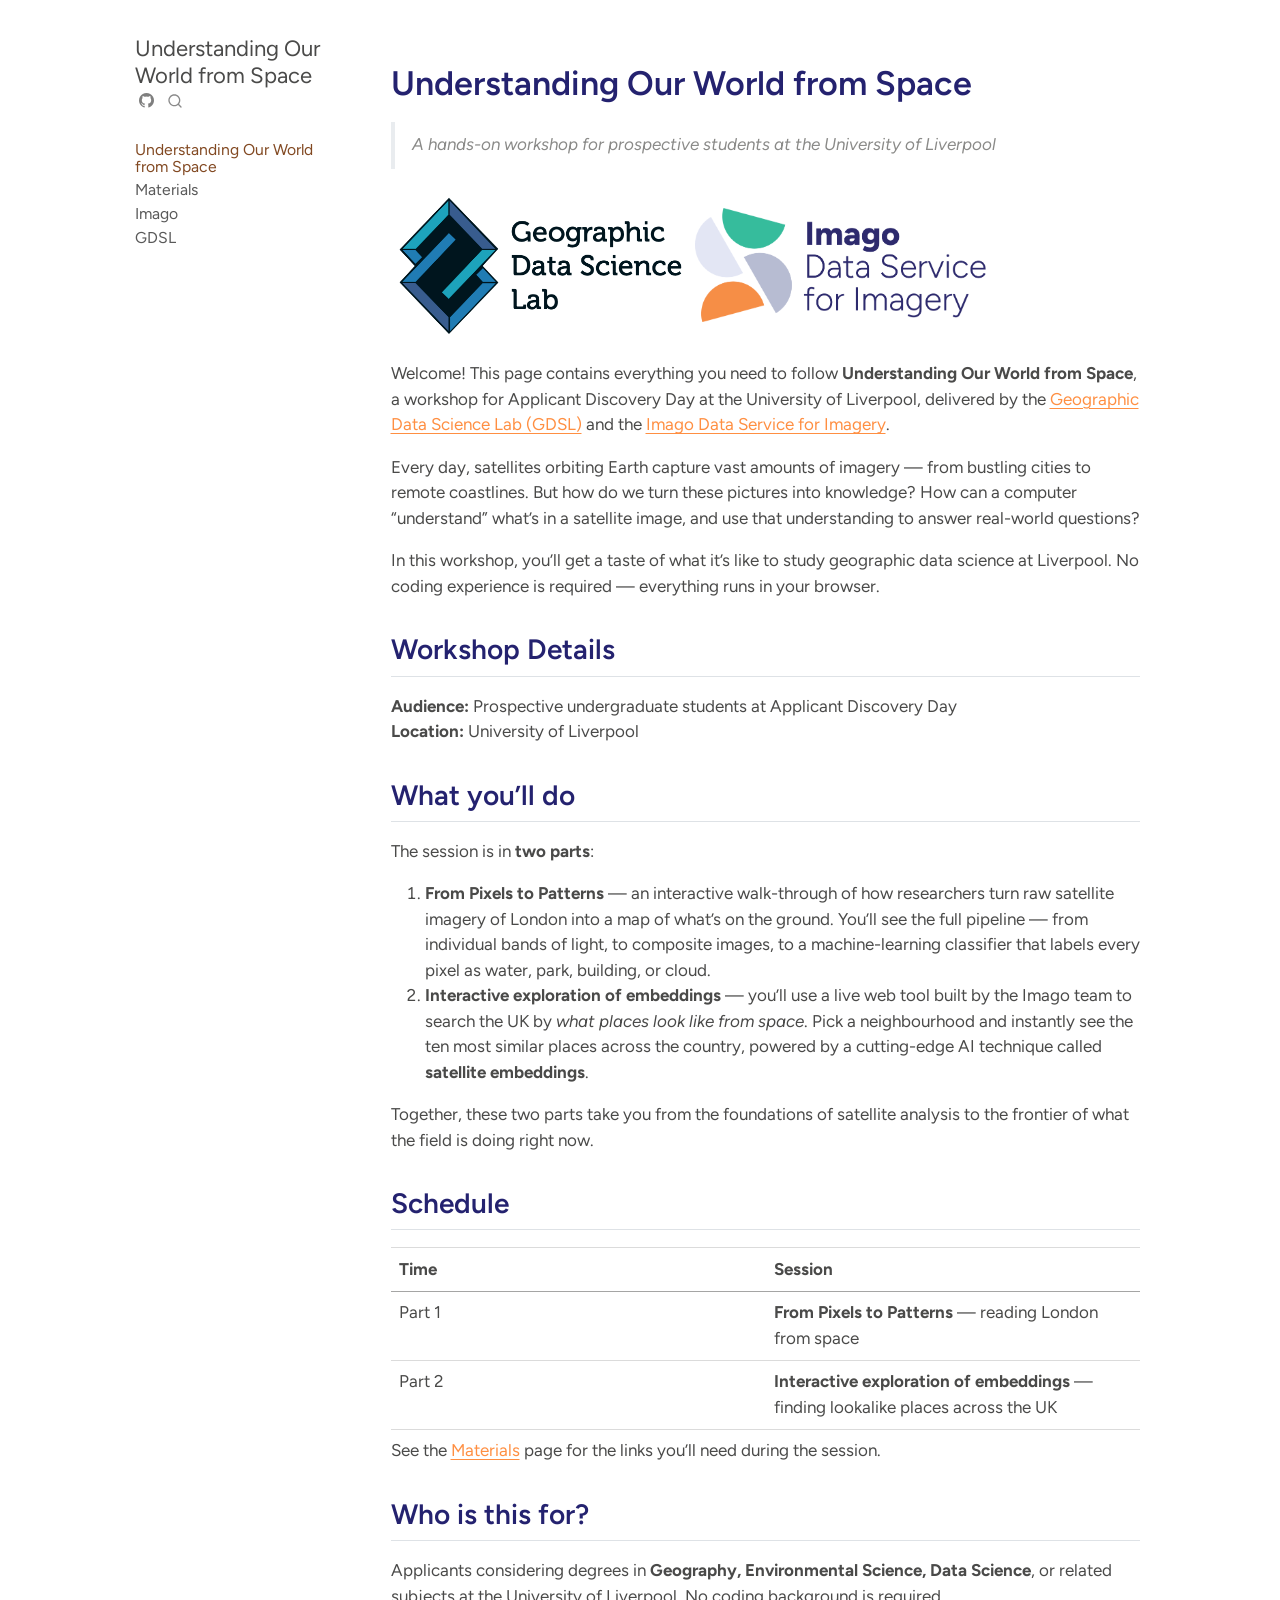
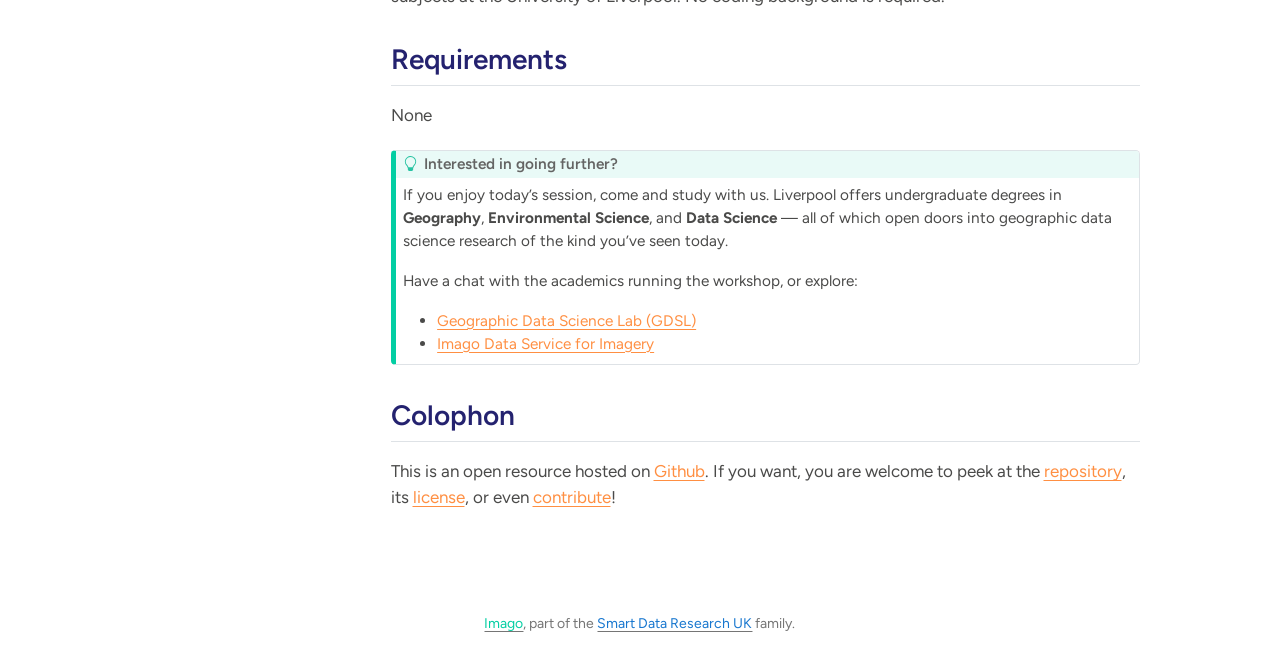
<file: docs/index.html>
<!DOCTYPE html>
<html xmlns="http://www.w3.org/1999/xhtml" lang="en" xml:lang="en"><head>

<meta charset="utf-8">
<meta name="generator" content="quarto-1.9.37">

<meta name="viewport" content="width=device-width, initial-scale=1.0, user-scalable=yes">


<title>Understanding Our World from Space</title>
<style>
/* Default styles provided by pandoc.
** See https://pandoc.org/MANUAL.html#variables-for-html for config info.
*/
code{white-space: pre-wrap;}
span.smallcaps{font-variant: small-caps;}
div.columns{display: flex; gap: min(4vw, 1.5em);}
div.column{flex: auto; overflow-x: auto;}
div.hanging-indent{margin-left: 1.5em; text-indent: -1.5em;}
ul.task-list{list-style: none;}
ul.task-list li input[type="checkbox"] {
  width: 0.8em;
  margin: 0 0.8em 0.2em -1em; /* quarto-specific, see https://github.com/quarto-dev/quarto-cli/issues/4556 */ 
  vertical-align: middle;
}
</style>


<script src="site_libs/quarto-nav/quarto-nav.js"></script>
<script src="site_libs/quarto-nav/headroom.min.js"></script>
<script src="site_libs/clipboard/clipboard.min.js"></script>
<script src="site_libs/quarto-search/autocomplete.umd.js"></script>
<script src="site_libs/quarto-search/fuse.min.js"></script>
<script src="site_libs/quarto-search/quarto-search.js"></script>
<meta name="quarto:offset" content="./">
<script src="site_libs/quarto-html/quarto.js" type="module"></script>
<script src="site_libs/quarto-html/tabsets/tabsets.js" type="module"></script>
<script src="site_libs/quarto-html/popper.min.js"></script>
<script src="site_libs/quarto-html/tippy.umd.min.js"></script>
<script src="site_libs/quarto-html/anchor.min.js"></script>
<link href="site_libs/quarto-html/tippy.css" rel="stylesheet">
<link href="site_libs/quarto-html/quarto-syntax-highlighting-7f8f88aac4f3542376d5c11b86a4c14d.css" rel="stylesheet" id="quarto-text-highlighting-styles">
<script src="site_libs/bootstrap/bootstrap.min.js"></script>
<link href="site_libs/bootstrap/bootstrap-icons.css" rel="stylesheet">
<link href="site_libs/bootstrap/bootstrap-9da0a69d09758582f7bec5a88b095657.min.css" rel="stylesheet" append-hash="true" id="quarto-bootstrap" data-mode="light">
<script id="quarto-search-options" type="application/json">{
  "location": "sidebar",
  "copy-button": false,
  "collapse-after": 3,
  "panel-placement": "start",
  "type": "overlay",
  "limit": 50,
  "keyboard-shortcut": [
    "f",
    "/",
    "s"
  ],
  "language": {
    "search-no-results-text": "No results",
    "search-matching-documents-text": "matching documents",
    "search-copy-link-title": "Copy link to search",
    "search-hide-matches-text": "Hide additional matches",
    "search-more-match-text": "more match in this document",
    "search-more-matches-text": "more matches in this document",
    "search-clear-button-title": "Clear",
    "search-text-placeholder": "",
    "search-detached-cancel-button-title": "Cancel",
    "search-submit-button-title": "Submit",
    "search-label": "Search"
  }
}</script>
<script defer="" src="https://events.imago.ac.uk/script.js" data-website-id="1d384e7c-c043-45bd-9404-abb364ffe9e0"></script>


</head>

<body class="nav-sidebar floating fullcontent quarto-light">

<div id="quarto-search-results"></div>
  <header id="quarto-header" class="headroom fixed-top">
  <nav class="quarto-secondary-nav">
    <div class="container-fluid d-flex">
      <button type="button" class="quarto-btn-toggle btn" data-bs-toggle="collapse" role="button" data-bs-target=".quarto-sidebar-collapse-item" aria-controls="quarto-sidebar" aria-expanded="false" aria-label="Toggle sidebar navigation" onclick="if (window.quartoToggleHeadroom) { window.quartoToggleHeadroom(); }">
        <i class="bi bi-layout-text-sidebar-reverse"></i>
      </button>
        <nav class="quarto-page-breadcrumbs" aria-label="breadcrumb"><ol class="breadcrumb"><li class="breadcrumb-item"><a href="./index.html">Understanding Our World from Space</a></li></ol></nav>
        <a class="flex-grow-1" role="navigation" data-bs-toggle="collapse" data-bs-target=".quarto-sidebar-collapse-item" aria-controls="quarto-sidebar" aria-expanded="false" aria-label="Toggle sidebar navigation" onclick="if (window.quartoToggleHeadroom) { window.quartoToggleHeadroom(); }">      
        </a>
      <button type="button" class="btn quarto-search-button" aria-label="Search" onclick="window.quartoOpenSearch();">
        <i class="bi bi-search"></i>
      </button>
    </div>
  </nav>
</header>
<!-- content -->
<div id="quarto-content" class="quarto-container page-columns page-rows-contents page-layout-article">
<!-- sidebar -->
  <nav id="quarto-sidebar" class="sidebar collapse collapse-horizontal quarto-sidebar-collapse-item sidebar-navigation floating overflow-auto">
    <div class="pt-lg-2 mt-2 text-left sidebar-header">
    <div class="sidebar-title mb-0 py-0">
      <a href="./">Understanding Our World from Space</a> 
        <div class="sidebar-tools-main">
    <a href="https://github.com/Imago-SDRUK/ADD_from_space" title="" class="quarto-navigation-tool px-1" aria-label=""><i class="bi bi-github"></i></a>
    <div id="quarto-search" class="quarto-navigation-tool px-1" title="Search"></div>
</div>
    </div>
      </div>
    <div class="sidebar-menu-container"> 
    <ul class="list-unstyled mt-1">
        <li class="sidebar-item">
  <div class="sidebar-item-container"> 
  <a href="./index.html" class="sidebar-item-text sidebar-link active">
 <span class="menu-text">Understanding Our World from Space</span></a>
  </div>
</li>
        <li class="sidebar-item">
  <div class="sidebar-item-container"> 
  <a href="./materials.html" class="sidebar-item-text sidebar-link">
 <span class="menu-text">Materials</span></a>
  </div>
</li>
        <li class="sidebar-item">
  <div class="sidebar-item-container"> 
  <a href="https://imago.ac.uk" class="sidebar-item-text sidebar-link">
 <span class="menu-text">Imago</span></a>
  </div>
</li>
        <li class="sidebar-item">
  <div class="sidebar-item-container"> 
  <a href="https://liverpool.ac.uk/geographic-data-science" class="sidebar-item-text sidebar-link">
 <span class="menu-text">GDSL</span></a>
  </div>
</li>
    </ul>
    </div>
</nav>
<div id="quarto-sidebar-glass" class="quarto-sidebar-collapse-item" data-bs-toggle="collapse" data-bs-target=".quarto-sidebar-collapse-item"></div>
<!-- margin-sidebar -->
    
<!-- main -->
<main class="content" id="quarto-document-content"><header id="title-block-header" class="quarto-title-block"></header>




<section id="understanding-our-world-from-space" class="level1">
<h1>Understanding Our World from Space</h1>
<blockquote class="blockquote">
<p><em>A hands-on workshop for prospective students at the University of Liverpool</em></p>
</blockquote>
<p><a href="https://liverpool.ac.uk/geographic-data-science"><img src="assets/gds_logo_1.png" alt="Imago Logo" width="300"></a> <a href="https://imago.ac.uk"><img src="assets/Imago-logo.png" alt="Imago Logo" width="300"></a></p>
<p>Welcome! This page contains everything you need to follow <strong>Understanding Our World from Space</strong>, a workshop for Applicant Discovery Day at the University of Liverpool, delivered by the <a href="https://www.liverpool.ac.uk/geographic-data-science/">Geographic Data Science Lab (GDSL)</a> and the <a href="https://imago.ac.uk/">Imago Data Service for Imagery</a>.</p>
<p>Every day, satellites orbiting Earth capture vast amounts of imagery — from bustling cities to remote coastlines. But how do we turn these pictures into knowledge? How can a computer “understand” what’s in a satellite image, and use that understanding to answer real-world questions?</p>
<p>In this workshop, you’ll get a taste of what it’s like to study geographic data science at Liverpool. No coding experience is required — everything runs in your browser.</p>
<section id="workshop-details" class="level2">
<h2 class="anchored" data-anchor-id="workshop-details">Workshop Details</h2>
<p><strong>Audience:</strong> Prospective undergraduate students at Applicant Discovery Day<br>
<strong>Location:</strong> University of Liverpool</p>
</section>
<section id="what-youll-do" class="level2">
<h2 class="anchored" data-anchor-id="what-youll-do">What you’ll do</h2>
<p>The session is in <strong>two parts</strong>:</p>
<ol type="1">
<li><strong>From Pixels to Patterns</strong> — an interactive walk-through of how researchers turn raw satellite imagery of London into a map of what’s on the ground. You’ll see the full pipeline — from individual bands of light, to composite images, to a machine-learning classifier that labels every pixel as water, park, building, or cloud.</li>
<li><strong>Interactive exploration of embeddings</strong> — you’ll use a live web tool built by the Imago team to search the UK by <em>what places look like from space</em>. Pick a neighbourhood and instantly see the ten most similar places across the country, powered by a cutting-edge AI technique called <strong>satellite embeddings</strong>.</li>
</ol>
<p>Together, these two parts take you from the foundations of satellite analysis to the frontier of what the field is doing right now.</p>
</section>
<section id="schedule" class="level2">
<h2 class="anchored" data-anchor-id="schedule">Schedule</h2>
<table class="caption-top table">
<colgroup>
<col style="width: 50%">
<col style="width: 50%">
</colgroup>
<thead>
<tr class="header">
<th>Time</th>
<th>Session</th>
</tr>
</thead>
<tbody>
<tr class="odd">
<td>Part 1</td>
<td><strong>From Pixels to Patterns</strong> — reading London from space</td>
</tr>
<tr class="even">
<td>Part 2</td>
<td><strong>Interactive exploration of embeddings</strong> — finding lookalike places across the UK</td>
</tr>
</tbody>
</table>
<p>See the <a href="./materials.html">Materials</a> page for the links you’ll need during the session.</p>
</section>
<section id="who-is-this-for" class="level2">
<h2 class="anchored" data-anchor-id="who-is-this-for">Who is this for?</h2>
<p>Applicants considering degrees in <strong>Geography, Environmental Science, Data Science</strong>, or related subjects at the University of Liverpool. No coding background is required.</p>
</section>
<section id="requirements" class="level2">
<h2 class="anchored" data-anchor-id="requirements">Requirements</h2>
<p>None</p>
<div class="callout callout-style-default callout-tip callout-titled">
<div class="callout-header d-flex align-content-center">
<div class="callout-icon-container">
<i class="callout-icon"></i>
</div>
<div class="callout-title-container flex-fill">
<span class="screen-reader-only">Tip</span>Interested in going further?
</div>
</div>
<div class="callout-body-container callout-body">
<p>If you enjoy today’s session, come and study with us. Liverpool offers undergraduate degrees in <strong>Geography</strong>, <strong>Environmental Science</strong>, and <strong>Data Science</strong> — all of which open doors into geographic data science research of the kind you’ve seen today.</p>
<p>Have a chat with the academics running the workshop, or explore:</p>
<ul>
<li><a href="https://gdsl-ul.github.io/">Geographic Data Science Lab (GDSL)</a></li>
<li><a href="https://imago.ac.uk/">Imago Data Service for Imagery</a></li>
</ul>
</div>
</div>
</section>
<section id="colophon" class="level2">
<h2 class="anchored" data-anchor-id="colophon">Colophon</h2>
<p>This is an open resource hosted on <a href="https://github.com/Imago-SDRUK/ADD_from_space">Github</a>. If you want, you are welcome to peek at the <a href="https://github.com/Imago-SDRUK/ADD_from_space">repository</a>, its <a href="LICENSE">license</a>, or even <a href="./CONTRIBUTING.html">contribute</a>!</p>


</section>
</section>

</main> <!-- /main -->
<script id="quarto-html-after-body" type="application/javascript">
  window.document.addEventListener("DOMContentLoaded", function (event) {
    const icon = "";
    const anchorJS = new window.AnchorJS();
    anchorJS.options = {
      placement: 'right',
      icon: icon
    };
    anchorJS.add('.anchored');
    const isCodeAnnotation = (el) => {
      for (const clz of el.classList) {
        if (clz.startsWith('code-annotation-')) {                     
          return true;
        }
      }
      return false;
    }
    const onCopySuccess = function(e) {
      // button target
      const button = e.trigger;
      // don't keep focus
      button.blur();
      // flash "checked"
      button.classList.add('code-copy-button-checked');
      var currentTitle = button.getAttribute("title");
      button.setAttribute("title", "Copied!");
      let tooltip;
      if (window.bootstrap) {
        button.setAttribute("data-bs-toggle", "tooltip");
        button.setAttribute("data-bs-placement", "left");
        button.setAttribute("data-bs-title", "Copied!");
        tooltip = new bootstrap.Tooltip(button, 
          { trigger: "manual", 
            customClass: "code-copy-button-tooltip",
            offset: [0, -8]});
        tooltip.show();    
      }
      setTimeout(function() {
        if (tooltip) {
          tooltip.hide();
          button.removeAttribute("data-bs-title");
          button.removeAttribute("data-bs-toggle");
          button.removeAttribute("data-bs-placement");
        }
        button.setAttribute("title", currentTitle);
        button.classList.remove('code-copy-button-checked');
      }, 1000);
      // clear code selection
      e.clearSelection();
    }
    const getTextToCopy = function(trigger) {
      const outerScaffold = trigger.parentElement.cloneNode(true);
      const codeEl = outerScaffold.querySelector('code');
      for (const childEl of codeEl.children) {
        if (isCodeAnnotation(childEl)) {
          childEl.remove();
        }
      }
      return codeEl.innerText;
    }
    const clipboard = new window.ClipboardJS('.code-copy-button:not([data-in-quarto-modal])', {
      text: getTextToCopy
    });
    clipboard.on('success', onCopySuccess);
    if (window.document.getElementById('quarto-embedded-source-code-modal')) {
      const clipboardModal = new window.ClipboardJS('.code-copy-button[data-in-quarto-modal]', {
        text: getTextToCopy,
        container: window.document.getElementById('quarto-embedded-source-code-modal')
      });
      clipboardModal.on('success', onCopySuccess);
    }
      var localhostRegex = new RegExp(/^(?:http|https):\/\/localhost\:?[0-9]*\//);
      var mailtoRegex = new RegExp(/^mailto:/);
        var filterRegex = new RegExp('/' + window.location.host + '/');
      var isInternal = (href) => {
          return filterRegex.test(href) || localhostRegex.test(href) || mailtoRegex.test(href);
      }
      // Inspect non-navigation links and adorn them if external
     var links = window.document.querySelectorAll('a[href]:not(.nav-link):not(.navbar-brand):not(.toc-action):not(.sidebar-link):not(.sidebar-item-toggle):not(.pagination-link):not(.no-external):not([aria-hidden]):not(.dropdown-item):not(.quarto-navigation-tool):not(.about-link)');
      for (var i=0; i<links.length; i++) {
        const link = links[i];
        if (!isInternal(link.href)) {
          // undo the damage that might have been done by quarto-nav.js in the case of
          // links that we want to consider external
          if (link.dataset.originalHref !== undefined) {
            link.href = link.dataset.originalHref;
          }
        }
      }
    function tippyHover(el, contentFn, onTriggerFn, onUntriggerFn) {
      const config = {
        allowHTML: true,
        maxWidth: 500,
        delay: 100,
        arrow: false,
        appendTo: function(el) {
            return el.parentElement;
        },
        interactive: true,
        interactiveBorder: 10,
        theme: 'quarto',
        placement: 'bottom-start',
      };
      if (contentFn) {
        config.content = contentFn;
      }
      if (onTriggerFn) {
        config.onTrigger = onTriggerFn;
      }
      if (onUntriggerFn) {
        config.onUntrigger = onUntriggerFn;
      }
      window.tippy(el, config); 
    }
    const noterefs = window.document.querySelectorAll('a[role="doc-noteref"]');
    for (var i=0; i<noterefs.length; i++) {
      const ref = noterefs[i];
      tippyHover(ref, function() {
        // use id or data attribute instead here
        let href = ref.getAttribute('data-footnote-href') || ref.getAttribute('href');
        try { href = new URL(href).hash; } catch {}
        const id = href.replace(/^#\/?/, "");
        const note = window.document.getElementById(id);
        if (note) {
          return note.innerHTML;
        } else {
          return "";
        }
      });
    }
    const xrefs = window.document.querySelectorAll('a.quarto-xref');
    const processXRef = (id, note) => {
      // Strip column container classes
      const stripColumnClz = (el) => {
        el.classList.remove("page-full", "page-columns");
        if (el.children) {
          for (const child of el.children) {
            stripColumnClz(child);
          }
        }
      }
      stripColumnClz(note)
      if (id === null || id.startsWith('sec-')) {
        // Special case sections, only their first couple elements
        const container = document.createElement("div");
        if (note.children && note.children.length > 2) {
          container.appendChild(note.children[0].cloneNode(true));
          for (let i = 1; i < note.children.length; i++) {
            const child = note.children[i];
            if (child.tagName === "P" && child.innerText === "") {
              continue;
            } else {
              container.appendChild(child.cloneNode(true));
              break;
            }
          }
          if (window.Quarto?.typesetMath) {
            window.Quarto.typesetMath(container);
          }
          return container.innerHTML
        } else {
          if (window.Quarto?.typesetMath) {
            window.Quarto.typesetMath(note);
          }
          return note.innerHTML;
        }
      } else {
        // Remove any anchor links if they are present
        const anchorLink = note.querySelector('a.anchorjs-link');
        if (anchorLink) {
          anchorLink.remove();
        }
        if (window.Quarto?.typesetMath) {
          window.Quarto.typesetMath(note);
        }
        if (note.classList.contains("callout")) {
          return note.outerHTML;
        } else {
          return note.innerHTML;
        }
      }
    }
    for (var i=0; i<xrefs.length; i++) {
      const xref = xrefs[i];
      tippyHover(xref, undefined, function(instance) {
        instance.disable();
        let url = xref.getAttribute('href');
        let hash = undefined; 
        if (url.startsWith('#')) {
          hash = url;
        } else {
          try { hash = new URL(url).hash; } catch {}
        }
        if (hash) {
          const id = hash.replace(/^#\/?/, "");
          const note = window.document.getElementById(id);
          if (note !== null) {
            try {
              const html = processXRef(id, note.cloneNode(true));
              instance.setContent(html);
            } finally {
              instance.enable();
              instance.show();
            }
          } else {
            // See if we can fetch this
            fetch(url.split('#')[0])
            .then(res => res.text())
            .then(html => {
              const parser = new DOMParser();
              const htmlDoc = parser.parseFromString(html, "text/html");
              const note = htmlDoc.getElementById(id);
              if (note !== null) {
                const html = processXRef(id, note);
                instance.setContent(html);
              } 
            }).finally(() => {
              instance.enable();
              instance.show();
            });
          }
        } else {
          // See if we can fetch a full url (with no hash to target)
          // This is a special case and we should probably do some content thinning / targeting
          fetch(url)
          .then(res => res.text())
          .then(html => {
            const parser = new DOMParser();
            const htmlDoc = parser.parseFromString(html, "text/html");
            const note = htmlDoc.querySelector('main.content');
            if (note !== null) {
              // This should only happen for chapter cross references
              // (since there is no id in the URL)
              // remove the first header
              if (note.children.length > 0 && note.children[0].tagName === "HEADER") {
                note.children[0].remove();
              }
              const html = processXRef(null, note);
              instance.setContent(html);
            } 
          }).finally(() => {
            instance.enable();
            instance.show();
          });
        }
      }, function(instance) {
      });
    }
        let selectedAnnoteEl;
        const selectorForAnnotation = ( cell, annotation) => {
          let cellAttr = 'data-code-cell="' + cell + '"';
          let lineAttr = 'data-code-annotation="' +  annotation + '"';
          const selector = 'span[' + cellAttr + '][' + lineAttr + ']';
          return selector;
        }
        const selectCodeLines = (annoteEl) => {
          const doc = window.document;
          const targetCell = annoteEl.getAttribute("data-target-cell");
          const targetAnnotation = annoteEl.getAttribute("data-target-annotation");
          const annoteSpan = window.document.querySelector(selectorForAnnotation(targetCell, targetAnnotation));
          const lines = annoteSpan.getAttribute("data-code-lines").split(",");
          const lineIds = lines.map((line) => {
            return targetCell + "-" + line;
          })
          let top = null;
          let height = null;
          let parent = null;
          if (lineIds.length > 0) {
              //compute the position of the single el (top and bottom and make a div)
              const el = window.document.getElementById(lineIds[0]);
              top = el.offsetTop;
              height = el.offsetHeight;
              parent = el.parentElement.parentElement;
            if (lineIds.length > 1) {
              const lastEl = window.document.getElementById(lineIds[lineIds.length - 1]);
              const bottom = lastEl.offsetTop + lastEl.offsetHeight;
              height = bottom - top;
            }
            if (top !== null && height !== null && parent !== null) {
              // cook up a div (if necessary) and position it 
              let div = window.document.getElementById("code-annotation-line-highlight");
              if (div === null) {
                div = window.document.createElement("div");
                div.setAttribute("id", "code-annotation-line-highlight");
                div.style.position = 'absolute';
                parent.appendChild(div);
              }
              div.style.top = top - 2 + "px";
              div.style.height = height + 4 + "px";
              div.style.left = 0;
              let gutterDiv = window.document.getElementById("code-annotation-line-highlight-gutter");
              if (gutterDiv === null) {
                gutterDiv = window.document.createElement("div");
                gutterDiv.setAttribute("id", "code-annotation-line-highlight-gutter");
                gutterDiv.style.position = 'absolute';
                const codeCell = window.document.getElementById(targetCell);
                const gutter = codeCell.querySelector('.code-annotation-gutter');
                gutter.appendChild(gutterDiv);
              }
              gutterDiv.style.top = top - 2 + "px";
              gutterDiv.style.height = height + 4 + "px";
            }
            selectedAnnoteEl = annoteEl;
          }
        };
        const unselectCodeLines = () => {
          const elementsIds = ["code-annotation-line-highlight", "code-annotation-line-highlight-gutter"];
          elementsIds.forEach((elId) => {
            const div = window.document.getElementById(elId);
            if (div) {
              div.remove();
            }
          });
          selectedAnnoteEl = undefined;
        };
          // Handle positioning of the toggle
      window.addEventListener(
        "resize",
        throttle(() => {
          elRect = undefined;
          if (selectedAnnoteEl) {
            selectCodeLines(selectedAnnoteEl);
          }
        }, 10)
      );
      function throttle(fn, ms) {
      let throttle = false;
      let timer;
        return (...args) => {
          if(!throttle) { // first call gets through
              fn.apply(this, args);
              throttle = true;
          } else { // all the others get throttled
              if(timer) clearTimeout(timer); // cancel #2
              timer = setTimeout(() => {
                fn.apply(this, args);
                timer = throttle = false;
              }, ms);
          }
        };
      }
        // Attach click handler to the DT
        const annoteDls = window.document.querySelectorAll('dt[data-target-cell]');
        for (const annoteDlNode of annoteDls) {
          annoteDlNode.addEventListener('click', (event) => {
            const clickedEl = event.target;
            if (clickedEl !== selectedAnnoteEl) {
              unselectCodeLines();
              const activeEl = window.document.querySelector('dt[data-target-cell].code-annotation-active');
              if (activeEl) {
                activeEl.classList.remove('code-annotation-active');
              }
              selectCodeLines(clickedEl);
              clickedEl.classList.add('code-annotation-active');
            } else {
              // Unselect the line
              unselectCodeLines();
              clickedEl.classList.remove('code-annotation-active');
            }
          });
        }
    const findCites = (el) => {
      const parentEl = el.parentElement;
      if (parentEl) {
        const cites = parentEl.dataset.cites;
        if (cites) {
          return {
            el,
            cites: cites.split(' ')
          };
        } else {
          return findCites(el.parentElement)
        }
      } else {
        return undefined;
      }
    };
    var bibliorefs = window.document.querySelectorAll('a[role="doc-biblioref"]');
    for (var i=0; i<bibliorefs.length; i++) {
      const ref = bibliorefs[i];
      const citeInfo = findCites(ref);
      if (citeInfo) {
        tippyHover(citeInfo.el, function() {
          var popup = window.document.createElement('div');
          citeInfo.cites.forEach(function(cite) {
            var citeDiv = window.document.createElement('div');
            citeDiv.classList.add('hanging-indent');
            citeDiv.classList.add('csl-entry');
            var biblioDiv = window.document.getElementById('ref-' + cite);
            if (biblioDiv) {
              citeDiv.innerHTML = biblioDiv.innerHTML;
            }
            popup.appendChild(citeDiv);
          });
          return popup.innerHTML;
        });
      }
    }
  });
  </script>
</div> <!-- /content -->
<footer class="footer">
  <div class="nav-footer">
    <div class="nav-footer-left">
      &nbsp;
    </div>   
    <div class="nav-footer-center">
<p><a href="https://imago.ac.uk"><span class="green">Imago</span></a>, part of the <a href="https://www.sdruk.ukri.org/"><span class="blue">Smart Data Research UK</span></a> family.</p>
</div>
    <div class="nav-footer-right">
      &nbsp;
    </div>
  </div>
</footer>




</body></html>
</file>
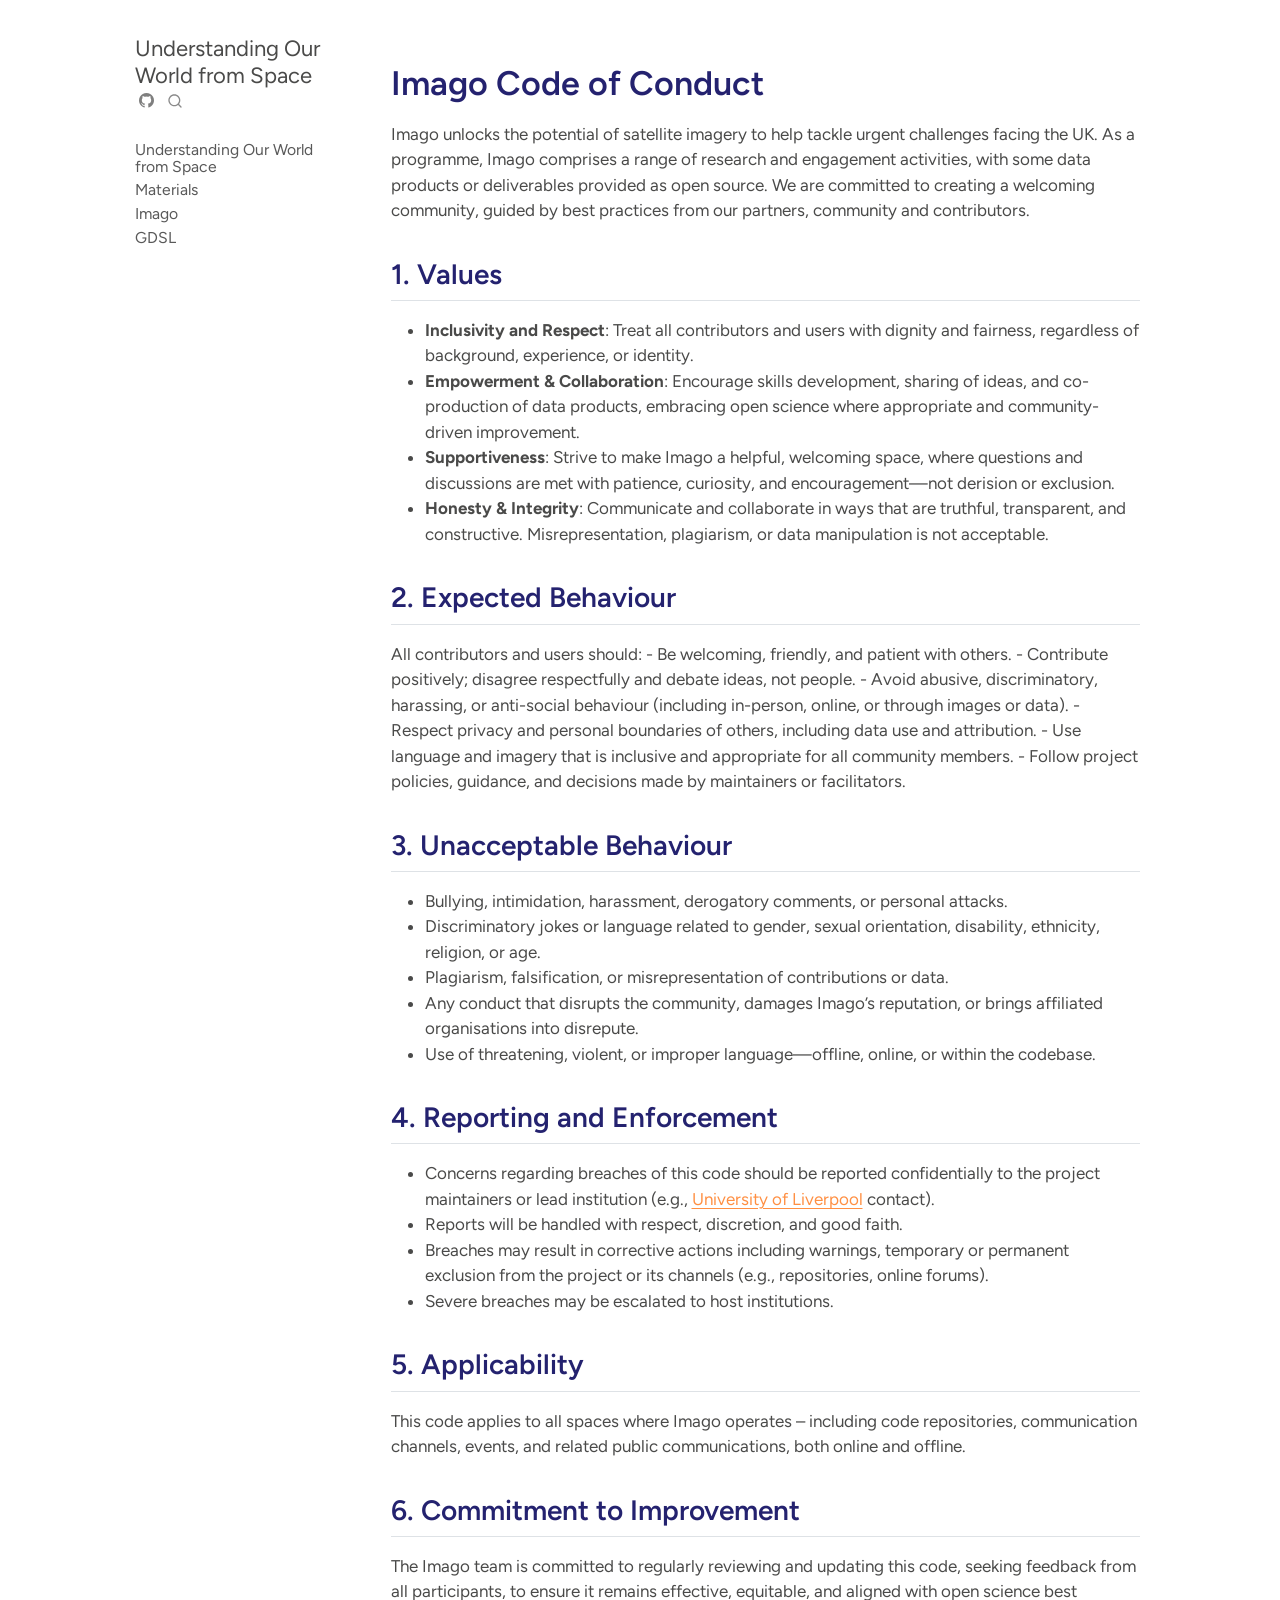
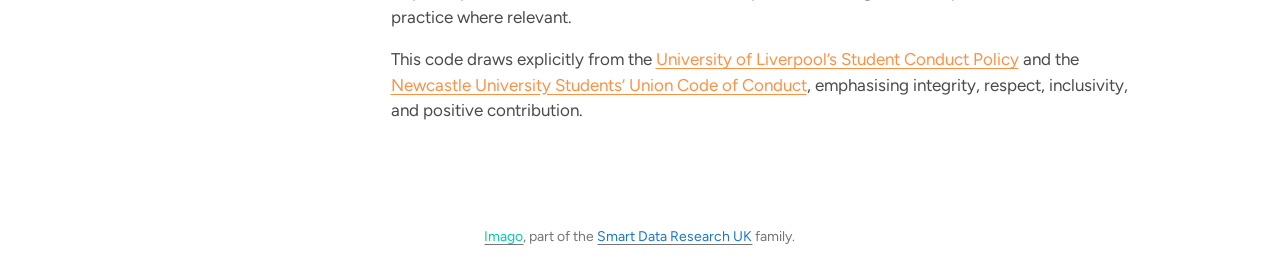
<file: docs/CODE_OF_CONDUCT.html>
<!DOCTYPE html>
<html xmlns="http://www.w3.org/1999/xhtml" lang="en" xml:lang="en"><head>

<meta charset="utf-8">
<meta name="generator" content="quarto-1.9.37">

<meta name="viewport" content="width=device-width, initial-scale=1.0, user-scalable=yes">


<title>code_of_conduct – Understanding Our World from Space</title>
<style>
/* Default styles provided by pandoc.
** See https://pandoc.org/MANUAL.html#variables-for-html for config info.
*/
code{white-space: pre-wrap;}
span.smallcaps{font-variant: small-caps;}
div.columns{display: flex; gap: min(4vw, 1.5em);}
div.column{flex: auto; overflow-x: auto;}
div.hanging-indent{margin-left: 1.5em; text-indent: -1.5em;}
ul.task-list{list-style: none;}
ul.task-list li input[type="checkbox"] {
  width: 0.8em;
  margin: 0 0.8em 0.2em -1em; /* quarto-specific, see https://github.com/quarto-dev/quarto-cli/issues/4556 */ 
  vertical-align: middle;
}
</style>


<script src="site_libs/quarto-nav/quarto-nav.js"></script>
<script src="site_libs/quarto-nav/headroom.min.js"></script>
<script src="site_libs/clipboard/clipboard.min.js"></script>
<script src="site_libs/quarto-search/autocomplete.umd.js"></script>
<script src="site_libs/quarto-search/fuse.min.js"></script>
<script src="site_libs/quarto-search/quarto-search.js"></script>
<meta name="quarto:offset" content="./">
<script src="site_libs/quarto-html/quarto.js" type="module"></script>
<script src="site_libs/quarto-html/tabsets/tabsets.js" type="module"></script>
<script src="site_libs/quarto-html/popper.min.js"></script>
<script src="site_libs/quarto-html/tippy.umd.min.js"></script>
<script src="site_libs/quarto-html/anchor.min.js"></script>
<link href="site_libs/quarto-html/tippy.css" rel="stylesheet">
<link href="site_libs/quarto-html/quarto-syntax-highlighting-7f8f88aac4f3542376d5c11b86a4c14d.css" rel="stylesheet" id="quarto-text-highlighting-styles">
<script src="site_libs/bootstrap/bootstrap.min.js"></script>
<link href="site_libs/bootstrap/bootstrap-icons.css" rel="stylesheet">
<link href="site_libs/bootstrap/bootstrap-9da0a69d09758582f7bec5a88b095657.min.css" rel="stylesheet" append-hash="true" id="quarto-bootstrap" data-mode="light">
<script id="quarto-search-options" type="application/json">{
  "location": "sidebar",
  "copy-button": false,
  "collapse-after": 3,
  "panel-placement": "start",
  "type": "overlay",
  "limit": 50,
  "keyboard-shortcut": [
    "f",
    "/",
    "s"
  ],
  "language": {
    "search-no-results-text": "No results",
    "search-matching-documents-text": "matching documents",
    "search-copy-link-title": "Copy link to search",
    "search-hide-matches-text": "Hide additional matches",
    "search-more-match-text": "more match in this document",
    "search-more-matches-text": "more matches in this document",
    "search-clear-button-title": "Clear",
    "search-text-placeholder": "",
    "search-detached-cancel-button-title": "Cancel",
    "search-submit-button-title": "Submit",
    "search-label": "Search"
  }
}</script>
<script defer="" src="https://events.imago.ac.uk/script.js" data-website-id="1d384e7c-c043-45bd-9404-abb364ffe9e0"></script>


</head>

<body class="nav-sidebar floating fullcontent quarto-light">

<div id="quarto-search-results"></div>
  <header id="quarto-header" class="headroom fixed-top">
  <nav class="quarto-secondary-nav">
    <div class="container-fluid d-flex">
      <button type="button" class="quarto-btn-toggle btn" data-bs-toggle="collapse" role="button" data-bs-target=".quarto-sidebar-collapse-item" aria-controls="quarto-sidebar" aria-expanded="false" aria-label="Toggle sidebar navigation" onclick="if (window.quartoToggleHeadroom) { window.quartoToggleHeadroom(); }">
        <i class="bi bi-layout-text-sidebar-reverse"></i>
      </button>
        <nav class="quarto-page-breadcrumbs" aria-label="breadcrumb"><ol class="breadcrumb"><li class="breadcrumb-item">
      Understanding Our World from Space
      </li></ol></nav>
        <a class="flex-grow-1" role="navigation" data-bs-toggle="collapse" data-bs-target=".quarto-sidebar-collapse-item" aria-controls="quarto-sidebar" aria-expanded="false" aria-label="Toggle sidebar navigation" onclick="if (window.quartoToggleHeadroom) { window.quartoToggleHeadroom(); }">      
        </a>
      <button type="button" class="btn quarto-search-button" aria-label="Search" onclick="window.quartoOpenSearch();">
        <i class="bi bi-search"></i>
      </button>
    </div>
  </nav>
</header>
<!-- content -->
<div id="quarto-content" class="quarto-container page-columns page-rows-contents page-layout-article">
<!-- sidebar -->
  <nav id="quarto-sidebar" class="sidebar collapse collapse-horizontal quarto-sidebar-collapse-item sidebar-navigation floating overflow-auto">
    <div class="pt-lg-2 mt-2 text-left sidebar-header">
    <div class="sidebar-title mb-0 py-0">
      <a href="./">Understanding Our World from Space</a> 
        <div class="sidebar-tools-main">
    <a href="https://github.com/Imago-SDRUK/ADD_from_space" title="" class="quarto-navigation-tool px-1" aria-label=""><i class="bi bi-github"></i></a>
    <div id="quarto-search" class="quarto-navigation-tool px-1" title="Search"></div>
</div>
    </div>
      </div>
    <div class="sidebar-menu-container"> 
    <ul class="list-unstyled mt-1">
        <li class="sidebar-item">
  <div class="sidebar-item-container"> 
  <a href="./index.html" class="sidebar-item-text sidebar-link">
 <span class="menu-text">Understanding Our World from Space</span></a>
  </div>
</li>
        <li class="sidebar-item">
  <div class="sidebar-item-container"> 
  <a href="./materials.html" class="sidebar-item-text sidebar-link">
 <span class="menu-text">Materials</span></a>
  </div>
</li>
        <li class="sidebar-item">
  <div class="sidebar-item-container"> 
  <a href="https://imago.ac.uk" class="sidebar-item-text sidebar-link">
 <span class="menu-text">Imago</span></a>
  </div>
</li>
        <li class="sidebar-item">
  <div class="sidebar-item-container"> 
  <a href="https://liverpool.ac.uk/geographic-data-science" class="sidebar-item-text sidebar-link">
 <span class="menu-text">GDSL</span></a>
  </div>
</li>
    </ul>
    </div>
</nav>
<div id="quarto-sidebar-glass" class="quarto-sidebar-collapse-item" data-bs-toggle="collapse" data-bs-target=".quarto-sidebar-collapse-item"></div>
<!-- margin-sidebar -->
    
<!-- main -->
<main class="content" id="quarto-document-content"><header id="title-block-header" class="quarto-title-block"></header>




<section id="imago-code-of-conduct" class="level1">
<h1>Imago Code of Conduct</h1>
<p>Imago unlocks the potential of satellite imagery to help tackle urgent challenges facing the UK. As a programme, Imago comprises a range of research and engagement activities, with some data products or deliverables provided as open source. We are committed to creating a welcoming community, guided by best practices from our partners, community and contributors.</p>
<section id="values" class="level2">
<h2 class="anchored" data-anchor-id="values">1. Values</h2>
<ul>
<li><strong>Inclusivity and Respect</strong>: Treat all contributors and users with dignity and fairness, regardless of background, experience, or identity.</li>
<li><strong>Empowerment &amp; Collaboration</strong>: Encourage skills development, sharing of ideas, and co-production of data products, embracing open science where appropriate and community-driven improvement.</li>
<li><strong>Supportiveness</strong>: Strive to make Imago a helpful, welcoming space, where questions and discussions are met with patience, curiosity, and encouragement—not derision or exclusion.</li>
<li><strong>Honesty &amp; Integrity</strong>: Communicate and collaborate in ways that are truthful, transparent, and constructive. Misrepresentation, plagiarism, or data manipulation is not acceptable.</li>
</ul>
</section>
<section id="expected-behaviour" class="level2">
<h2 class="anchored" data-anchor-id="expected-behaviour">2. Expected Behaviour</h2>
<p>All contributors and users should: - Be welcoming, friendly, and patient with others. - Contribute positively; disagree respectfully and debate ideas, not people. - Avoid abusive, discriminatory, harassing, or anti-social behaviour (including in-person, online, or through images or data). - Respect privacy and personal boundaries of others, including data use and attribution. - Use language and imagery that is inclusive and appropriate for all community members. - Follow project policies, guidance, and decisions made by maintainers or facilitators.</p>
</section>
<section id="unacceptable-behaviour" class="level2">
<h2 class="anchored" data-anchor-id="unacceptable-behaviour">3. Unacceptable Behaviour</h2>
<ul>
<li>Bullying, intimidation, harassment, derogatory comments, or personal attacks.</li>
<li>Discriminatory jokes or language related to gender, sexual orientation, disability, ethnicity, religion, or age.</li>
<li>Plagiarism, falsification, or misrepresentation of contributions or data.</li>
<li>Any conduct that disrupts the community, damages Imago’s reputation, or brings affiliated organisations into disrepute.</li>
<li>Use of threatening, violent, or improper language—offline, online, or within the codebase.</li>
</ul>
</section>
<section id="reporting-and-enforcement" class="level2">
<h2 class="anchored" data-anchor-id="reporting-and-enforcement">4. Reporting and Enforcement</h2>
<ul>
<li>Concerns regarding breaches of this code should be reported confidentially to the project maintainers or lead institution (e.g., <a href="https://www.liverpool.ac.uk/">University of Liverpool</a> contact).</li>
<li>Reports will be handled with respect, discretion, and good faith.</li>
<li>Breaches may result in corrective actions including warnings, temporary or permanent exclusion from the project or its channels (e.g., repositories, online forums).</li>
<li>Severe breaches may be escalated to host institutions.</li>
</ul>
</section>
<section id="applicability" class="level2">
<h2 class="anchored" data-anchor-id="applicability">5. Applicability</h2>
<p>This code applies to all spaces where Imago operates – including code repositories, communication channels, events, and related public communications, both online and offline.</p>
</section>
<section id="commitment-to-improvement" class="level2">
<h2 class="anchored" data-anchor-id="commitment-to-improvement">6. Commitment to Improvement</h2>
<p>The Imago team is committed to regularly reviewing and updating this code, seeking feedback from all participants, to ensure it remains effective, equitable, and aligned with open science best practice where relevant.</p>
<p>This code draws explicitly from the <a href="https://www.liverpool.ac.uk/student-administration/policies-procedures/code-of-conduct/">University of Liverpool’s Student Conduct Policy</a> and the <a href="https://www.nusu.co.uk/getinvolved/societies/codeofconduct/">Newcastle University Students’ Union Code of Conduct</a>, emphasising integrity, respect, inclusivity, and positive contribution.</p>


</section>
</section>

</main> <!-- /main -->
<script id="quarto-html-after-body" type="application/javascript">
  window.document.addEventListener("DOMContentLoaded", function (event) {
    const icon = "";
    const anchorJS = new window.AnchorJS();
    anchorJS.options = {
      placement: 'right',
      icon: icon
    };
    anchorJS.add('.anchored');
    const isCodeAnnotation = (el) => {
      for (const clz of el.classList) {
        if (clz.startsWith('code-annotation-')) {                     
          return true;
        }
      }
      return false;
    }
    const onCopySuccess = function(e) {
      // button target
      const button = e.trigger;
      // don't keep focus
      button.blur();
      // flash "checked"
      button.classList.add('code-copy-button-checked');
      var currentTitle = button.getAttribute("title");
      button.setAttribute("title", "Copied!");
      let tooltip;
      if (window.bootstrap) {
        button.setAttribute("data-bs-toggle", "tooltip");
        button.setAttribute("data-bs-placement", "left");
        button.setAttribute("data-bs-title", "Copied!");
        tooltip = new bootstrap.Tooltip(button, 
          { trigger: "manual", 
            customClass: "code-copy-button-tooltip",
            offset: [0, -8]});
        tooltip.show();    
      }
      setTimeout(function() {
        if (tooltip) {
          tooltip.hide();
          button.removeAttribute("data-bs-title");
          button.removeAttribute("data-bs-toggle");
          button.removeAttribute("data-bs-placement");
        }
        button.setAttribute("title", currentTitle);
        button.classList.remove('code-copy-button-checked');
      }, 1000);
      // clear code selection
      e.clearSelection();
    }
    const getTextToCopy = function(trigger) {
      const outerScaffold = trigger.parentElement.cloneNode(true);
      const codeEl = outerScaffold.querySelector('code');
      for (const childEl of codeEl.children) {
        if (isCodeAnnotation(childEl)) {
          childEl.remove();
        }
      }
      return codeEl.innerText;
    }
    const clipboard = new window.ClipboardJS('.code-copy-button:not([data-in-quarto-modal])', {
      text: getTextToCopy
    });
    clipboard.on('success', onCopySuccess);
    if (window.document.getElementById('quarto-embedded-source-code-modal')) {
      const clipboardModal = new window.ClipboardJS('.code-copy-button[data-in-quarto-modal]', {
        text: getTextToCopy,
        container: window.document.getElementById('quarto-embedded-source-code-modal')
      });
      clipboardModal.on('success', onCopySuccess);
    }
      var localhostRegex = new RegExp(/^(?:http|https):\/\/localhost\:?[0-9]*\//);
      var mailtoRegex = new RegExp(/^mailto:/);
        var filterRegex = new RegExp('/' + window.location.host + '/');
      var isInternal = (href) => {
          return filterRegex.test(href) || localhostRegex.test(href) || mailtoRegex.test(href);
      }
      // Inspect non-navigation links and adorn them if external
     var links = window.document.querySelectorAll('a[href]:not(.nav-link):not(.navbar-brand):not(.toc-action):not(.sidebar-link):not(.sidebar-item-toggle):not(.pagination-link):not(.no-external):not([aria-hidden]):not(.dropdown-item):not(.quarto-navigation-tool):not(.about-link)');
      for (var i=0; i<links.length; i++) {
        const link = links[i];
        if (!isInternal(link.href)) {
          // undo the damage that might have been done by quarto-nav.js in the case of
          // links that we want to consider external
          if (link.dataset.originalHref !== undefined) {
            link.href = link.dataset.originalHref;
          }
        }
      }
    function tippyHover(el, contentFn, onTriggerFn, onUntriggerFn) {
      const config = {
        allowHTML: true,
        maxWidth: 500,
        delay: 100,
        arrow: false,
        appendTo: function(el) {
            return el.parentElement;
        },
        interactive: true,
        interactiveBorder: 10,
        theme: 'quarto',
        placement: 'bottom-start',
      };
      if (contentFn) {
        config.content = contentFn;
      }
      if (onTriggerFn) {
        config.onTrigger = onTriggerFn;
      }
      if (onUntriggerFn) {
        config.onUntrigger = onUntriggerFn;
      }
      window.tippy(el, config); 
    }
    const noterefs = window.document.querySelectorAll('a[role="doc-noteref"]');
    for (var i=0; i<noterefs.length; i++) {
      const ref = noterefs[i];
      tippyHover(ref, function() {
        // use id or data attribute instead here
        let href = ref.getAttribute('data-footnote-href') || ref.getAttribute('href');
        try { href = new URL(href).hash; } catch {}
        const id = href.replace(/^#\/?/, "");
        const note = window.document.getElementById(id);
        if (note) {
          return note.innerHTML;
        } else {
          return "";
        }
      });
    }
    const xrefs = window.document.querySelectorAll('a.quarto-xref');
    const processXRef = (id, note) => {
      // Strip column container classes
      const stripColumnClz = (el) => {
        el.classList.remove("page-full", "page-columns");
        if (el.children) {
          for (const child of el.children) {
            stripColumnClz(child);
          }
        }
      }
      stripColumnClz(note)
      if (id === null || id.startsWith('sec-')) {
        // Special case sections, only their first couple elements
        const container = document.createElement("div");
        if (note.children && note.children.length > 2) {
          container.appendChild(note.children[0].cloneNode(true));
          for (let i = 1; i < note.children.length; i++) {
            const child = note.children[i];
            if (child.tagName === "P" && child.innerText === "") {
              continue;
            } else {
              container.appendChild(child.cloneNode(true));
              break;
            }
          }
          if (window.Quarto?.typesetMath) {
            window.Quarto.typesetMath(container);
          }
          return container.innerHTML
        } else {
          if (window.Quarto?.typesetMath) {
            window.Quarto.typesetMath(note);
          }
          return note.innerHTML;
        }
      } else {
        // Remove any anchor links if they are present
        const anchorLink = note.querySelector('a.anchorjs-link');
        if (anchorLink) {
          anchorLink.remove();
        }
        if (window.Quarto?.typesetMath) {
          window.Quarto.typesetMath(note);
        }
        if (note.classList.contains("callout")) {
          return note.outerHTML;
        } else {
          return note.innerHTML;
        }
      }
    }
    for (var i=0; i<xrefs.length; i++) {
      const xref = xrefs[i];
      tippyHover(xref, undefined, function(instance) {
        instance.disable();
        let url = xref.getAttribute('href');
        let hash = undefined; 
        if (url.startsWith('#')) {
          hash = url;
        } else {
          try { hash = new URL(url).hash; } catch {}
        }
        if (hash) {
          const id = hash.replace(/^#\/?/, "");
          const note = window.document.getElementById(id);
          if (note !== null) {
            try {
              const html = processXRef(id, note.cloneNode(true));
              instance.setContent(html);
            } finally {
              instance.enable();
              instance.show();
            }
          } else {
            // See if we can fetch this
            fetch(url.split('#')[0])
            .then(res => res.text())
            .then(html => {
              const parser = new DOMParser();
              const htmlDoc = parser.parseFromString(html, "text/html");
              const note = htmlDoc.getElementById(id);
              if (note !== null) {
                const html = processXRef(id, note);
                instance.setContent(html);
              } 
            }).finally(() => {
              instance.enable();
              instance.show();
            });
          }
        } else {
          // See if we can fetch a full url (with no hash to target)
          // This is a special case and we should probably do some content thinning / targeting
          fetch(url)
          .then(res => res.text())
          .then(html => {
            const parser = new DOMParser();
            const htmlDoc = parser.parseFromString(html, "text/html");
            const note = htmlDoc.querySelector('main.content');
            if (note !== null) {
              // This should only happen for chapter cross references
              // (since there is no id in the URL)
              // remove the first header
              if (note.children.length > 0 && note.children[0].tagName === "HEADER") {
                note.children[0].remove();
              }
              const html = processXRef(null, note);
              instance.setContent(html);
            } 
          }).finally(() => {
            instance.enable();
            instance.show();
          });
        }
      }, function(instance) {
      });
    }
        let selectedAnnoteEl;
        const selectorForAnnotation = ( cell, annotation) => {
          let cellAttr = 'data-code-cell="' + cell + '"';
          let lineAttr = 'data-code-annotation="' +  annotation + '"';
          const selector = 'span[' + cellAttr + '][' + lineAttr + ']';
          return selector;
        }
        const selectCodeLines = (annoteEl) => {
          const doc = window.document;
          const targetCell = annoteEl.getAttribute("data-target-cell");
          const targetAnnotation = annoteEl.getAttribute("data-target-annotation");
          const annoteSpan = window.document.querySelector(selectorForAnnotation(targetCell, targetAnnotation));
          const lines = annoteSpan.getAttribute("data-code-lines").split(",");
          const lineIds = lines.map((line) => {
            return targetCell + "-" + line;
          })
          let top = null;
          let height = null;
          let parent = null;
          if (lineIds.length > 0) {
              //compute the position of the single el (top and bottom and make a div)
              const el = window.document.getElementById(lineIds[0]);
              top = el.offsetTop;
              height = el.offsetHeight;
              parent = el.parentElement.parentElement;
            if (lineIds.length > 1) {
              const lastEl = window.document.getElementById(lineIds[lineIds.length - 1]);
              const bottom = lastEl.offsetTop + lastEl.offsetHeight;
              height = bottom - top;
            }
            if (top !== null && height !== null && parent !== null) {
              // cook up a div (if necessary) and position it 
              let div = window.document.getElementById("code-annotation-line-highlight");
              if (div === null) {
                div = window.document.createElement("div");
                div.setAttribute("id", "code-annotation-line-highlight");
                div.style.position = 'absolute';
                parent.appendChild(div);
              }
              div.style.top = top - 2 + "px";
              div.style.height = height + 4 + "px";
              div.style.left = 0;
              let gutterDiv = window.document.getElementById("code-annotation-line-highlight-gutter");
              if (gutterDiv === null) {
                gutterDiv = window.document.createElement("div");
                gutterDiv.setAttribute("id", "code-annotation-line-highlight-gutter");
                gutterDiv.style.position = 'absolute';
                const codeCell = window.document.getElementById(targetCell);
                const gutter = codeCell.querySelector('.code-annotation-gutter');
                gutter.appendChild(gutterDiv);
              }
              gutterDiv.style.top = top - 2 + "px";
              gutterDiv.style.height = height + 4 + "px";
            }
            selectedAnnoteEl = annoteEl;
          }
        };
        const unselectCodeLines = () => {
          const elementsIds = ["code-annotation-line-highlight", "code-annotation-line-highlight-gutter"];
          elementsIds.forEach((elId) => {
            const div = window.document.getElementById(elId);
            if (div) {
              div.remove();
            }
          });
          selectedAnnoteEl = undefined;
        };
          // Handle positioning of the toggle
      window.addEventListener(
        "resize",
        throttle(() => {
          elRect = undefined;
          if (selectedAnnoteEl) {
            selectCodeLines(selectedAnnoteEl);
          }
        }, 10)
      );
      function throttle(fn, ms) {
      let throttle = false;
      let timer;
        return (...args) => {
          if(!throttle) { // first call gets through
              fn.apply(this, args);
              throttle = true;
          } else { // all the others get throttled
              if(timer) clearTimeout(timer); // cancel #2
              timer = setTimeout(() => {
                fn.apply(this, args);
                timer = throttle = false;
              }, ms);
          }
        };
      }
        // Attach click handler to the DT
        const annoteDls = window.document.querySelectorAll('dt[data-target-cell]');
        for (const annoteDlNode of annoteDls) {
          annoteDlNode.addEventListener('click', (event) => {
            const clickedEl = event.target;
            if (clickedEl !== selectedAnnoteEl) {
              unselectCodeLines();
              const activeEl = window.document.querySelector('dt[data-target-cell].code-annotation-active');
              if (activeEl) {
                activeEl.classList.remove('code-annotation-active');
              }
              selectCodeLines(clickedEl);
              clickedEl.classList.add('code-annotation-active');
            } else {
              // Unselect the line
              unselectCodeLines();
              clickedEl.classList.remove('code-annotation-active');
            }
          });
        }
    const findCites = (el) => {
      const parentEl = el.parentElement;
      if (parentEl) {
        const cites = parentEl.dataset.cites;
        if (cites) {
          return {
            el,
            cites: cites.split(' ')
          };
        } else {
          return findCites(el.parentElement)
        }
      } else {
        return undefined;
      }
    };
    var bibliorefs = window.document.querySelectorAll('a[role="doc-biblioref"]');
    for (var i=0; i<bibliorefs.length; i++) {
      const ref = bibliorefs[i];
      const citeInfo = findCites(ref);
      if (citeInfo) {
        tippyHover(citeInfo.el, function() {
          var popup = window.document.createElement('div');
          citeInfo.cites.forEach(function(cite) {
            var citeDiv = window.document.createElement('div');
            citeDiv.classList.add('hanging-indent');
            citeDiv.classList.add('csl-entry');
            var biblioDiv = window.document.getElementById('ref-' + cite);
            if (biblioDiv) {
              citeDiv.innerHTML = biblioDiv.innerHTML;
            }
            popup.appendChild(citeDiv);
          });
          return popup.innerHTML;
        });
      }
    }
  });
  </script>
</div> <!-- /content -->
<footer class="footer">
  <div class="nav-footer">
    <div class="nav-footer-left">
      &nbsp;
    </div>   
    <div class="nav-footer-center">
<p><a href="https://imago.ac.uk"><span class="green">Imago</span></a>, part of the <a href="https://www.sdruk.ukri.org/"><span class="blue">Smart Data Research UK</span></a> family.</p>
</div>
    <div class="nav-footer-right">
      &nbsp;
    </div>
  </div>
</footer>




</body></html>
</file>
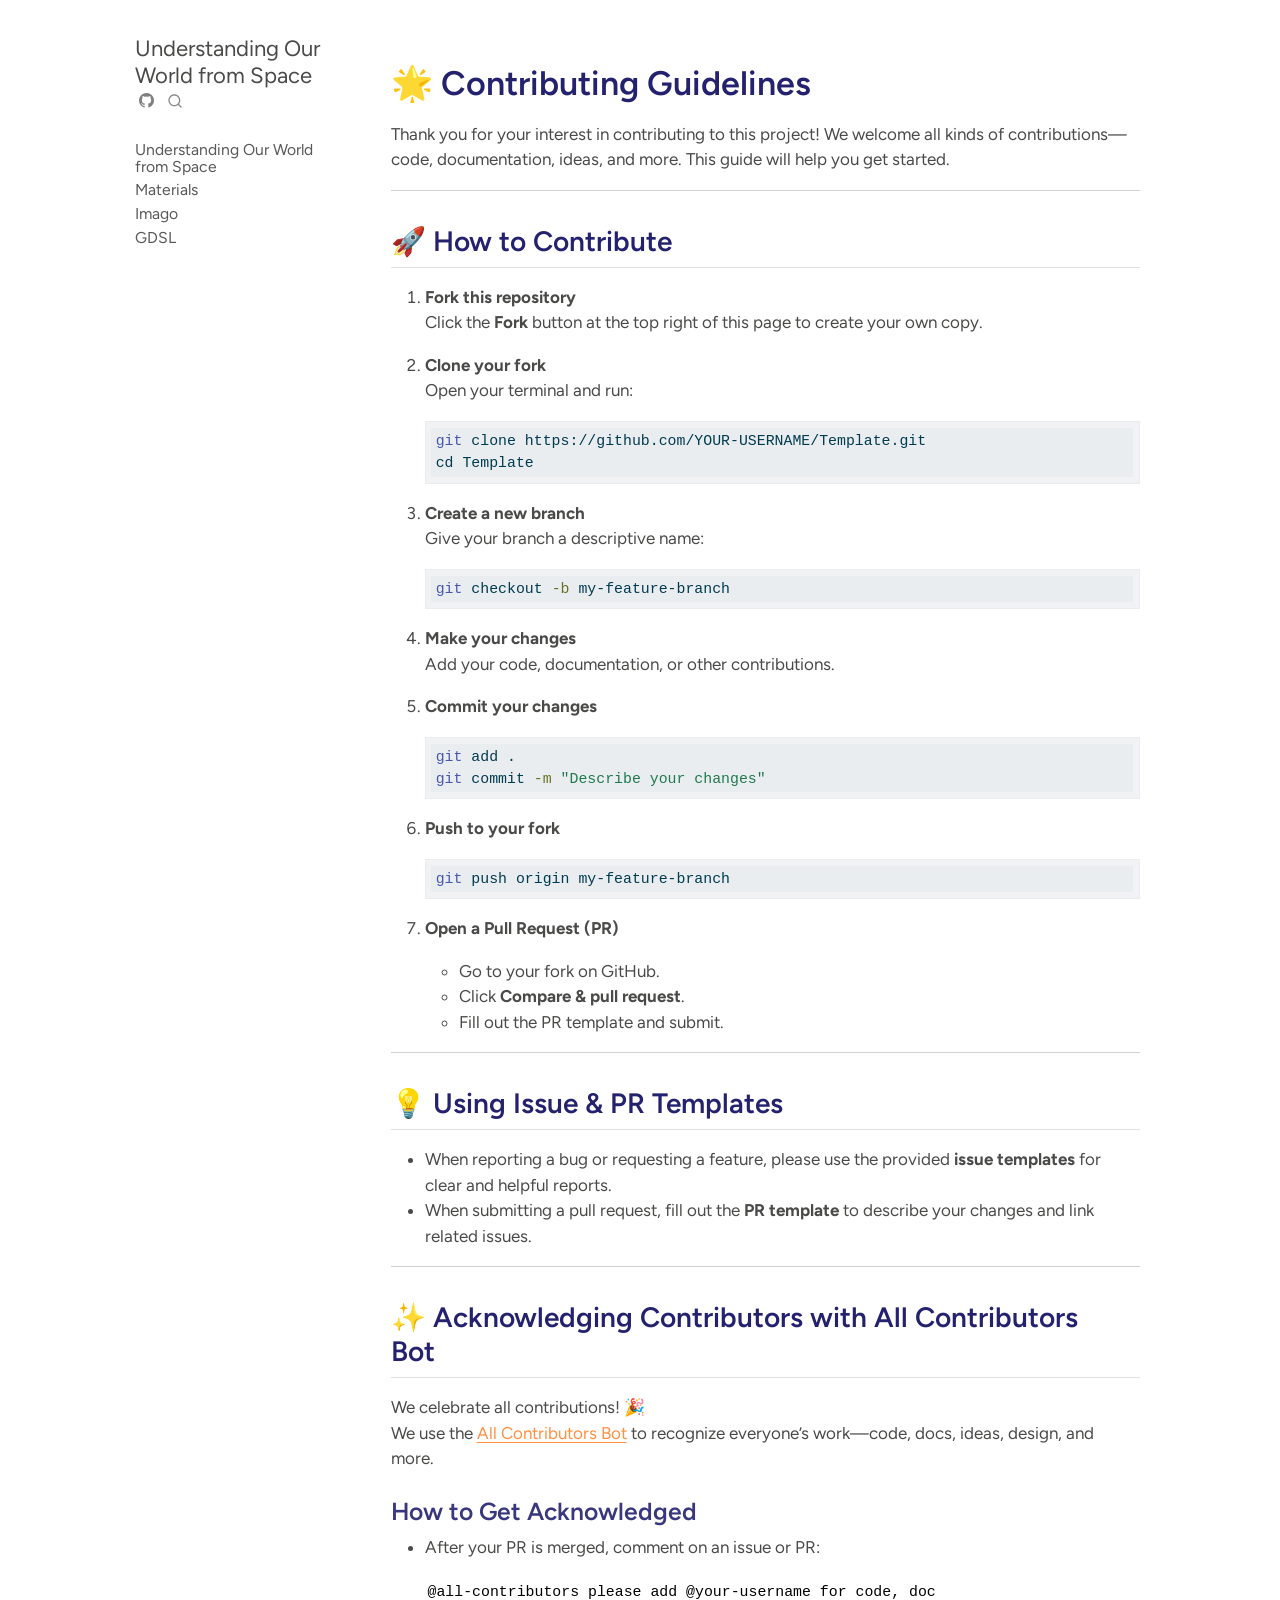
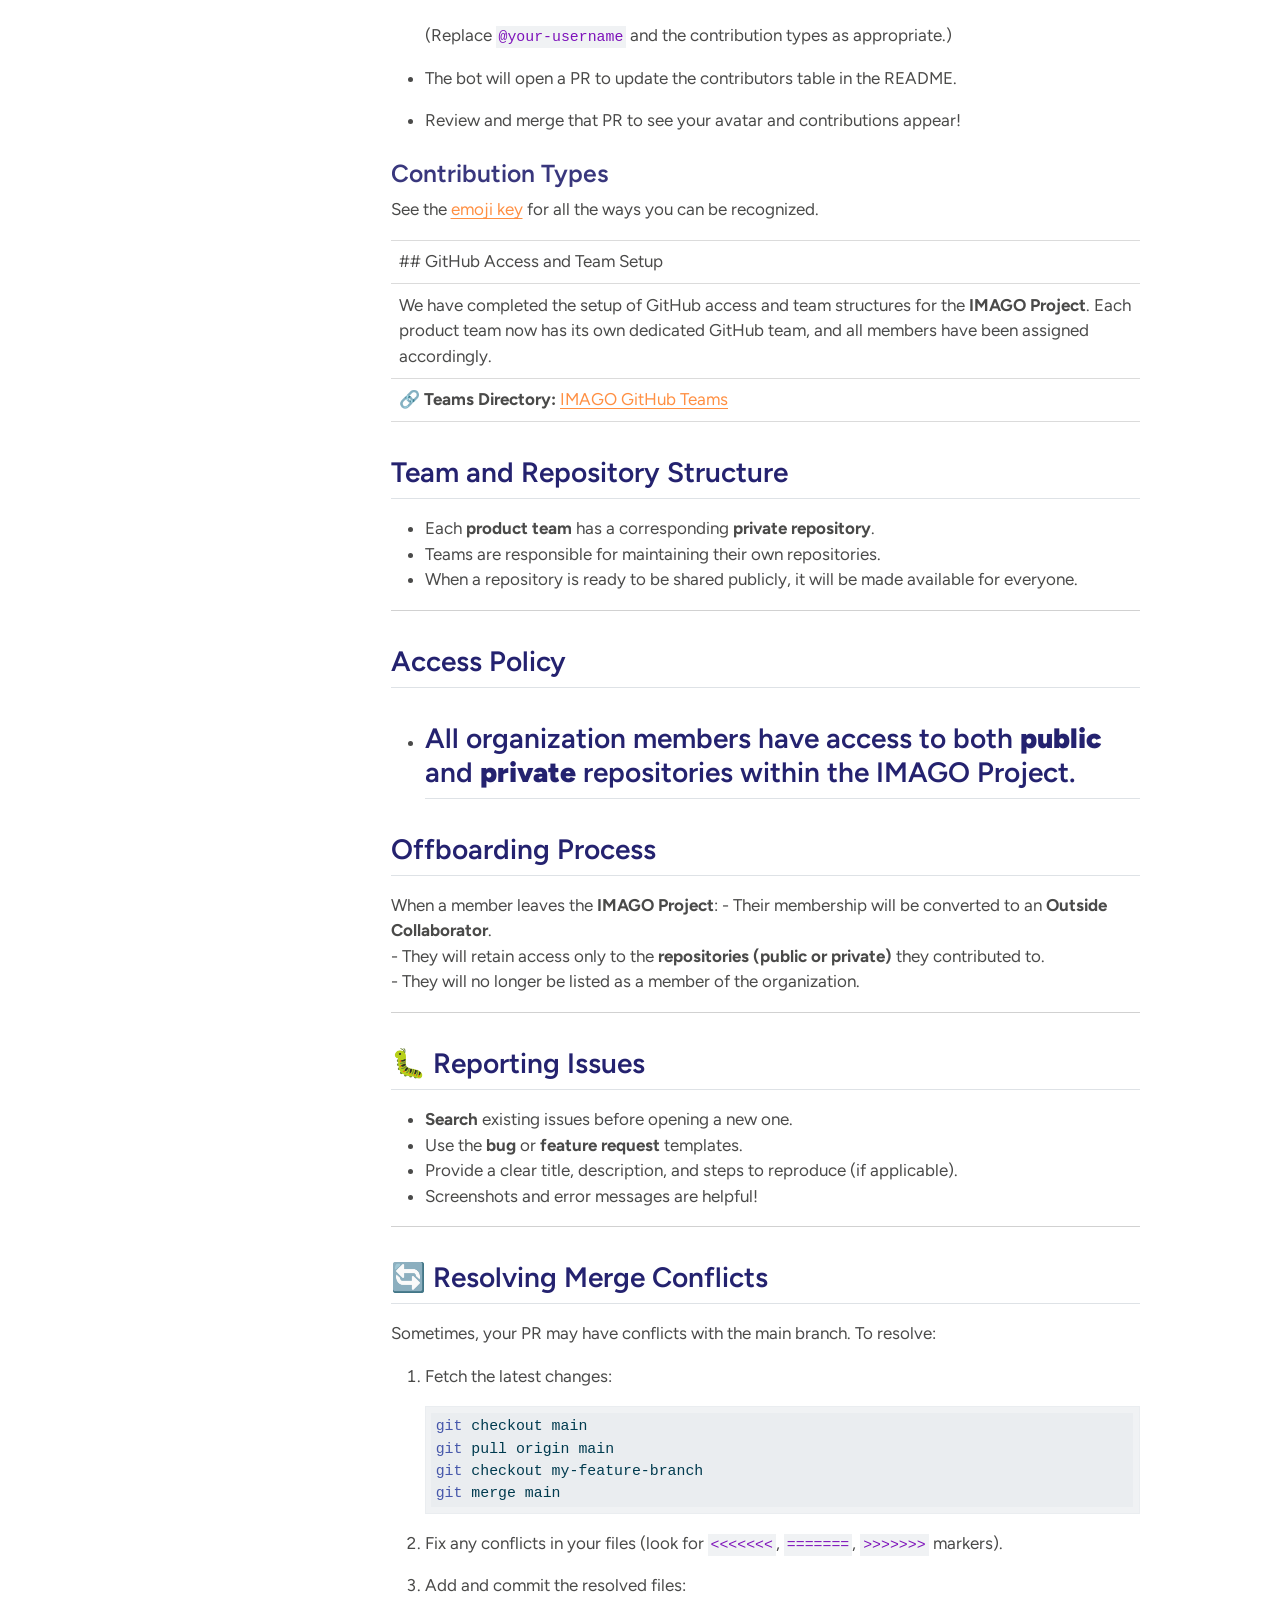
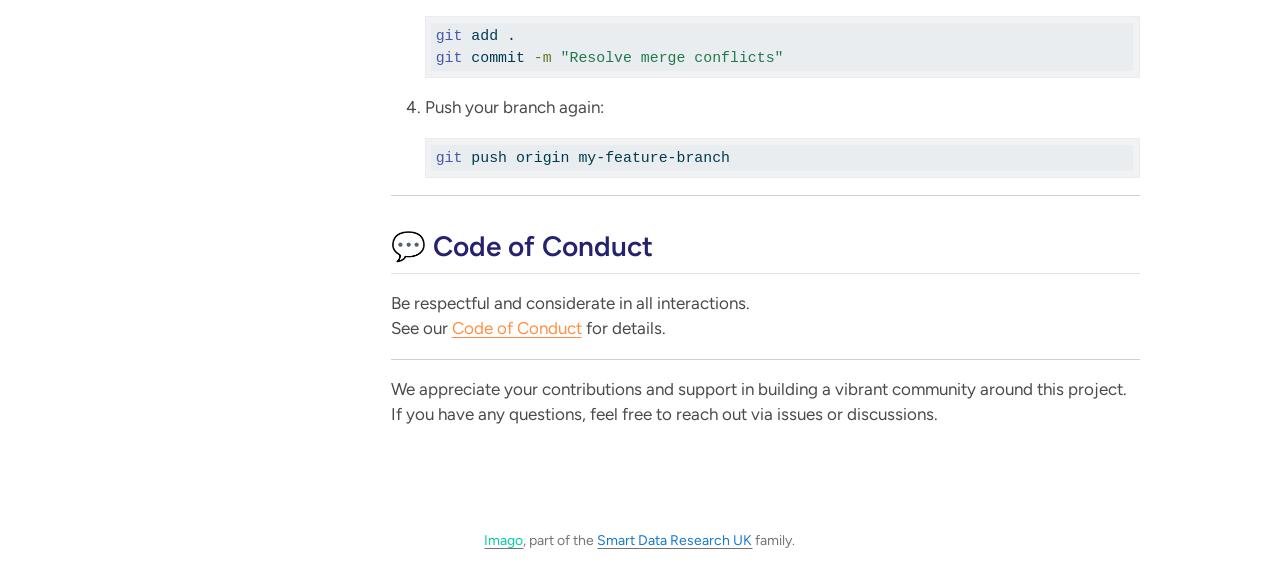
<file: docs/CONTRIBUTING.html>
<!DOCTYPE html>
<html xmlns="http://www.w3.org/1999/xhtml" lang="en" xml:lang="en"><head>

<meta charset="utf-8">
<meta name="generator" content="quarto-1.9.37">

<meta name="viewport" content="width=device-width, initial-scale=1.0, user-scalable=yes">


<title>contributing – Understanding Our World from Space</title>
<style>
/* Default styles provided by pandoc.
** See https://pandoc.org/MANUAL.html#variables-for-html for config info.
*/
code{white-space: pre-wrap;}
span.smallcaps{font-variant: small-caps;}
div.columns{display: flex; gap: min(4vw, 1.5em);}
div.column{flex: auto; overflow-x: auto;}
div.hanging-indent{margin-left: 1.5em; text-indent: -1.5em;}
ul.task-list{list-style: none;}
ul.task-list li input[type="checkbox"] {
  width: 0.8em;
  margin: 0 0.8em 0.2em -1em; /* quarto-specific, see https://github.com/quarto-dev/quarto-cli/issues/4556 */ 
  vertical-align: middle;
}
/* CSS for syntax highlighting */
html { -webkit-text-size-adjust: 100%; }
pre > code.sourceCode { white-space: pre; position: relative; }
pre > code.sourceCode > span { display: inline-block; line-height: 1.25; }
pre > code.sourceCode > span:empty { height: 1.2em; }
.sourceCode { overflow: visible; }
code.sourceCode > span { color: inherit; text-decoration: inherit; }
div.sourceCode { margin: 1em 0; }
pre.sourceCode { margin: 0; }
@media screen {
div.sourceCode { overflow: auto; }
}
@media print {
pre > code.sourceCode { white-space: pre-wrap; }
pre > code.sourceCode > span { text-indent: -5em; padding-left: 5em; }
}
pre.numberSource code
  { counter-reset: source-line 0; }
pre.numberSource code > span
  { position: relative; left: -4em; counter-increment: source-line; }
pre.numberSource code > span > a:first-child::before
  { content: counter(source-line);
    position: relative; left: -1em; text-align: right; vertical-align: baseline;
    border: none; display: inline-block;
    -webkit-touch-callout: none; -webkit-user-select: none;
    -khtml-user-select: none; -moz-user-select: none;
    -ms-user-select: none; user-select: none;
    padding: 0 4px; width: 4em;
  }
pre.numberSource { margin-left: 3em;  padding-left: 4px; }
div.sourceCode
  {   }
@media screen {
pre > code.sourceCode > span > a:first-child::before { text-decoration: underline; }
}
</style>


<script src="site_libs/quarto-nav/quarto-nav.js"></script>
<script src="site_libs/quarto-nav/headroom.min.js"></script>
<script src="site_libs/clipboard/clipboard.min.js"></script>
<script src="site_libs/quarto-search/autocomplete.umd.js"></script>
<script src="site_libs/quarto-search/fuse.min.js"></script>
<script src="site_libs/quarto-search/quarto-search.js"></script>
<meta name="quarto:offset" content="./">
<script src="site_libs/quarto-html/quarto.js" type="module"></script>
<script src="site_libs/quarto-html/tabsets/tabsets.js" type="module"></script>
<script src="site_libs/quarto-html/popper.min.js"></script>
<script src="site_libs/quarto-html/tippy.umd.min.js"></script>
<script src="site_libs/quarto-html/anchor.min.js"></script>
<link href="site_libs/quarto-html/tippy.css" rel="stylesheet">
<link href="site_libs/quarto-html/quarto-syntax-highlighting-7f8f88aac4f3542376d5c11b86a4c14d.css" rel="stylesheet" id="quarto-text-highlighting-styles">
<script src="site_libs/bootstrap/bootstrap.min.js"></script>
<link href="site_libs/bootstrap/bootstrap-icons.css" rel="stylesheet">
<link href="site_libs/bootstrap/bootstrap-9da0a69d09758582f7bec5a88b095657.min.css" rel="stylesheet" append-hash="true" id="quarto-bootstrap" data-mode="light">
<script id="quarto-search-options" type="application/json">{
  "location": "sidebar",
  "copy-button": false,
  "collapse-after": 3,
  "panel-placement": "start",
  "type": "overlay",
  "limit": 50,
  "keyboard-shortcut": [
    "f",
    "/",
    "s"
  ],
  "language": {
    "search-no-results-text": "No results",
    "search-matching-documents-text": "matching documents",
    "search-copy-link-title": "Copy link to search",
    "search-hide-matches-text": "Hide additional matches",
    "search-more-match-text": "more match in this document",
    "search-more-matches-text": "more matches in this document",
    "search-clear-button-title": "Clear",
    "search-text-placeholder": "",
    "search-detached-cancel-button-title": "Cancel",
    "search-submit-button-title": "Submit",
    "search-label": "Search"
  }
}</script>
<script defer="" src="https://events.imago.ac.uk/script.js" data-website-id="1d384e7c-c043-45bd-9404-abb364ffe9e0"></script>


</head>

<body class="nav-sidebar floating fullcontent quarto-light">

<div id="quarto-search-results"></div>
  <header id="quarto-header" class="headroom fixed-top">
  <nav class="quarto-secondary-nav">
    <div class="container-fluid d-flex">
      <button type="button" class="quarto-btn-toggle btn" data-bs-toggle="collapse" role="button" data-bs-target=".quarto-sidebar-collapse-item" aria-controls="quarto-sidebar" aria-expanded="false" aria-label="Toggle sidebar navigation" onclick="if (window.quartoToggleHeadroom) { window.quartoToggleHeadroom(); }">
        <i class="bi bi-layout-text-sidebar-reverse"></i>
      </button>
        <nav class="quarto-page-breadcrumbs" aria-label="breadcrumb"><ol class="breadcrumb"><li class="breadcrumb-item">
      Understanding Our World from Space
      </li></ol></nav>
        <a class="flex-grow-1" role="navigation" data-bs-toggle="collapse" data-bs-target=".quarto-sidebar-collapse-item" aria-controls="quarto-sidebar" aria-expanded="false" aria-label="Toggle sidebar navigation" onclick="if (window.quartoToggleHeadroom) { window.quartoToggleHeadroom(); }">      
        </a>
      <button type="button" class="btn quarto-search-button" aria-label="Search" onclick="window.quartoOpenSearch();">
        <i class="bi bi-search"></i>
      </button>
    </div>
  </nav>
</header>
<!-- content -->
<div id="quarto-content" class="quarto-container page-columns page-rows-contents page-layout-article">
<!-- sidebar -->
  <nav id="quarto-sidebar" class="sidebar collapse collapse-horizontal quarto-sidebar-collapse-item sidebar-navigation floating overflow-auto">
    <div class="pt-lg-2 mt-2 text-left sidebar-header">
    <div class="sidebar-title mb-0 py-0">
      <a href="./">Understanding Our World from Space</a> 
        <div class="sidebar-tools-main">
    <a href="https://github.com/Imago-SDRUK/ADD_from_space" title="" class="quarto-navigation-tool px-1" aria-label=""><i class="bi bi-github"></i></a>
    <div id="quarto-search" class="quarto-navigation-tool px-1" title="Search"></div>
</div>
    </div>
      </div>
    <div class="sidebar-menu-container"> 
    <ul class="list-unstyled mt-1">
        <li class="sidebar-item">
  <div class="sidebar-item-container"> 
  <a href="./index.html" class="sidebar-item-text sidebar-link">
 <span class="menu-text">Understanding Our World from Space</span></a>
  </div>
</li>
        <li class="sidebar-item">
  <div class="sidebar-item-container"> 
  <a href="./materials.html" class="sidebar-item-text sidebar-link">
 <span class="menu-text">Materials</span></a>
  </div>
</li>
        <li class="sidebar-item">
  <div class="sidebar-item-container"> 
  <a href="https://imago.ac.uk" class="sidebar-item-text sidebar-link">
 <span class="menu-text">Imago</span></a>
  </div>
</li>
        <li class="sidebar-item">
  <div class="sidebar-item-container"> 
  <a href="https://liverpool.ac.uk/geographic-data-science" class="sidebar-item-text sidebar-link">
 <span class="menu-text">GDSL</span></a>
  </div>
</li>
    </ul>
    </div>
</nav>
<div id="quarto-sidebar-glass" class="quarto-sidebar-collapse-item" data-bs-toggle="collapse" data-bs-target=".quarto-sidebar-collapse-item"></div>
<!-- margin-sidebar -->
    
<!-- main -->
<main class="content" id="quarto-document-content"><header id="title-block-header" class="quarto-title-block"></header>




<section id="contributing-guidelines" class="level1">
<h1>🌟 Contributing Guidelines</h1>
<p>Thank you for your interest in contributing to this project! We welcome all kinds of contributions—code, documentation, ideas, and more. This guide will help you get started.</p>
<hr>
<section id="how-to-contribute" class="level2">
<h2 class="anchored" data-anchor-id="how-to-contribute">🚀 How to Contribute</h2>
<ol type="1">
<li><p><strong>Fork this repository</strong><br>
Click the <strong>Fork</strong> button at the top right of this page to create your own copy.</p></li>
<li><p><strong>Clone your fork</strong><br>
Open your terminal and run:</p>
<div class="code-copy-outer-scaffold"><div class="sourceCode" id="cb1"><pre class="sourceCode bash code-with-copy"><code class="sourceCode bash"><span id="cb1-1"><a href="#cb1-1" aria-hidden="true" tabindex="-1"></a><span class="fu">git</span> clone https://github.com/YOUR-USERNAME/Template.git</span>
<span id="cb1-2"><a href="#cb1-2" aria-hidden="true" tabindex="-1"></a><span class="bu">cd</span> Template</span></code></pre></div><button title="Copy to Clipboard" class="code-copy-button"><i class="bi"></i></button></div></li>
<li><p><strong>Create a new branch</strong><br>
Give your branch a descriptive name:</p>
<div class="code-copy-outer-scaffold"><div class="sourceCode" id="cb2"><pre class="sourceCode bash code-with-copy"><code class="sourceCode bash"><span id="cb2-1"><a href="#cb2-1" aria-hidden="true" tabindex="-1"></a><span class="fu">git</span> checkout <span class="at">-b</span> my-feature-branch</span></code></pre></div><button title="Copy to Clipboard" class="code-copy-button"><i class="bi"></i></button></div></li>
<li><p><strong>Make your changes</strong><br>
Add your code, documentation, or other contributions.</p></li>
<li><p><strong>Commit your changes</strong></p>
<div class="code-copy-outer-scaffold"><div class="sourceCode" id="cb3"><pre class="sourceCode bash code-with-copy"><code class="sourceCode bash"><span id="cb3-1"><a href="#cb3-1" aria-hidden="true" tabindex="-1"></a><span class="fu">git</span> add .</span>
<span id="cb3-2"><a href="#cb3-2" aria-hidden="true" tabindex="-1"></a><span class="fu">git</span> commit <span class="at">-m</span> <span class="st">"Describe your changes"</span></span></code></pre></div><button title="Copy to Clipboard" class="code-copy-button"><i class="bi"></i></button></div></li>
<li><p><strong>Push to your fork</strong></p>
<div class="code-copy-outer-scaffold"><div class="sourceCode" id="cb4"><pre class="sourceCode bash code-with-copy"><code class="sourceCode bash"><span id="cb4-1"><a href="#cb4-1" aria-hidden="true" tabindex="-1"></a><span class="fu">git</span> push origin my-feature-branch</span></code></pre></div><button title="Copy to Clipboard" class="code-copy-button"><i class="bi"></i></button></div></li>
<li><p><strong>Open a Pull Request (PR)</strong></p>
<ul>
<li>Go to your fork on GitHub.</li>
<li>Click <strong>Compare &amp; pull request</strong>.</li>
<li>Fill out the PR template and submit.</li>
</ul></li>
</ol>
<hr>
</section>
<section id="using-issue-pr-templates" class="level2">
<h2 class="anchored" data-anchor-id="using-issue-pr-templates">💡 Using Issue &amp; PR Templates</h2>
<ul>
<li>When reporting a bug or requesting a feature, please use the provided <strong>issue templates</strong> for clear and helpful reports.</li>
<li>When submitting a pull request, fill out the <strong>PR template</strong> to describe your changes and link related issues.</li>
</ul>
<hr>
</section>
<section id="acknowledging-contributors-with-all-contributors-bot" class="level2">
<h2 class="anchored" data-anchor-id="acknowledging-contributors-with-all-contributors-bot">✨ Acknowledging Contributors with All Contributors Bot</h2>
<p>We celebrate all contributions! 🎉<br>
We use the <a href="https://allcontributors.org/">All Contributors Bot</a> to recognize everyone’s work—code, docs, ideas, design, and more.</p>
<section id="how-to-get-acknowledged" class="level3">
<h3 class="anchored" data-anchor-id="how-to-get-acknowledged">How to Get Acknowledged</h3>
<ul>
<li><p>After your PR is merged, comment on an issue or PR:</p>
<pre><code>@all-contributors please add @your-username for code, doc</code></pre>
<p>(Replace <code>@your-username</code> and the contribution types as appropriate.)</p></li>
<li><p>The bot will open a PR to update the contributors table in the README.<br>
</p></li>
<li><p>Review and merge that PR to see your avatar and contributions appear!</p></li>
</ul>
</section>
<section id="contribution-types" class="level3">
<h3 class="anchored" data-anchor-id="contribution-types">Contribution Types</h3>
<p>See the <a href="https://allcontributors.org/docs/en/emoji-key">emoji key</a> for all the ways you can be recognized.</p>
<table class="caption-top table">
<tbody>
<tr class="odd">
<td>## GitHub Access and Team Setup</td>
</tr>
<tr class="even">
<td>We have completed the setup of GitHub access and team structures for the <strong>IMAGO Project</strong>. Each product team now has its own dedicated GitHub team, and all members have been assigned accordingly.</td>
</tr>
<tr class="odd">
<td>🔗 <strong>Teams Directory:</strong> <a href="https://github.com/orgs/Imago-SDRUK/teams">IMAGO GitHub Teams</a></td>
</tr>
</tbody>
</table>
</section>
</section>
<section id="team-and-repository-structure" class="level2">
<h2 class="anchored" data-anchor-id="team-and-repository-structure">Team and Repository Structure</h2>
<ul>
<li>Each <strong>product team</strong> has a corresponding <strong>private repository</strong>.<br>
</li>
<li>Teams are responsible for maintaining their own repositories.<br>
</li>
<li>When a repository is ready to be shared publicly, it will be made available for everyone.</li>
</ul>
<hr>
</section>
<section id="access-policy" class="level2">
<h2 class="anchored" data-anchor-id="access-policy">Access Policy</h2>
<ul>
<li><h2 id="all-organization-members-have-access-to-both-public-and-private-repositories-within-the-imago-project." class="anchored">All organization members have access to both <strong>public</strong> and <strong>private</strong> repositories within the IMAGO Project.</h2></li>
</ul>
</section>
<section id="offboarding-process" class="level2">
<h2 class="anchored" data-anchor-id="offboarding-process">Offboarding Process</h2>
<p>When a member leaves the <strong>IMAGO Project</strong>: - Their membership will be converted to an <strong>Outside Collaborator</strong>.<br>
- They will retain access only to the <strong>repositories (public or private)</strong> they contributed to.<br>
- They will no longer be listed as a member of the organization.</p>
<hr>
</section>
<section id="reporting-issues" class="level2">
<h2 class="anchored" data-anchor-id="reporting-issues">🐛 Reporting Issues</h2>
<ul>
<li><strong>Search</strong> existing issues before opening a new one.</li>
<li>Use the <strong>bug</strong> or <strong>feature request</strong> templates.</li>
<li>Provide a clear title, description, and steps to reproduce (if applicable).</li>
<li>Screenshots and error messages are helpful!</li>
</ul>
<hr>
</section>
<section id="resolving-merge-conflicts" class="level2">
<h2 class="anchored" data-anchor-id="resolving-merge-conflicts">🔄 Resolving Merge Conflicts</h2>
<p>Sometimes, your PR may have conflicts with the main branch. To resolve:</p>
<ol type="1">
<li><p>Fetch the latest changes:</p>
<div class="code-copy-outer-scaffold"><div class="sourceCode" id="cb6"><pre class="sourceCode bash code-with-copy"><code class="sourceCode bash"><span id="cb6-1"><a href="#cb6-1" aria-hidden="true" tabindex="-1"></a><span class="fu">git</span> checkout main</span>
<span id="cb6-2"><a href="#cb6-2" aria-hidden="true" tabindex="-1"></a><span class="fu">git</span> pull origin main</span>
<span id="cb6-3"><a href="#cb6-3" aria-hidden="true" tabindex="-1"></a><span class="fu">git</span> checkout my-feature-branch</span>
<span id="cb6-4"><a href="#cb6-4" aria-hidden="true" tabindex="-1"></a><span class="fu">git</span> merge main</span></code></pre></div><button title="Copy to Clipboard" class="code-copy-button"><i class="bi"></i></button></div></li>
<li><p>Fix any conflicts in your files (look for <code>&lt;&lt;&lt;&lt;&lt;&lt;&lt;</code>, <code>=======</code>, <code>&gt;&gt;&gt;&gt;&gt;&gt;&gt;</code> markers).</p></li>
<li><p>Add and commit the resolved files:</p>
<div class="code-copy-outer-scaffold"><div class="sourceCode" id="cb7"><pre class="sourceCode bash code-with-copy"><code class="sourceCode bash"><span id="cb7-1"><a href="#cb7-1" aria-hidden="true" tabindex="-1"></a><span class="fu">git</span> add .</span>
<span id="cb7-2"><a href="#cb7-2" aria-hidden="true" tabindex="-1"></a><span class="fu">git</span> commit <span class="at">-m</span> <span class="st">"Resolve merge conflicts"</span></span></code></pre></div><button title="Copy to Clipboard" class="code-copy-button"><i class="bi"></i></button></div></li>
<li><p>Push your branch again:</p>
<div class="code-copy-outer-scaffold"><div class="sourceCode" id="cb8"><pre class="sourceCode bash code-with-copy"><code class="sourceCode bash"><span id="cb8-1"><a href="#cb8-1" aria-hidden="true" tabindex="-1"></a><span class="fu">git</span> push origin my-feature-branch</span></code></pre></div><button title="Copy to Clipboard" class="code-copy-button"><i class="bi"></i></button></div></li>
</ol>
<hr>
</section>
<section id="code-of-conduct" class="level2">
<h2 class="anchored" data-anchor-id="code-of-conduct">💬 Code of Conduct</h2>
<p>Be respectful and considerate in all interactions.<br>
See our <a href="./CODE_OF_CONDUCT.html">Code of Conduct</a> for details.</p>
<hr>
<p>We appreciate your contributions and support in building a vibrant community around this project. If you have any questions, feel free to reach out via issues or discussions.</p>


</section>
</section>

</main> <!-- /main -->
<script id="quarto-html-after-body" type="application/javascript">
  window.document.addEventListener("DOMContentLoaded", function (event) {
    const icon = "";
    const anchorJS = new window.AnchorJS();
    anchorJS.options = {
      placement: 'right',
      icon: icon
    };
    anchorJS.add('.anchored');
    const isCodeAnnotation = (el) => {
      for (const clz of el.classList) {
        if (clz.startsWith('code-annotation-')) {                     
          return true;
        }
      }
      return false;
    }
    const onCopySuccess = function(e) {
      // button target
      const button = e.trigger;
      // don't keep focus
      button.blur();
      // flash "checked"
      button.classList.add('code-copy-button-checked');
      var currentTitle = button.getAttribute("title");
      button.setAttribute("title", "Copied!");
      let tooltip;
      if (window.bootstrap) {
        button.setAttribute("data-bs-toggle", "tooltip");
        button.setAttribute("data-bs-placement", "left");
        button.setAttribute("data-bs-title", "Copied!");
        tooltip = new bootstrap.Tooltip(button, 
          { trigger: "manual", 
            customClass: "code-copy-button-tooltip",
            offset: [0, -8]});
        tooltip.show();    
      }
      setTimeout(function() {
        if (tooltip) {
          tooltip.hide();
          button.removeAttribute("data-bs-title");
          button.removeAttribute("data-bs-toggle");
          button.removeAttribute("data-bs-placement");
        }
        button.setAttribute("title", currentTitle);
        button.classList.remove('code-copy-button-checked');
      }, 1000);
      // clear code selection
      e.clearSelection();
    }
    const getTextToCopy = function(trigger) {
      const outerScaffold = trigger.parentElement.cloneNode(true);
      const codeEl = outerScaffold.querySelector('code');
      for (const childEl of codeEl.children) {
        if (isCodeAnnotation(childEl)) {
          childEl.remove();
        }
      }
      return codeEl.innerText;
    }
    const clipboard = new window.ClipboardJS('.code-copy-button:not([data-in-quarto-modal])', {
      text: getTextToCopy
    });
    clipboard.on('success', onCopySuccess);
    if (window.document.getElementById('quarto-embedded-source-code-modal')) {
      const clipboardModal = new window.ClipboardJS('.code-copy-button[data-in-quarto-modal]', {
        text: getTextToCopy,
        container: window.document.getElementById('quarto-embedded-source-code-modal')
      });
      clipboardModal.on('success', onCopySuccess);
    }
      var localhostRegex = new RegExp(/^(?:http|https):\/\/localhost\:?[0-9]*\//);
      var mailtoRegex = new RegExp(/^mailto:/);
        var filterRegex = new RegExp('/' + window.location.host + '/');
      var isInternal = (href) => {
          return filterRegex.test(href) || localhostRegex.test(href) || mailtoRegex.test(href);
      }
      // Inspect non-navigation links and adorn them if external
     var links = window.document.querySelectorAll('a[href]:not(.nav-link):not(.navbar-brand):not(.toc-action):not(.sidebar-link):not(.sidebar-item-toggle):not(.pagination-link):not(.no-external):not([aria-hidden]):not(.dropdown-item):not(.quarto-navigation-tool):not(.about-link)');
      for (var i=0; i<links.length; i++) {
        const link = links[i];
        if (!isInternal(link.href)) {
          // undo the damage that might have been done by quarto-nav.js in the case of
          // links that we want to consider external
          if (link.dataset.originalHref !== undefined) {
            link.href = link.dataset.originalHref;
          }
        }
      }
    function tippyHover(el, contentFn, onTriggerFn, onUntriggerFn) {
      const config = {
        allowHTML: true,
        maxWidth: 500,
        delay: 100,
        arrow: false,
        appendTo: function(el) {
            return el.parentElement;
        },
        interactive: true,
        interactiveBorder: 10,
        theme: 'quarto',
        placement: 'bottom-start',
      };
      if (contentFn) {
        config.content = contentFn;
      }
      if (onTriggerFn) {
        config.onTrigger = onTriggerFn;
      }
      if (onUntriggerFn) {
        config.onUntrigger = onUntriggerFn;
      }
      window.tippy(el, config); 
    }
    const noterefs = window.document.querySelectorAll('a[role="doc-noteref"]');
    for (var i=0; i<noterefs.length; i++) {
      const ref = noterefs[i];
      tippyHover(ref, function() {
        // use id or data attribute instead here
        let href = ref.getAttribute('data-footnote-href') || ref.getAttribute('href');
        try { href = new URL(href).hash; } catch {}
        const id = href.replace(/^#\/?/, "");
        const note = window.document.getElementById(id);
        if (note) {
          return note.innerHTML;
        } else {
          return "";
        }
      });
    }
    const xrefs = window.document.querySelectorAll('a.quarto-xref');
    const processXRef = (id, note) => {
      // Strip column container classes
      const stripColumnClz = (el) => {
        el.classList.remove("page-full", "page-columns");
        if (el.children) {
          for (const child of el.children) {
            stripColumnClz(child);
          }
        }
      }
      stripColumnClz(note)
      if (id === null || id.startsWith('sec-')) {
        // Special case sections, only their first couple elements
        const container = document.createElement("div");
        if (note.children && note.children.length > 2) {
          container.appendChild(note.children[0].cloneNode(true));
          for (let i = 1; i < note.children.length; i++) {
            const child = note.children[i];
            if (child.tagName === "P" && child.innerText === "") {
              continue;
            } else {
              container.appendChild(child.cloneNode(true));
              break;
            }
          }
          if (window.Quarto?.typesetMath) {
            window.Quarto.typesetMath(container);
          }
          return container.innerHTML
        } else {
          if (window.Quarto?.typesetMath) {
            window.Quarto.typesetMath(note);
          }
          return note.innerHTML;
        }
      } else {
        // Remove any anchor links if they are present
        const anchorLink = note.querySelector('a.anchorjs-link');
        if (anchorLink) {
          anchorLink.remove();
        }
        if (window.Quarto?.typesetMath) {
          window.Quarto.typesetMath(note);
        }
        if (note.classList.contains("callout")) {
          return note.outerHTML;
        } else {
          return note.innerHTML;
        }
      }
    }
    for (var i=0; i<xrefs.length; i++) {
      const xref = xrefs[i];
      tippyHover(xref, undefined, function(instance) {
        instance.disable();
        let url = xref.getAttribute('href');
        let hash = undefined; 
        if (url.startsWith('#')) {
          hash = url;
        } else {
          try { hash = new URL(url).hash; } catch {}
        }
        if (hash) {
          const id = hash.replace(/^#\/?/, "");
          const note = window.document.getElementById(id);
          if (note !== null) {
            try {
              const html = processXRef(id, note.cloneNode(true));
              instance.setContent(html);
            } finally {
              instance.enable();
              instance.show();
            }
          } else {
            // See if we can fetch this
            fetch(url.split('#')[0])
            .then(res => res.text())
            .then(html => {
              const parser = new DOMParser();
              const htmlDoc = parser.parseFromString(html, "text/html");
              const note = htmlDoc.getElementById(id);
              if (note !== null) {
                const html = processXRef(id, note);
                instance.setContent(html);
              } 
            }).finally(() => {
              instance.enable();
              instance.show();
            });
          }
        } else {
          // See if we can fetch a full url (with no hash to target)
          // This is a special case and we should probably do some content thinning / targeting
          fetch(url)
          .then(res => res.text())
          .then(html => {
            const parser = new DOMParser();
            const htmlDoc = parser.parseFromString(html, "text/html");
            const note = htmlDoc.querySelector('main.content');
            if (note !== null) {
              // This should only happen for chapter cross references
              // (since there is no id in the URL)
              // remove the first header
              if (note.children.length > 0 && note.children[0].tagName === "HEADER") {
                note.children[0].remove();
              }
              const html = processXRef(null, note);
              instance.setContent(html);
            } 
          }).finally(() => {
            instance.enable();
            instance.show();
          });
        }
      }, function(instance) {
      });
    }
        let selectedAnnoteEl;
        const selectorForAnnotation = ( cell, annotation) => {
          let cellAttr = 'data-code-cell="' + cell + '"';
          let lineAttr = 'data-code-annotation="' +  annotation + '"';
          const selector = 'span[' + cellAttr + '][' + lineAttr + ']';
          return selector;
        }
        const selectCodeLines = (annoteEl) => {
          const doc = window.document;
          const targetCell = annoteEl.getAttribute("data-target-cell");
          const targetAnnotation = annoteEl.getAttribute("data-target-annotation");
          const annoteSpan = window.document.querySelector(selectorForAnnotation(targetCell, targetAnnotation));
          const lines = annoteSpan.getAttribute("data-code-lines").split(",");
          const lineIds = lines.map((line) => {
            return targetCell + "-" + line;
          })
          let top = null;
          let height = null;
          let parent = null;
          if (lineIds.length > 0) {
              //compute the position of the single el (top and bottom and make a div)
              const el = window.document.getElementById(lineIds[0]);
              top = el.offsetTop;
              height = el.offsetHeight;
              parent = el.parentElement.parentElement;
            if (lineIds.length > 1) {
              const lastEl = window.document.getElementById(lineIds[lineIds.length - 1]);
              const bottom = lastEl.offsetTop + lastEl.offsetHeight;
              height = bottom - top;
            }
            if (top !== null && height !== null && parent !== null) {
              // cook up a div (if necessary) and position it 
              let div = window.document.getElementById("code-annotation-line-highlight");
              if (div === null) {
                div = window.document.createElement("div");
                div.setAttribute("id", "code-annotation-line-highlight");
                div.style.position = 'absolute';
                parent.appendChild(div);
              }
              div.style.top = top - 2 + "px";
              div.style.height = height + 4 + "px";
              div.style.left = 0;
              let gutterDiv = window.document.getElementById("code-annotation-line-highlight-gutter");
              if (gutterDiv === null) {
                gutterDiv = window.document.createElement("div");
                gutterDiv.setAttribute("id", "code-annotation-line-highlight-gutter");
                gutterDiv.style.position = 'absolute';
                const codeCell = window.document.getElementById(targetCell);
                const gutter = codeCell.querySelector('.code-annotation-gutter');
                gutter.appendChild(gutterDiv);
              }
              gutterDiv.style.top = top - 2 + "px";
              gutterDiv.style.height = height + 4 + "px";
            }
            selectedAnnoteEl = annoteEl;
          }
        };
        const unselectCodeLines = () => {
          const elementsIds = ["code-annotation-line-highlight", "code-annotation-line-highlight-gutter"];
          elementsIds.forEach((elId) => {
            const div = window.document.getElementById(elId);
            if (div) {
              div.remove();
            }
          });
          selectedAnnoteEl = undefined;
        };
          // Handle positioning of the toggle
      window.addEventListener(
        "resize",
        throttle(() => {
          elRect = undefined;
          if (selectedAnnoteEl) {
            selectCodeLines(selectedAnnoteEl);
          }
        }, 10)
      );
      function throttle(fn, ms) {
      let throttle = false;
      let timer;
        return (...args) => {
          if(!throttle) { // first call gets through
              fn.apply(this, args);
              throttle = true;
          } else { // all the others get throttled
              if(timer) clearTimeout(timer); // cancel #2
              timer = setTimeout(() => {
                fn.apply(this, args);
                timer = throttle = false;
              }, ms);
          }
        };
      }
        // Attach click handler to the DT
        const annoteDls = window.document.querySelectorAll('dt[data-target-cell]');
        for (const annoteDlNode of annoteDls) {
          annoteDlNode.addEventListener('click', (event) => {
            const clickedEl = event.target;
            if (clickedEl !== selectedAnnoteEl) {
              unselectCodeLines();
              const activeEl = window.document.querySelector('dt[data-target-cell].code-annotation-active');
              if (activeEl) {
                activeEl.classList.remove('code-annotation-active');
              }
              selectCodeLines(clickedEl);
              clickedEl.classList.add('code-annotation-active');
            } else {
              // Unselect the line
              unselectCodeLines();
              clickedEl.classList.remove('code-annotation-active');
            }
          });
        }
    const findCites = (el) => {
      const parentEl = el.parentElement;
      if (parentEl) {
        const cites = parentEl.dataset.cites;
        if (cites) {
          return {
            el,
            cites: cites.split(' ')
          };
        } else {
          return findCites(el.parentElement)
        }
      } else {
        return undefined;
      }
    };
    var bibliorefs = window.document.querySelectorAll('a[role="doc-biblioref"]');
    for (var i=0; i<bibliorefs.length; i++) {
      const ref = bibliorefs[i];
      const citeInfo = findCites(ref);
      if (citeInfo) {
        tippyHover(citeInfo.el, function() {
          var popup = window.document.createElement('div');
          citeInfo.cites.forEach(function(cite) {
            var citeDiv = window.document.createElement('div');
            citeDiv.classList.add('hanging-indent');
            citeDiv.classList.add('csl-entry');
            var biblioDiv = window.document.getElementById('ref-' + cite);
            if (biblioDiv) {
              citeDiv.innerHTML = biblioDiv.innerHTML;
            }
            popup.appendChild(citeDiv);
          });
          return popup.innerHTML;
        });
      }
    }
  });
  </script>
</div> <!-- /content -->
<footer class="footer">
  <div class="nav-footer">
    <div class="nav-footer-left">
      &nbsp;
    </div>   
    <div class="nav-footer-center">
<p><a href="https://imago.ac.uk"><span class="green">Imago</span></a>, part of the <a href="https://www.sdruk.ukri.org/"><span class="blue">Smart Data Research UK</span></a> family.</p>
</div>
    <div class="nav-footer-right">
      &nbsp;
    </div>
  </div>
</footer>




</body></html>
</file>
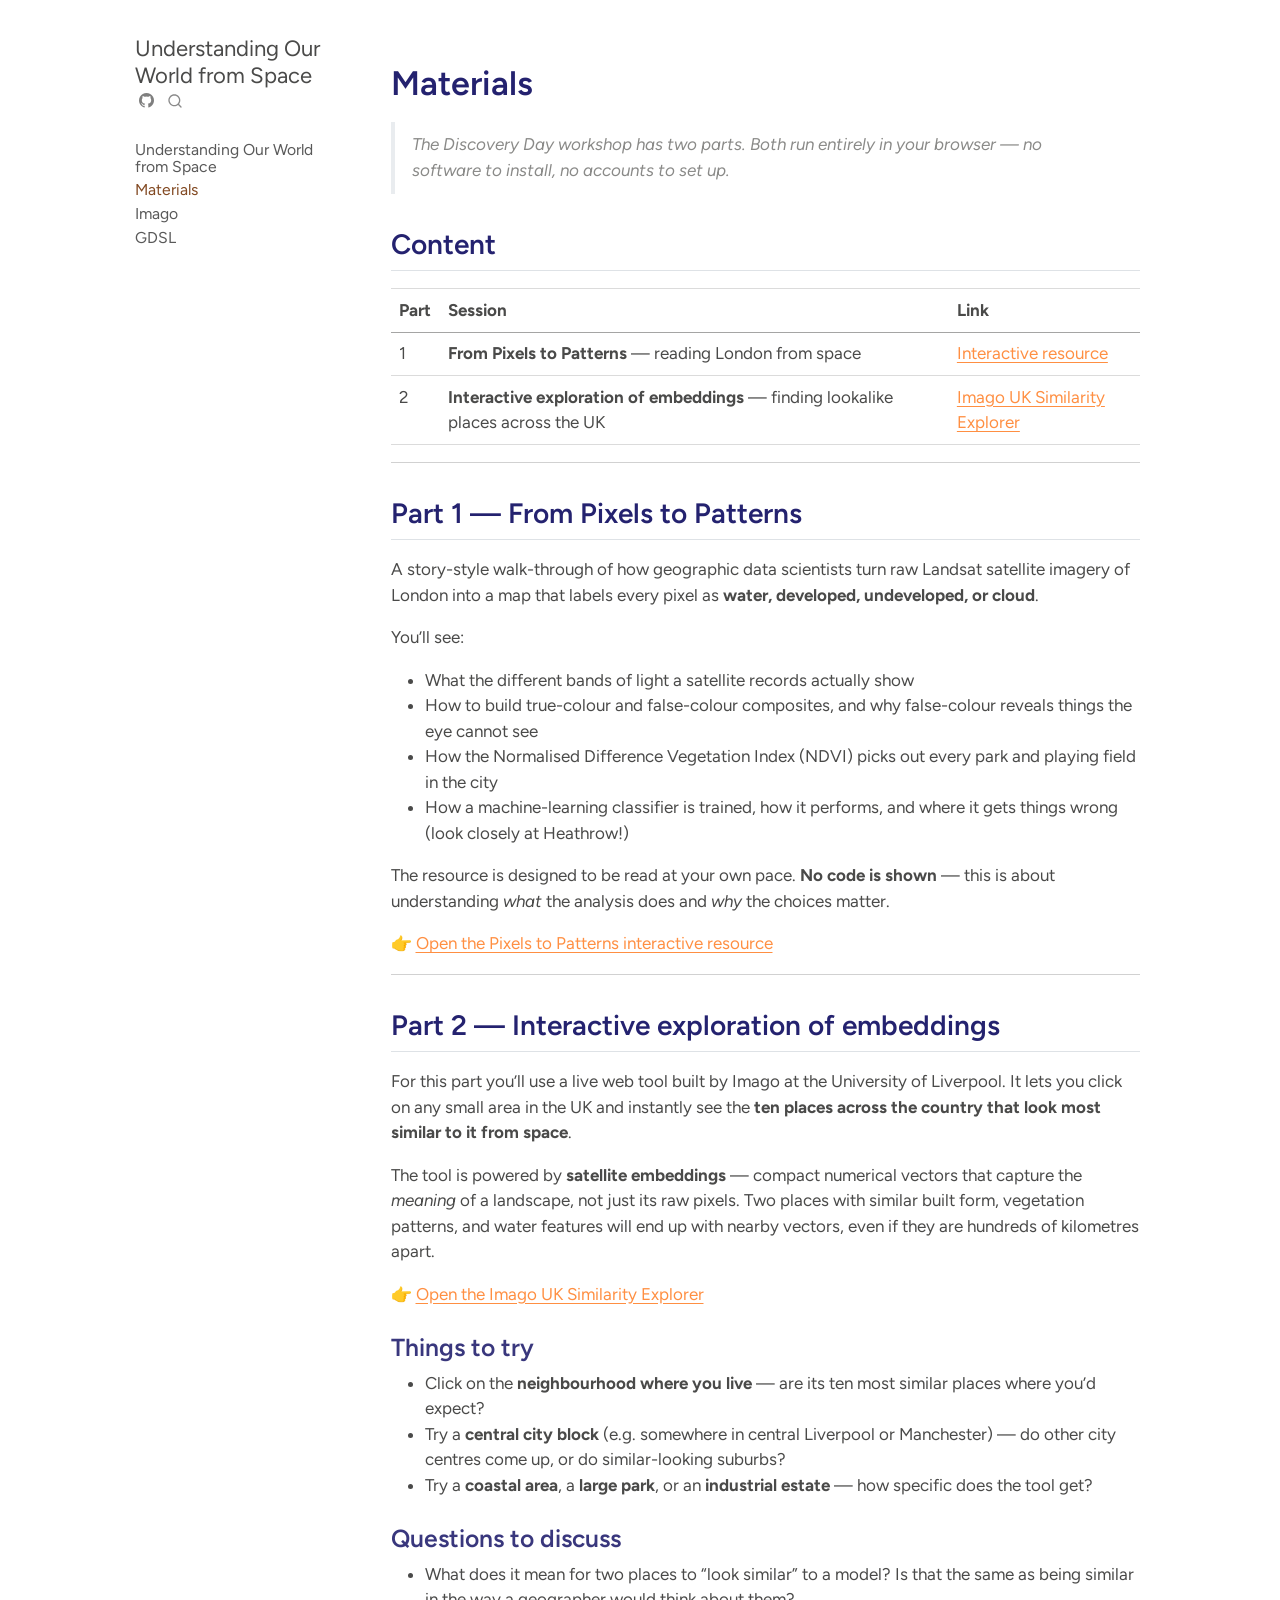
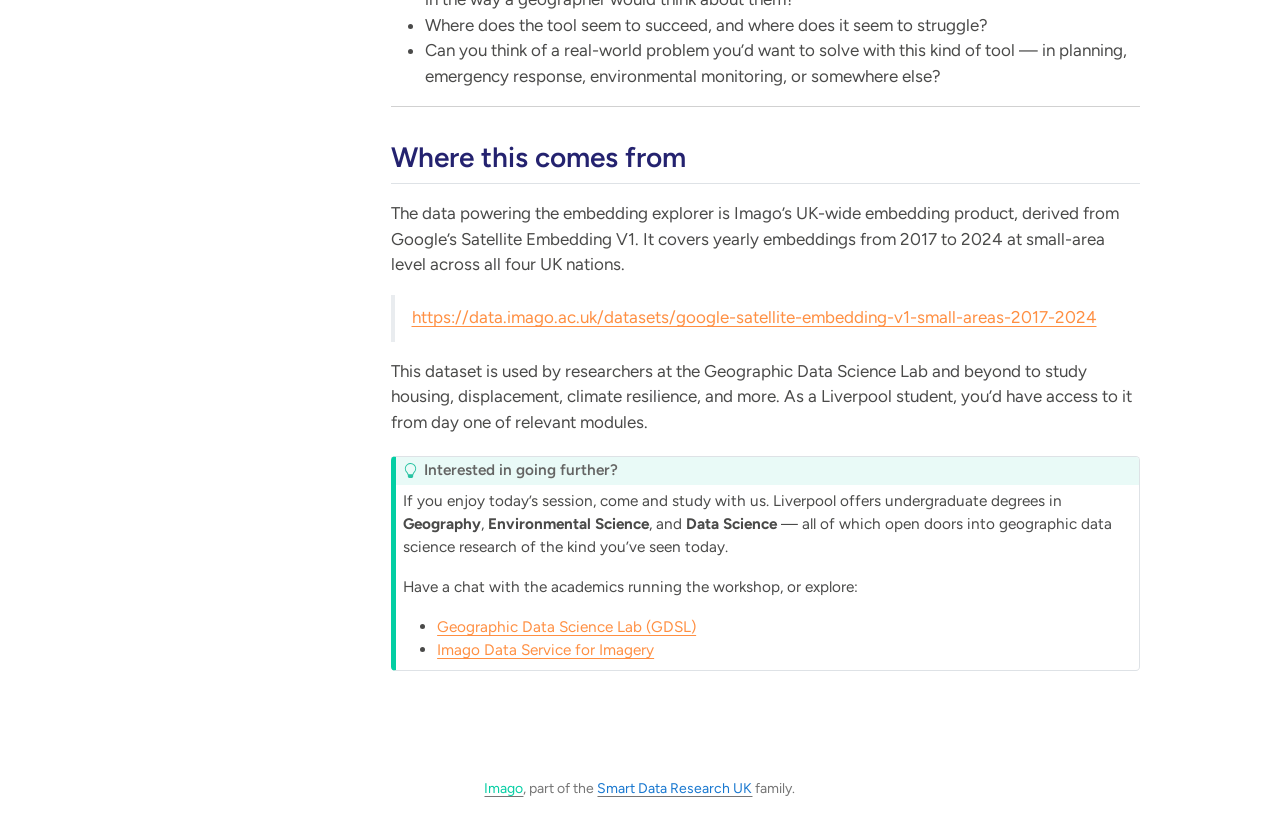
<file: docs/materials.html>
<!DOCTYPE html>
<html xmlns="http://www.w3.org/1999/xhtml" lang="en" xml:lang="en"><head>

<meta charset="utf-8">
<meta name="generator" content="quarto-1.9.37">

<meta name="viewport" content="width=device-width, initial-scale=1.0, user-scalable=yes">


<title>materials – Understanding Our World from Space</title>
<style>
/* Default styles provided by pandoc.
** See https://pandoc.org/MANUAL.html#variables-for-html for config info.
*/
code{white-space: pre-wrap;}
span.smallcaps{font-variant: small-caps;}
div.columns{display: flex; gap: min(4vw, 1.5em);}
div.column{flex: auto; overflow-x: auto;}
div.hanging-indent{margin-left: 1.5em; text-indent: -1.5em;}
ul.task-list{list-style: none;}
ul.task-list li input[type="checkbox"] {
  width: 0.8em;
  margin: 0 0.8em 0.2em -1em; /* quarto-specific, see https://github.com/quarto-dev/quarto-cli/issues/4556 */ 
  vertical-align: middle;
}
</style>


<script src="site_libs/quarto-nav/quarto-nav.js"></script>
<script src="site_libs/quarto-nav/headroom.min.js"></script>
<script src="site_libs/clipboard/clipboard.min.js"></script>
<script src="site_libs/quarto-search/autocomplete.umd.js"></script>
<script src="site_libs/quarto-search/fuse.min.js"></script>
<script src="site_libs/quarto-search/quarto-search.js"></script>
<meta name="quarto:offset" content="./">
<script src="site_libs/quarto-html/quarto.js" type="module"></script>
<script src="site_libs/quarto-html/tabsets/tabsets.js" type="module"></script>
<script src="site_libs/quarto-html/popper.min.js"></script>
<script src="site_libs/quarto-html/tippy.umd.min.js"></script>
<script src="site_libs/quarto-html/anchor.min.js"></script>
<link href="site_libs/quarto-html/tippy.css" rel="stylesheet">
<link href="site_libs/quarto-html/quarto-syntax-highlighting-7f8f88aac4f3542376d5c11b86a4c14d.css" rel="stylesheet" id="quarto-text-highlighting-styles">
<script src="site_libs/bootstrap/bootstrap.min.js"></script>
<link href="site_libs/bootstrap/bootstrap-icons.css" rel="stylesheet">
<link href="site_libs/bootstrap/bootstrap-9da0a69d09758582f7bec5a88b095657.min.css" rel="stylesheet" append-hash="true" id="quarto-bootstrap" data-mode="light">
<script id="quarto-search-options" type="application/json">{
  "location": "sidebar",
  "copy-button": false,
  "collapse-after": 3,
  "panel-placement": "start",
  "type": "overlay",
  "limit": 50,
  "keyboard-shortcut": [
    "f",
    "/",
    "s"
  ],
  "language": {
    "search-no-results-text": "No results",
    "search-matching-documents-text": "matching documents",
    "search-copy-link-title": "Copy link to search",
    "search-hide-matches-text": "Hide additional matches",
    "search-more-match-text": "more match in this document",
    "search-more-matches-text": "more matches in this document",
    "search-clear-button-title": "Clear",
    "search-text-placeholder": "",
    "search-detached-cancel-button-title": "Cancel",
    "search-submit-button-title": "Submit",
    "search-label": "Search"
  }
}</script>
<script defer="" src="https://events.imago.ac.uk/script.js" data-website-id="1d384e7c-c043-45bd-9404-abb364ffe9e0"></script>


</head>

<body class="nav-sidebar floating fullcontent quarto-light">

<div id="quarto-search-results"></div>
  <header id="quarto-header" class="headroom fixed-top">
  <nav class="quarto-secondary-nav">
    <div class="container-fluid d-flex">
      <button type="button" class="quarto-btn-toggle btn" data-bs-toggle="collapse" role="button" data-bs-target=".quarto-sidebar-collapse-item" aria-controls="quarto-sidebar" aria-expanded="false" aria-label="Toggle sidebar navigation" onclick="if (window.quartoToggleHeadroom) { window.quartoToggleHeadroom(); }">
        <i class="bi bi-layout-text-sidebar-reverse"></i>
      </button>
        <nav class="quarto-page-breadcrumbs" aria-label="breadcrumb"><ol class="breadcrumb"><li class="breadcrumb-item"><a href="./materials.html">Materials</a></li></ol></nav>
        <a class="flex-grow-1" role="navigation" data-bs-toggle="collapse" data-bs-target=".quarto-sidebar-collapse-item" aria-controls="quarto-sidebar" aria-expanded="false" aria-label="Toggle sidebar navigation" onclick="if (window.quartoToggleHeadroom) { window.quartoToggleHeadroom(); }">      
        </a>
      <button type="button" class="btn quarto-search-button" aria-label="Search" onclick="window.quartoOpenSearch();">
        <i class="bi bi-search"></i>
      </button>
    </div>
  </nav>
</header>
<!-- content -->
<div id="quarto-content" class="quarto-container page-columns page-rows-contents page-layout-article">
<!-- sidebar -->
  <nav id="quarto-sidebar" class="sidebar collapse collapse-horizontal quarto-sidebar-collapse-item sidebar-navigation floating overflow-auto">
    <div class="pt-lg-2 mt-2 text-left sidebar-header">
    <div class="sidebar-title mb-0 py-0">
      <a href="./">Understanding Our World from Space</a> 
        <div class="sidebar-tools-main">
    <a href="https://github.com/Imago-SDRUK/ADD_from_space" title="" class="quarto-navigation-tool px-1" aria-label=""><i class="bi bi-github"></i></a>
    <div id="quarto-search" class="quarto-navigation-tool px-1" title="Search"></div>
</div>
    </div>
      </div>
    <div class="sidebar-menu-container"> 
    <ul class="list-unstyled mt-1">
        <li class="sidebar-item">
  <div class="sidebar-item-container"> 
  <a href="./index.html" class="sidebar-item-text sidebar-link">
 <span class="menu-text">Understanding Our World from Space</span></a>
  </div>
</li>
        <li class="sidebar-item">
  <div class="sidebar-item-container"> 
  <a href="./materials.html" class="sidebar-item-text sidebar-link active">
 <span class="menu-text">Materials</span></a>
  </div>
</li>
        <li class="sidebar-item">
  <div class="sidebar-item-container"> 
  <a href="https://imago.ac.uk" class="sidebar-item-text sidebar-link">
 <span class="menu-text">Imago</span></a>
  </div>
</li>
        <li class="sidebar-item">
  <div class="sidebar-item-container"> 
  <a href="https://liverpool.ac.uk/geographic-data-science" class="sidebar-item-text sidebar-link">
 <span class="menu-text">GDSL</span></a>
  </div>
</li>
    </ul>
    </div>
</nav>
<div id="quarto-sidebar-glass" class="quarto-sidebar-collapse-item" data-bs-toggle="collapse" data-bs-target=".quarto-sidebar-collapse-item"></div>
<!-- margin-sidebar -->
    
<!-- main -->
<main class="content" id="quarto-document-content"><header id="title-block-header" class="quarto-title-block"></header>




<section id="materials" class="level1">
<h1>Materials</h1>
<blockquote class="blockquote">
<p><em>The Discovery Day workshop has two parts. Both run entirely in your browser — no software to install, no accounts to set up.</em></p>
</blockquote>
<section id="content" class="level2">
<h2 class="anchored" data-anchor-id="content">Content</h2>
<table class="caption-top table">
<thead>
<tr class="header">
<th>Part</th>
<th>Session</th>
<th>Link</th>
</tr>
</thead>
<tbody>
<tr class="odd">
<td>1</td>
<td><strong>From Pixels to Patterns</strong> — reading London from space</td>
<td><a href="./pixelsToPatterns.html">Interactive resource</a></td>
</tr>
<tr class="even">
<td>2</td>
<td><strong>Interactive exploration of embeddings</strong> — finding lookalike places across the UK</td>
<td><a href="https://imago-sdruk.github.io/embeddings-uk-explorer/">Imago UK Similarity Explorer</a></td>
</tr>
</tbody>
</table>
<hr>
</section>
<section id="part-1-from-pixels-to-patterns" class="level2">
<h2 class="anchored" data-anchor-id="part-1-from-pixels-to-patterns">Part 1 — From Pixels to Patterns</h2>
<p>A story-style walk-through of how geographic data scientists turn raw Landsat satellite imagery of London into a map that labels every pixel as <strong>water, developed, undeveloped, or cloud</strong>.</p>
<p>You’ll see:</p>
<ul>
<li>What the different bands of light a satellite records actually show</li>
<li>How to build true-colour and false-colour composites, and why false-colour reveals things the eye cannot see</li>
<li>How the Normalised Difference Vegetation Index (NDVI) picks out every park and playing field in the city</li>
<li>How a machine-learning classifier is trained, how it performs, and where it gets things wrong (look closely at Heathrow!)</li>
</ul>
<p>The resource is designed to be read at your own pace. <strong>No code is shown</strong> — this is about understanding <em>what</em> the analysis does and <em>why</em> the choices matter.</p>
<p>👉 <strong><a href="./pixelsToPatterns.html">Open the Pixels to Patterns interactive resource</a></strong></p>
<hr>
</section>
<section id="part-2-interactive-exploration-of-embeddings" class="level2">
<h2 class="anchored" data-anchor-id="part-2-interactive-exploration-of-embeddings">Part 2 — Interactive exploration of embeddings</h2>
<p>For this part you’ll use a live web tool built by Imago at the University of Liverpool. It lets you click on any small area in the UK and instantly see the <strong>ten places across the country that look most similar to it from space</strong>.</p>
<p>The tool is powered by <strong>satellite embeddings</strong> — compact numerical vectors that capture the <em>meaning</em> of a landscape, not just its raw pixels. Two places with similar built form, vegetation patterns, and water features will end up with nearby vectors, even if they are hundreds of kilometres apart.</p>
<p>👉 <strong><a href="https://imago-sdruk.github.io/embeddings-uk-explorer/">Open the Imago UK Similarity Explorer</a></strong></p>
<section id="things-to-try" class="level3">
<h3 class="anchored" data-anchor-id="things-to-try">Things to try</h3>
<ul>
<li>Click on the <strong>neighbourhood where you live</strong> — are its ten most similar places where you’d expect?</li>
<li>Try a <strong>central city block</strong> (e.g.&nbsp;somewhere in central Liverpool or Manchester) — do other city centres come up, or do similar-looking suburbs?</li>
<li>Try a <strong>coastal area</strong>, a <strong>large park</strong>, or an <strong>industrial estate</strong> — how specific does the tool get?</li>
</ul>
</section>
<section id="questions-to-discuss" class="level3">
<h3 class="anchored" data-anchor-id="questions-to-discuss">Questions to discuss</h3>
<ul>
<li>What does it mean for two places to “look similar” to a model? Is that the same as being similar in the way a geographer would think about them?</li>
<li>Where does the tool seem to succeed, and where does it seem to struggle?</li>
<li>Can you think of a real-world problem you’d want to solve with this kind of tool — in planning, emergency response, environmental monitoring, or somewhere else?</li>
</ul>
<hr>
</section>
</section>
<section id="where-this-comes-from" class="level2">
<h2 class="anchored" data-anchor-id="where-this-comes-from">Where this comes from</h2>
<p>The data powering the embedding explorer is Imago’s UK-wide embedding product, derived from Google’s Satellite Embedding V1. It covers yearly embeddings from 2017 to 2024 at small-area level across all four UK nations.</p>
<blockquote class="blockquote">
<p><a href="https://data.imago.ac.uk/datasets/google-satellite-embedding-v1-small-areas-2017-2024">https://data.imago.ac.uk/datasets/google-satellite-embedding-v1-small-areas-2017-2024</a></p>
</blockquote>
<p>This dataset is used by researchers at the Geographic Data Science Lab and beyond to study housing, displacement, climate resilience, and more. As a Liverpool student, you’d have access to it from day one of relevant modules.</p>
<div class="callout callout-style-default callout-tip callout-titled">
<div class="callout-header d-flex align-content-center">
<div class="callout-icon-container">
<i class="callout-icon"></i>
</div>
<div class="callout-title-container flex-fill">
<span class="screen-reader-only">Tip</span>Interested in going further?
</div>
</div>
<div class="callout-body-container callout-body">
<p>If you enjoy today’s session, come and study with us. Liverpool offers undergraduate degrees in <strong>Geography</strong>, <strong>Environmental Science</strong>, and <strong>Data Science</strong> — all of which open doors into geographic data science research of the kind you’ve seen today.</p>
<p>Have a chat with the academics running the workshop, or explore:</p>
<ul>
<li><a href="https://gdsl-ul.github.io/">Geographic Data Science Lab (GDSL)</a></li>
<li><a href="https://imago.ac.uk/">Imago Data Service for Imagery</a></li>
</ul>
</div>
</div>


</section>
</section>

</main> <!-- /main -->
<script id="quarto-html-after-body" type="application/javascript">
  window.document.addEventListener("DOMContentLoaded", function (event) {
    const icon = "";
    const anchorJS = new window.AnchorJS();
    anchorJS.options = {
      placement: 'right',
      icon: icon
    };
    anchorJS.add('.anchored');
    const isCodeAnnotation = (el) => {
      for (const clz of el.classList) {
        if (clz.startsWith('code-annotation-')) {                     
          return true;
        }
      }
      return false;
    }
    const onCopySuccess = function(e) {
      // button target
      const button = e.trigger;
      // don't keep focus
      button.blur();
      // flash "checked"
      button.classList.add('code-copy-button-checked');
      var currentTitle = button.getAttribute("title");
      button.setAttribute("title", "Copied!");
      let tooltip;
      if (window.bootstrap) {
        button.setAttribute("data-bs-toggle", "tooltip");
        button.setAttribute("data-bs-placement", "left");
        button.setAttribute("data-bs-title", "Copied!");
        tooltip = new bootstrap.Tooltip(button, 
          { trigger: "manual", 
            customClass: "code-copy-button-tooltip",
            offset: [0, -8]});
        tooltip.show();    
      }
      setTimeout(function() {
        if (tooltip) {
          tooltip.hide();
          button.removeAttribute("data-bs-title");
          button.removeAttribute("data-bs-toggle");
          button.removeAttribute("data-bs-placement");
        }
        button.setAttribute("title", currentTitle);
        button.classList.remove('code-copy-button-checked');
      }, 1000);
      // clear code selection
      e.clearSelection();
    }
    const getTextToCopy = function(trigger) {
      const outerScaffold = trigger.parentElement.cloneNode(true);
      const codeEl = outerScaffold.querySelector('code');
      for (const childEl of codeEl.children) {
        if (isCodeAnnotation(childEl)) {
          childEl.remove();
        }
      }
      return codeEl.innerText;
    }
    const clipboard = new window.ClipboardJS('.code-copy-button:not([data-in-quarto-modal])', {
      text: getTextToCopy
    });
    clipboard.on('success', onCopySuccess);
    if (window.document.getElementById('quarto-embedded-source-code-modal')) {
      const clipboardModal = new window.ClipboardJS('.code-copy-button[data-in-quarto-modal]', {
        text: getTextToCopy,
        container: window.document.getElementById('quarto-embedded-source-code-modal')
      });
      clipboardModal.on('success', onCopySuccess);
    }
      var localhostRegex = new RegExp(/^(?:http|https):\/\/localhost\:?[0-9]*\//);
      var mailtoRegex = new RegExp(/^mailto:/);
        var filterRegex = new RegExp('/' + window.location.host + '/');
      var isInternal = (href) => {
          return filterRegex.test(href) || localhostRegex.test(href) || mailtoRegex.test(href);
      }
      // Inspect non-navigation links and adorn them if external
     var links = window.document.querySelectorAll('a[href]:not(.nav-link):not(.navbar-brand):not(.toc-action):not(.sidebar-link):not(.sidebar-item-toggle):not(.pagination-link):not(.no-external):not([aria-hidden]):not(.dropdown-item):not(.quarto-navigation-tool):not(.about-link)');
      for (var i=0; i<links.length; i++) {
        const link = links[i];
        if (!isInternal(link.href)) {
          // undo the damage that might have been done by quarto-nav.js in the case of
          // links that we want to consider external
          if (link.dataset.originalHref !== undefined) {
            link.href = link.dataset.originalHref;
          }
        }
      }
    function tippyHover(el, contentFn, onTriggerFn, onUntriggerFn) {
      const config = {
        allowHTML: true,
        maxWidth: 500,
        delay: 100,
        arrow: false,
        appendTo: function(el) {
            return el.parentElement;
        },
        interactive: true,
        interactiveBorder: 10,
        theme: 'quarto',
        placement: 'bottom-start',
      };
      if (contentFn) {
        config.content = contentFn;
      }
      if (onTriggerFn) {
        config.onTrigger = onTriggerFn;
      }
      if (onUntriggerFn) {
        config.onUntrigger = onUntriggerFn;
      }
      window.tippy(el, config); 
    }
    const noterefs = window.document.querySelectorAll('a[role="doc-noteref"]');
    for (var i=0; i<noterefs.length; i++) {
      const ref = noterefs[i];
      tippyHover(ref, function() {
        // use id or data attribute instead here
        let href = ref.getAttribute('data-footnote-href') || ref.getAttribute('href');
        try { href = new URL(href).hash; } catch {}
        const id = href.replace(/^#\/?/, "");
        const note = window.document.getElementById(id);
        if (note) {
          return note.innerHTML;
        } else {
          return "";
        }
      });
    }
    const xrefs = window.document.querySelectorAll('a.quarto-xref');
    const processXRef = (id, note) => {
      // Strip column container classes
      const stripColumnClz = (el) => {
        el.classList.remove("page-full", "page-columns");
        if (el.children) {
          for (const child of el.children) {
            stripColumnClz(child);
          }
        }
      }
      stripColumnClz(note)
      if (id === null || id.startsWith('sec-')) {
        // Special case sections, only their first couple elements
        const container = document.createElement("div");
        if (note.children && note.children.length > 2) {
          container.appendChild(note.children[0].cloneNode(true));
          for (let i = 1; i < note.children.length; i++) {
            const child = note.children[i];
            if (child.tagName === "P" && child.innerText === "") {
              continue;
            } else {
              container.appendChild(child.cloneNode(true));
              break;
            }
          }
          if (window.Quarto?.typesetMath) {
            window.Quarto.typesetMath(container);
          }
          return container.innerHTML
        } else {
          if (window.Quarto?.typesetMath) {
            window.Quarto.typesetMath(note);
          }
          return note.innerHTML;
        }
      } else {
        // Remove any anchor links if they are present
        const anchorLink = note.querySelector('a.anchorjs-link');
        if (anchorLink) {
          anchorLink.remove();
        }
        if (window.Quarto?.typesetMath) {
          window.Quarto.typesetMath(note);
        }
        if (note.classList.contains("callout")) {
          return note.outerHTML;
        } else {
          return note.innerHTML;
        }
      }
    }
    for (var i=0; i<xrefs.length; i++) {
      const xref = xrefs[i];
      tippyHover(xref, undefined, function(instance) {
        instance.disable();
        let url = xref.getAttribute('href');
        let hash = undefined; 
        if (url.startsWith('#')) {
          hash = url;
        } else {
          try { hash = new URL(url).hash; } catch {}
        }
        if (hash) {
          const id = hash.replace(/^#\/?/, "");
          const note = window.document.getElementById(id);
          if (note !== null) {
            try {
              const html = processXRef(id, note.cloneNode(true));
              instance.setContent(html);
            } finally {
              instance.enable();
              instance.show();
            }
          } else {
            // See if we can fetch this
            fetch(url.split('#')[0])
            .then(res => res.text())
            .then(html => {
              const parser = new DOMParser();
              const htmlDoc = parser.parseFromString(html, "text/html");
              const note = htmlDoc.getElementById(id);
              if (note !== null) {
                const html = processXRef(id, note);
                instance.setContent(html);
              } 
            }).finally(() => {
              instance.enable();
              instance.show();
            });
          }
        } else {
          // See if we can fetch a full url (with no hash to target)
          // This is a special case and we should probably do some content thinning / targeting
          fetch(url)
          .then(res => res.text())
          .then(html => {
            const parser = new DOMParser();
            const htmlDoc = parser.parseFromString(html, "text/html");
            const note = htmlDoc.querySelector('main.content');
            if (note !== null) {
              // This should only happen for chapter cross references
              // (since there is no id in the URL)
              // remove the first header
              if (note.children.length > 0 && note.children[0].tagName === "HEADER") {
                note.children[0].remove();
              }
              const html = processXRef(null, note);
              instance.setContent(html);
            } 
          }).finally(() => {
            instance.enable();
            instance.show();
          });
        }
      }, function(instance) {
      });
    }
        let selectedAnnoteEl;
        const selectorForAnnotation = ( cell, annotation) => {
          let cellAttr = 'data-code-cell="' + cell + '"';
          let lineAttr = 'data-code-annotation="' +  annotation + '"';
          const selector = 'span[' + cellAttr + '][' + lineAttr + ']';
          return selector;
        }
        const selectCodeLines = (annoteEl) => {
          const doc = window.document;
          const targetCell = annoteEl.getAttribute("data-target-cell");
          const targetAnnotation = annoteEl.getAttribute("data-target-annotation");
          const annoteSpan = window.document.querySelector(selectorForAnnotation(targetCell, targetAnnotation));
          const lines = annoteSpan.getAttribute("data-code-lines").split(",");
          const lineIds = lines.map((line) => {
            return targetCell + "-" + line;
          })
          let top = null;
          let height = null;
          let parent = null;
          if (lineIds.length > 0) {
              //compute the position of the single el (top and bottom and make a div)
              const el = window.document.getElementById(lineIds[0]);
              top = el.offsetTop;
              height = el.offsetHeight;
              parent = el.parentElement.parentElement;
            if (lineIds.length > 1) {
              const lastEl = window.document.getElementById(lineIds[lineIds.length - 1]);
              const bottom = lastEl.offsetTop + lastEl.offsetHeight;
              height = bottom - top;
            }
            if (top !== null && height !== null && parent !== null) {
              // cook up a div (if necessary) and position it 
              let div = window.document.getElementById("code-annotation-line-highlight");
              if (div === null) {
                div = window.document.createElement("div");
                div.setAttribute("id", "code-annotation-line-highlight");
                div.style.position = 'absolute';
                parent.appendChild(div);
              }
              div.style.top = top - 2 + "px";
              div.style.height = height + 4 + "px";
              div.style.left = 0;
              let gutterDiv = window.document.getElementById("code-annotation-line-highlight-gutter");
              if (gutterDiv === null) {
                gutterDiv = window.document.createElement("div");
                gutterDiv.setAttribute("id", "code-annotation-line-highlight-gutter");
                gutterDiv.style.position = 'absolute';
                const codeCell = window.document.getElementById(targetCell);
                const gutter = codeCell.querySelector('.code-annotation-gutter');
                gutter.appendChild(gutterDiv);
              }
              gutterDiv.style.top = top - 2 + "px";
              gutterDiv.style.height = height + 4 + "px";
            }
            selectedAnnoteEl = annoteEl;
          }
        };
        const unselectCodeLines = () => {
          const elementsIds = ["code-annotation-line-highlight", "code-annotation-line-highlight-gutter"];
          elementsIds.forEach((elId) => {
            const div = window.document.getElementById(elId);
            if (div) {
              div.remove();
            }
          });
          selectedAnnoteEl = undefined;
        };
          // Handle positioning of the toggle
      window.addEventListener(
        "resize",
        throttle(() => {
          elRect = undefined;
          if (selectedAnnoteEl) {
            selectCodeLines(selectedAnnoteEl);
          }
        }, 10)
      );
      function throttle(fn, ms) {
      let throttle = false;
      let timer;
        return (...args) => {
          if(!throttle) { // first call gets through
              fn.apply(this, args);
              throttle = true;
          } else { // all the others get throttled
              if(timer) clearTimeout(timer); // cancel #2
              timer = setTimeout(() => {
                fn.apply(this, args);
                timer = throttle = false;
              }, ms);
          }
        };
      }
        // Attach click handler to the DT
        const annoteDls = window.document.querySelectorAll('dt[data-target-cell]');
        for (const annoteDlNode of annoteDls) {
          annoteDlNode.addEventListener('click', (event) => {
            const clickedEl = event.target;
            if (clickedEl !== selectedAnnoteEl) {
              unselectCodeLines();
              const activeEl = window.document.querySelector('dt[data-target-cell].code-annotation-active');
              if (activeEl) {
                activeEl.classList.remove('code-annotation-active');
              }
              selectCodeLines(clickedEl);
              clickedEl.classList.add('code-annotation-active');
            } else {
              // Unselect the line
              unselectCodeLines();
              clickedEl.classList.remove('code-annotation-active');
            }
          });
        }
    const findCites = (el) => {
      const parentEl = el.parentElement;
      if (parentEl) {
        const cites = parentEl.dataset.cites;
        if (cites) {
          return {
            el,
            cites: cites.split(' ')
          };
        } else {
          return findCites(el.parentElement)
        }
      } else {
        return undefined;
      }
    };
    var bibliorefs = window.document.querySelectorAll('a[role="doc-biblioref"]');
    for (var i=0; i<bibliorefs.length; i++) {
      const ref = bibliorefs[i];
      const citeInfo = findCites(ref);
      if (citeInfo) {
        tippyHover(citeInfo.el, function() {
          var popup = window.document.createElement('div');
          citeInfo.cites.forEach(function(cite) {
            var citeDiv = window.document.createElement('div');
            citeDiv.classList.add('hanging-indent');
            citeDiv.classList.add('csl-entry');
            var biblioDiv = window.document.getElementById('ref-' + cite);
            if (biblioDiv) {
              citeDiv.innerHTML = biblioDiv.innerHTML;
            }
            popup.appendChild(citeDiv);
          });
          return popup.innerHTML;
        });
      }
    }
  });
  </script>
</div> <!-- /content -->
<footer class="footer">
  <div class="nav-footer">
    <div class="nav-footer-left">
      &nbsp;
    </div>   
    <div class="nav-footer-center">
<p><a href="https://imago.ac.uk"><span class="green">Imago</span></a>, part of the <a href="https://www.sdruk.ukri.org/"><span class="blue">Smart Data Research UK</span></a> family.</p>
</div>
    <div class="nav-footer-right">
      &nbsp;
    </div>
  </div>
</footer>




</body></html>
</file>
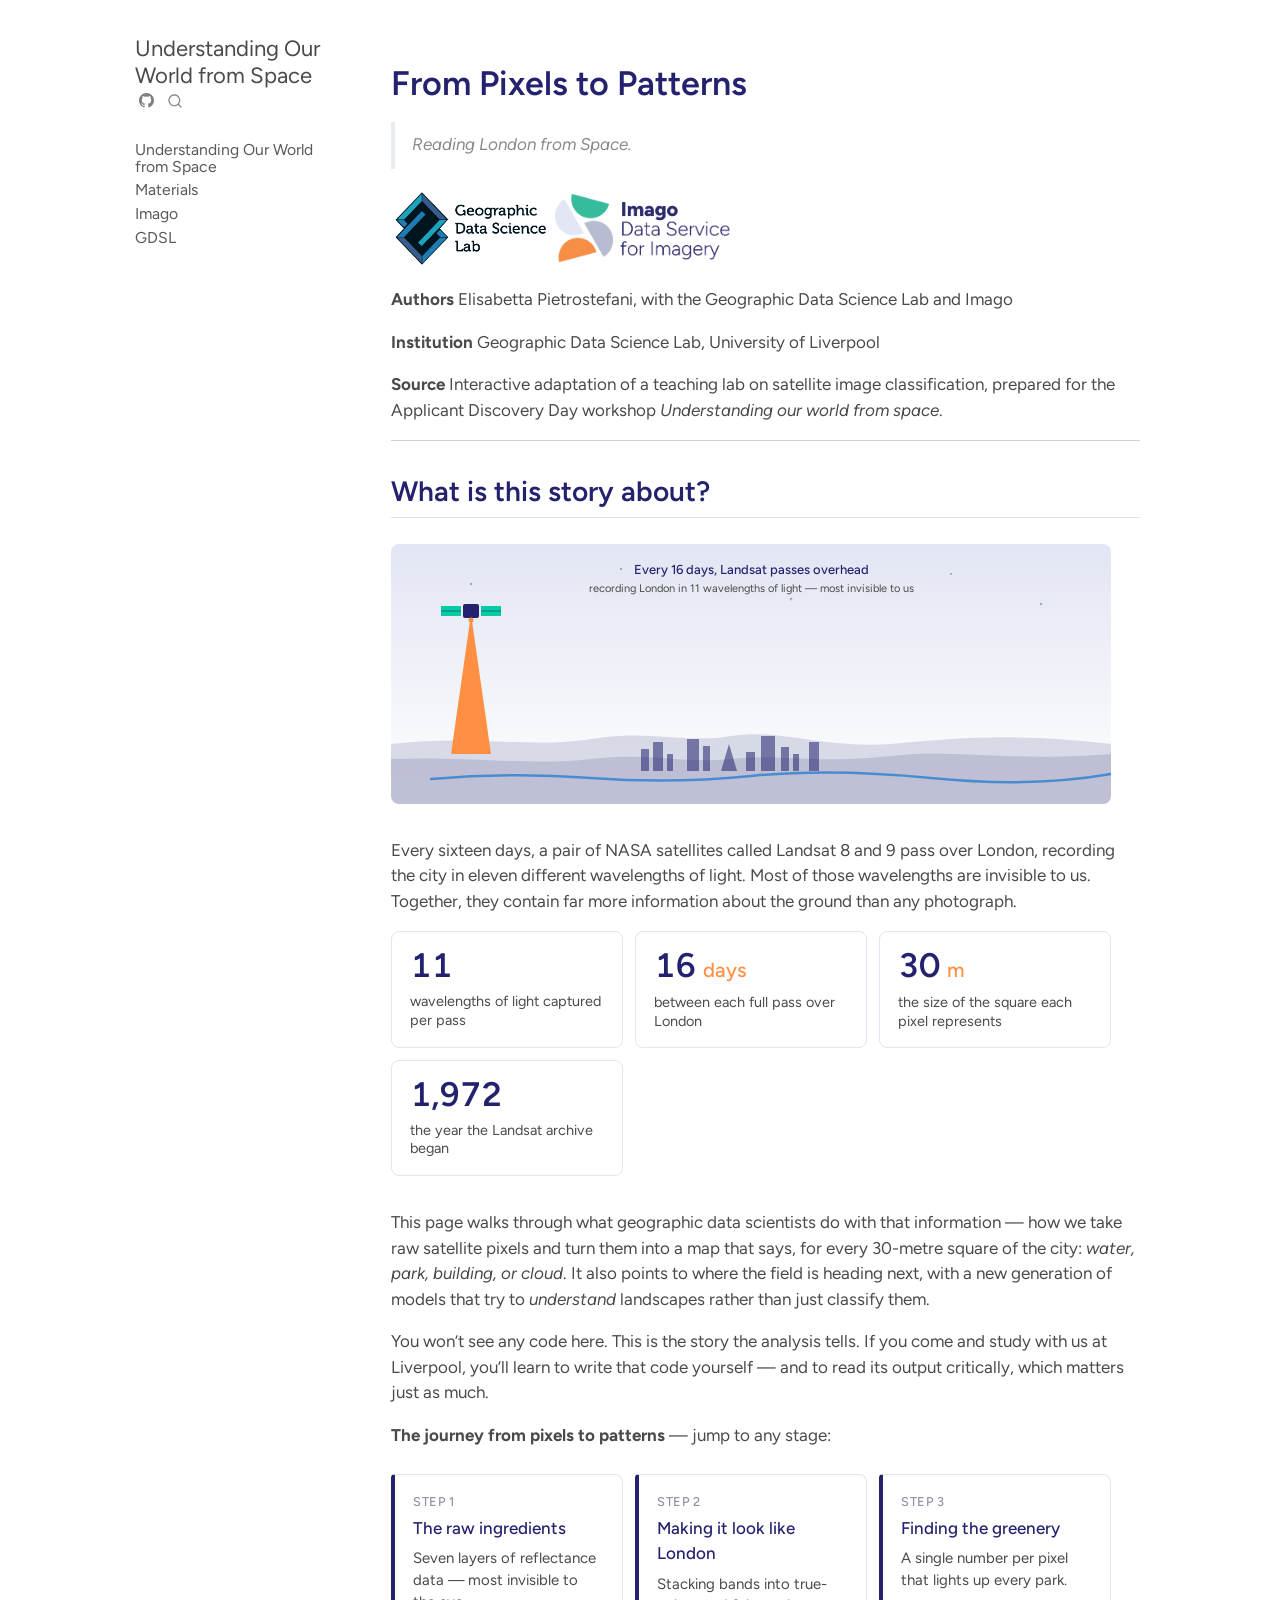
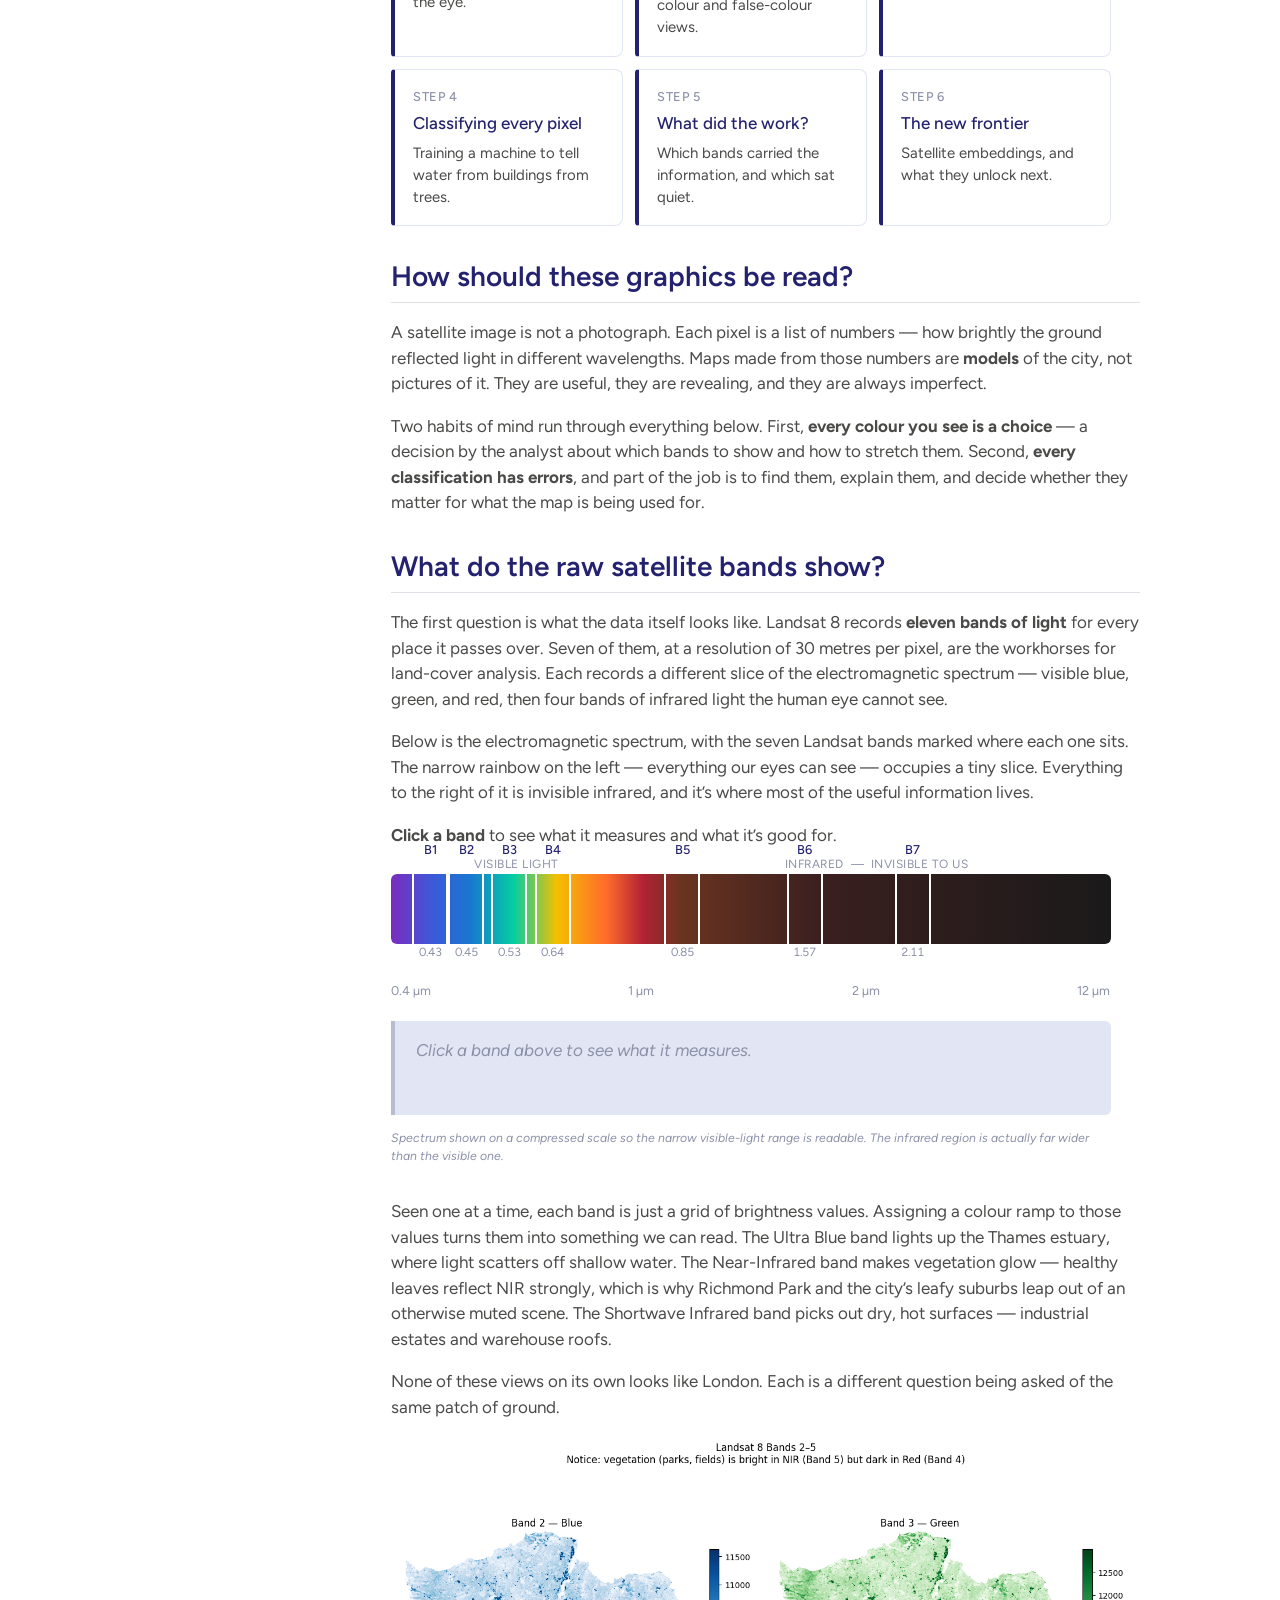
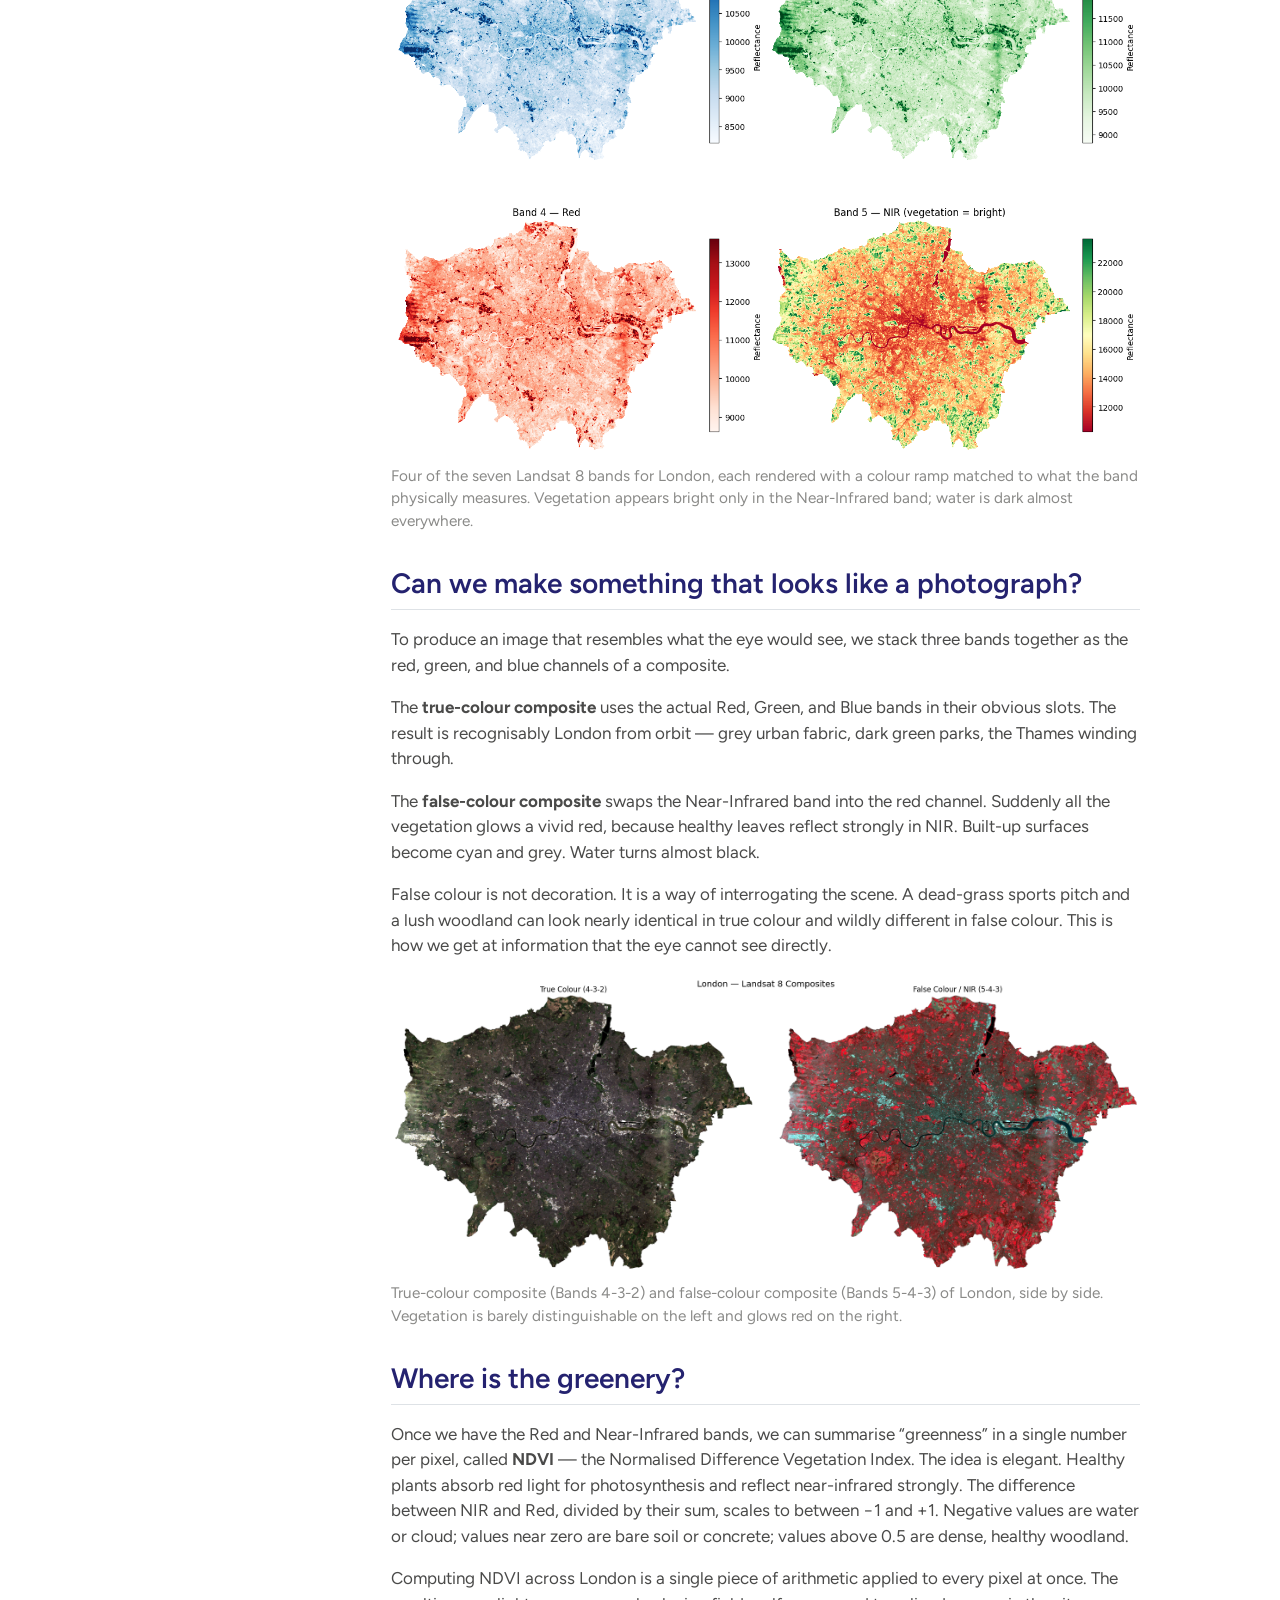
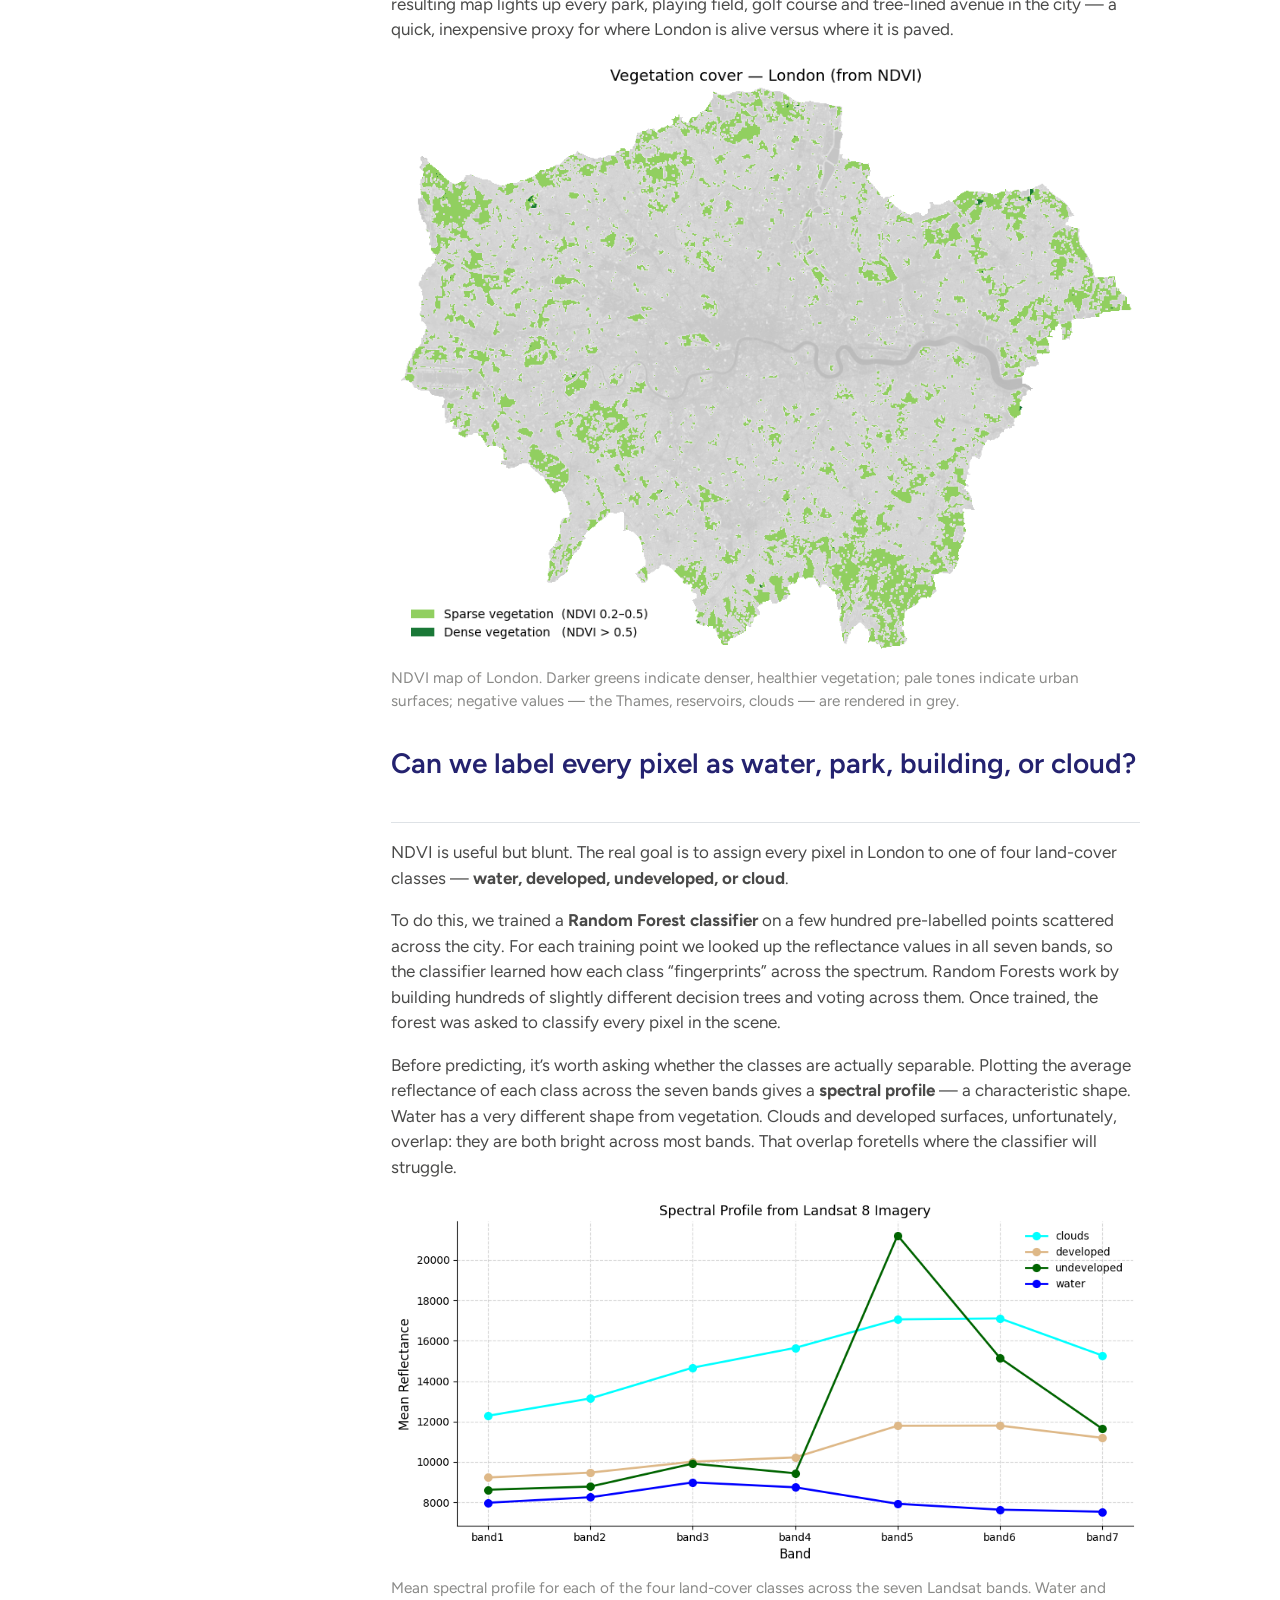
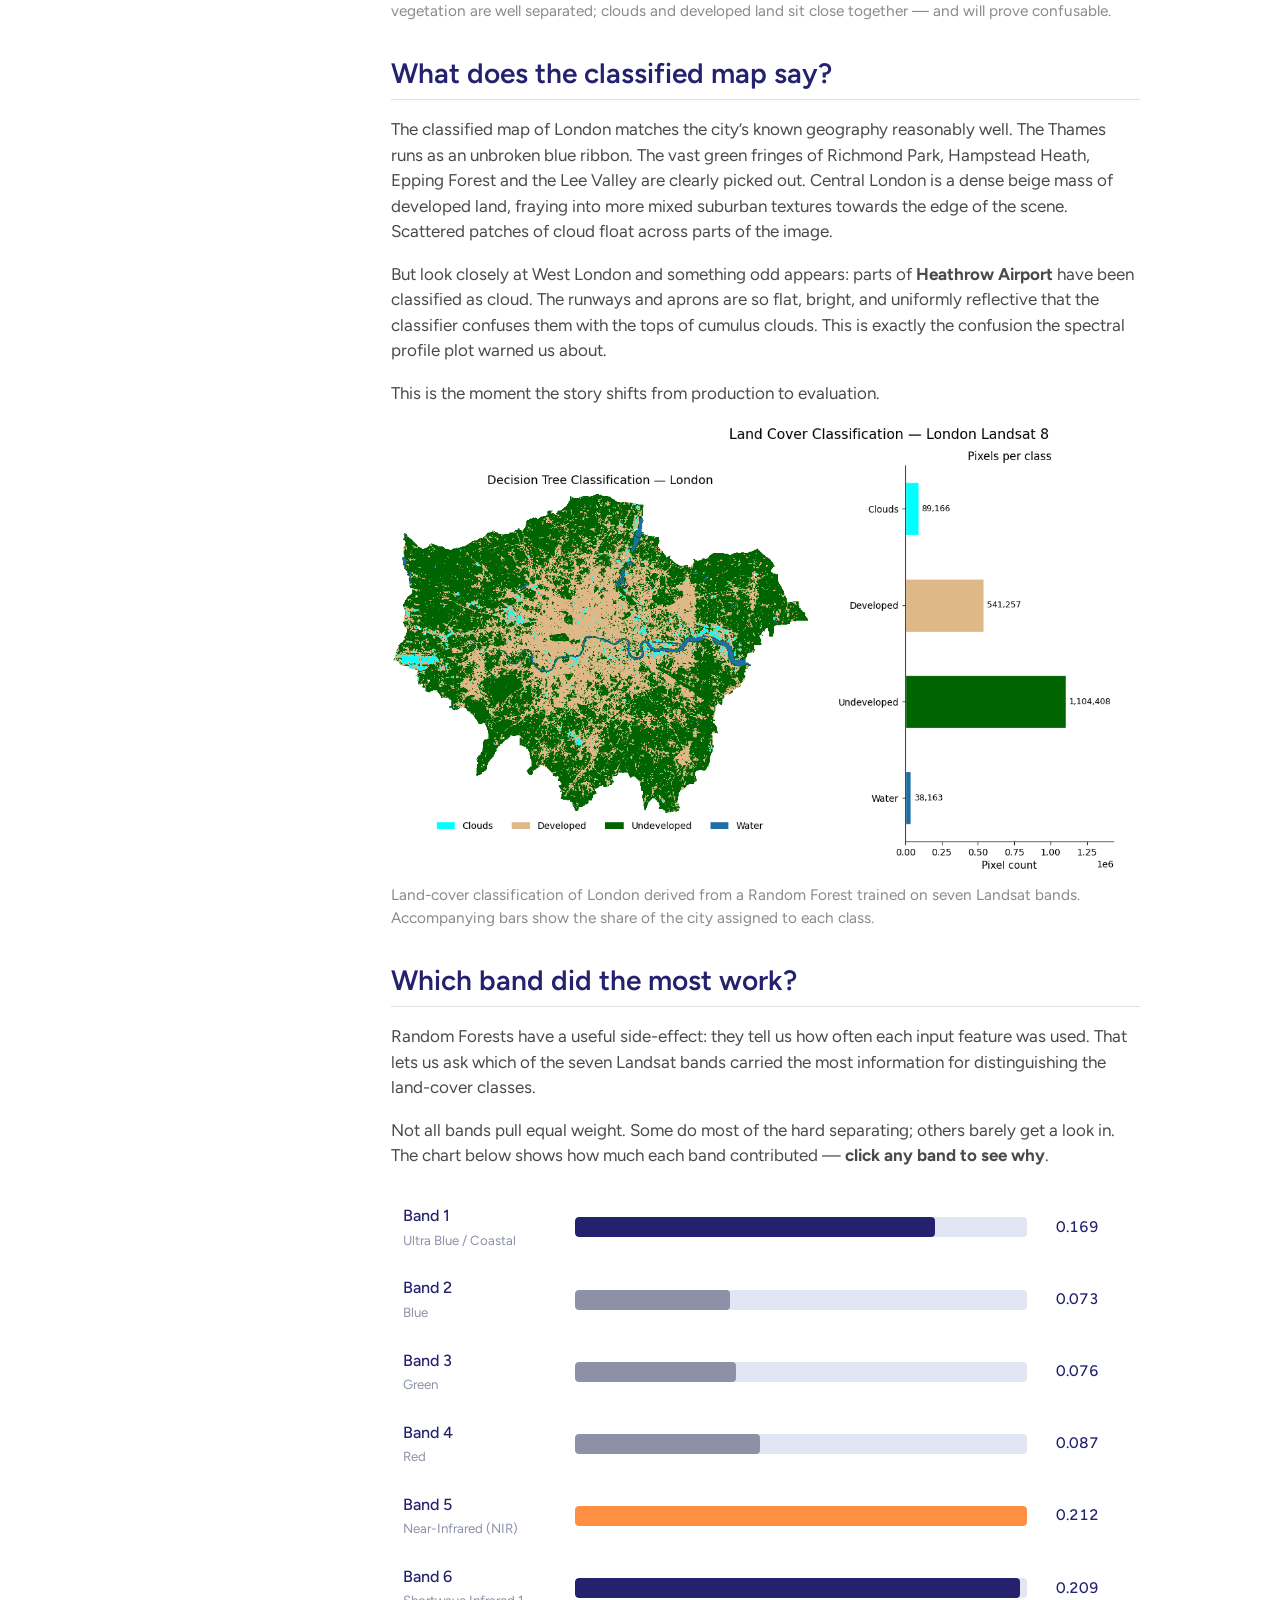
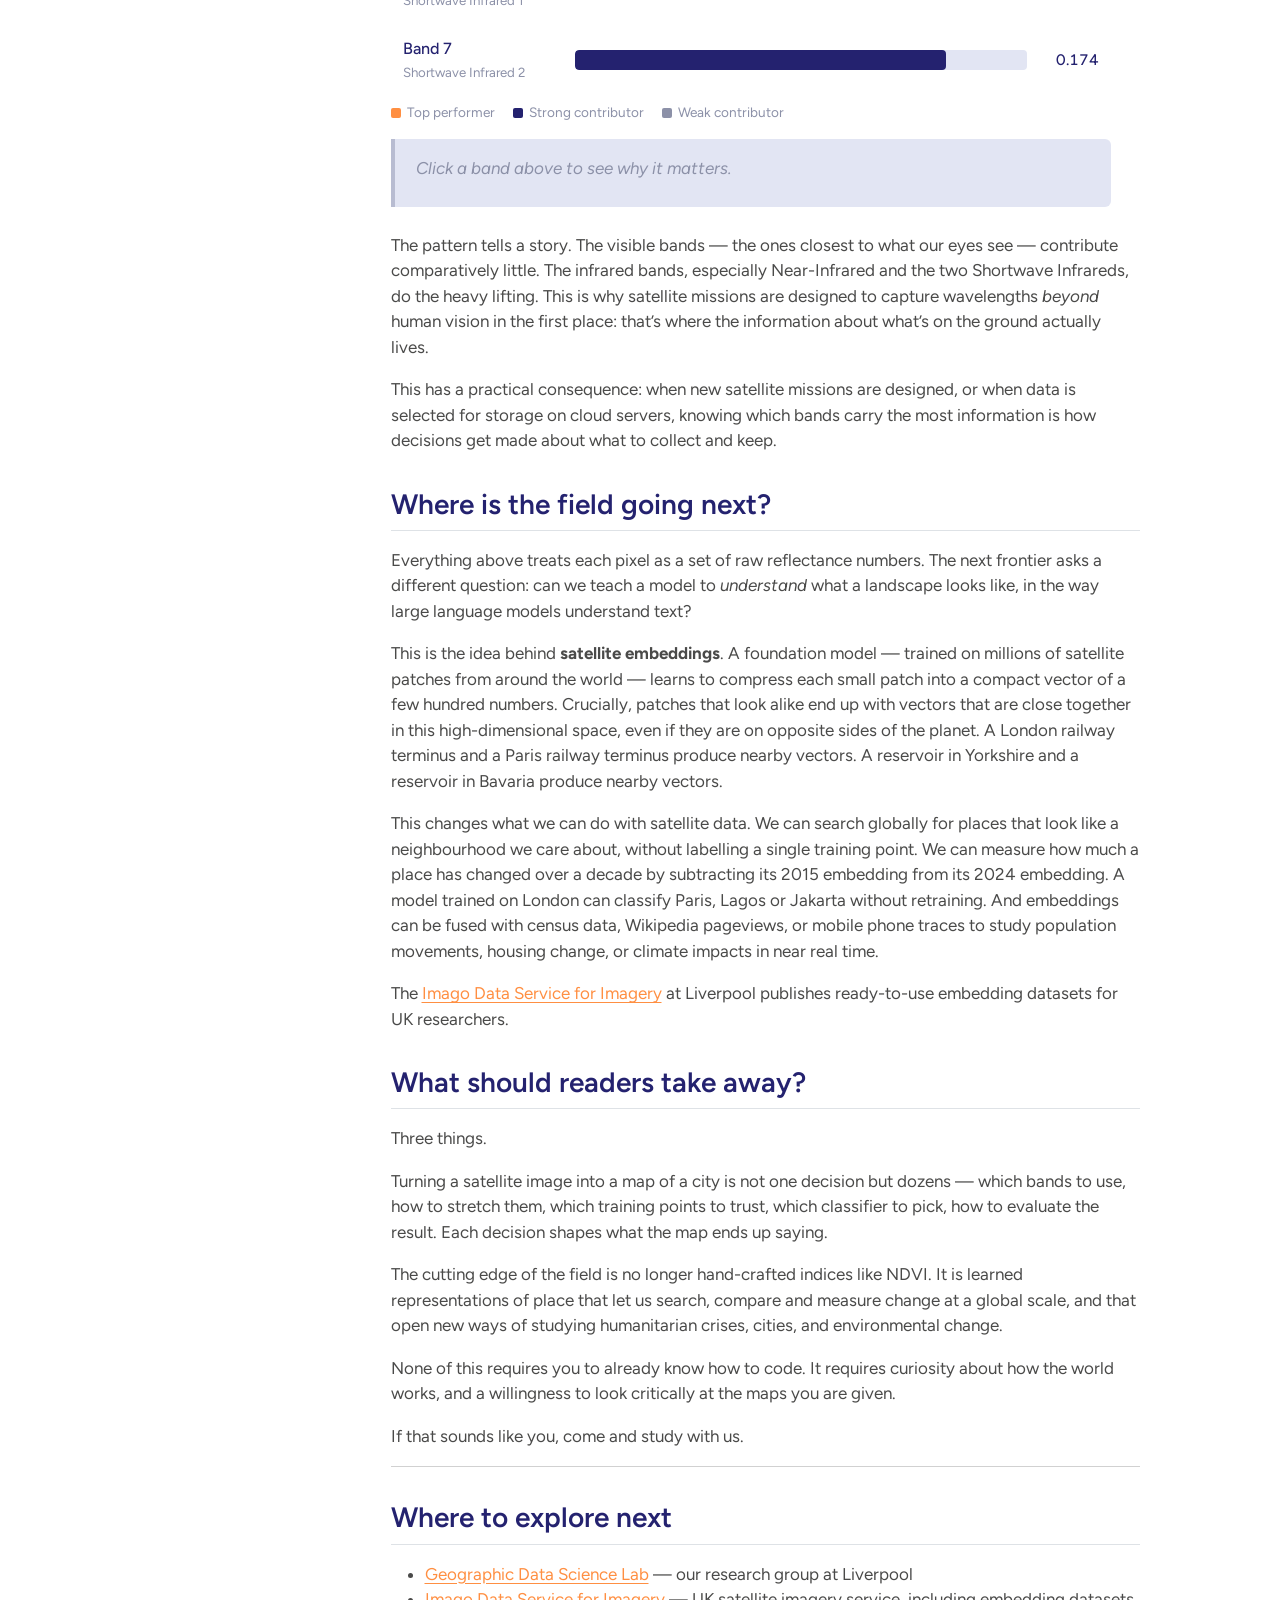
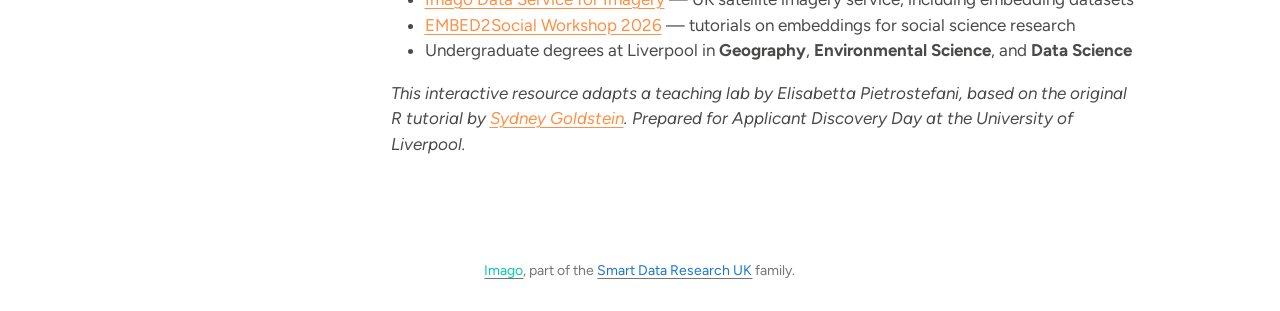
<file: docs/pixelsToPatterns.html>
<!DOCTYPE html>
<html xmlns="http://www.w3.org/1999/xhtml" lang="en" xml:lang="en"><head>

<meta charset="utf-8">
<meta name="generator" content="quarto-1.9.37">

<meta name="viewport" content="width=device-width, initial-scale=1.0, user-scalable=yes">


<title>pixelstopatterns – Understanding Our World from Space</title>
<style>
/* Default styles provided by pandoc.
** See https://pandoc.org/MANUAL.html#variables-for-html for config info.
*/
code{white-space: pre-wrap;}
span.smallcaps{font-variant: small-caps;}
div.columns{display: flex; gap: min(4vw, 1.5em);}
div.column{flex: auto; overflow-x: auto;}
div.hanging-indent{margin-left: 1.5em; text-indent: -1.5em;}
ul.task-list{list-style: none;}
ul.task-list li input[type="checkbox"] {
  width: 0.8em;
  margin: 0 0.8em 0.2em -1em; /* quarto-specific, see https://github.com/quarto-dev/quarto-cli/issues/4556 */ 
  vertical-align: middle;
}
</style>


<script src="site_libs/quarto-nav/quarto-nav.js"></script>
<script src="site_libs/quarto-nav/headroom.min.js"></script>
<script src="site_libs/clipboard/clipboard.min.js"></script>
<script src="site_libs/quarto-search/autocomplete.umd.js"></script>
<script src="site_libs/quarto-search/fuse.min.js"></script>
<script src="site_libs/quarto-search/quarto-search.js"></script>
<meta name="quarto:offset" content="./">
<script src="site_libs/quarto-html/quarto.js" type="module"></script>
<script src="site_libs/quarto-html/tabsets/tabsets.js" type="module"></script>
<script src="site_libs/quarto-html/popper.min.js"></script>
<script src="site_libs/quarto-html/tippy.umd.min.js"></script>
<script src="site_libs/quarto-html/anchor.min.js"></script>
<link href="site_libs/quarto-html/tippy.css" rel="stylesheet">
<link href="site_libs/quarto-html/quarto-syntax-highlighting-7f8f88aac4f3542376d5c11b86a4c14d.css" rel="stylesheet" id="quarto-text-highlighting-styles">
<script src="site_libs/bootstrap/bootstrap.min.js"></script>
<link href="site_libs/bootstrap/bootstrap-icons.css" rel="stylesheet">
<link href="site_libs/bootstrap/bootstrap-9da0a69d09758582f7bec5a88b095657.min.css" rel="stylesheet" append-hash="true" id="quarto-bootstrap" data-mode="light">
<script id="quarto-search-options" type="application/json">{
  "location": "sidebar",
  "copy-button": false,
  "collapse-after": 3,
  "panel-placement": "start",
  "type": "overlay",
  "limit": 50,
  "keyboard-shortcut": [
    "f",
    "/",
    "s"
  ],
  "language": {
    "search-no-results-text": "No results",
    "search-matching-documents-text": "matching documents",
    "search-copy-link-title": "Copy link to search",
    "search-hide-matches-text": "Hide additional matches",
    "search-more-match-text": "more match in this document",
    "search-more-matches-text": "more matches in this document",
    "search-clear-button-title": "Clear",
    "search-text-placeholder": "",
    "search-detached-cancel-button-title": "Cancel",
    "search-submit-button-title": "Submit",
    "search-label": "Search"
  }
}</script>
<script defer="" src="https://events.imago.ac.uk/script.js" data-website-id="1d384e7c-c043-45bd-9404-abb364ffe9e0"></script>


</head>

<body class="nav-sidebar floating fullcontent quarto-light">

<div id="quarto-search-results"></div>
  <header id="quarto-header" class="headroom fixed-top">
  <nav class="quarto-secondary-nav">
    <div class="container-fluid d-flex">
      <button type="button" class="quarto-btn-toggle btn" data-bs-toggle="collapse" role="button" data-bs-target=".quarto-sidebar-collapse-item" aria-controls="quarto-sidebar" aria-expanded="false" aria-label="Toggle sidebar navigation" onclick="if (window.quartoToggleHeadroom) { window.quartoToggleHeadroom(); }">
        <i class="bi bi-layout-text-sidebar-reverse"></i>
      </button>
        <nav class="quarto-page-breadcrumbs" aria-label="breadcrumb"><ol class="breadcrumb"><li class="breadcrumb-item">
      Understanding Our World from Space
      </li></ol></nav>
        <a class="flex-grow-1" role="navigation" data-bs-toggle="collapse" data-bs-target=".quarto-sidebar-collapse-item" aria-controls="quarto-sidebar" aria-expanded="false" aria-label="Toggle sidebar navigation" onclick="if (window.quartoToggleHeadroom) { window.quartoToggleHeadroom(); }">      
        </a>
      <button type="button" class="btn quarto-search-button" aria-label="Search" onclick="window.quartoOpenSearch();">
        <i class="bi bi-search"></i>
      </button>
    </div>
  </nav>
</header>
<!-- content -->
<div id="quarto-content" class="quarto-container page-columns page-rows-contents page-layout-article">
<!-- sidebar -->
  <nav id="quarto-sidebar" class="sidebar collapse collapse-horizontal quarto-sidebar-collapse-item sidebar-navigation floating overflow-auto">
    <div class="pt-lg-2 mt-2 text-left sidebar-header">
    <div class="sidebar-title mb-0 py-0">
      <a href="./">Understanding Our World from Space</a> 
        <div class="sidebar-tools-main">
    <a href="https://github.com/Imago-SDRUK/ADD_from_space" title="" class="quarto-navigation-tool px-1" aria-label=""><i class="bi bi-github"></i></a>
    <div id="quarto-search" class="quarto-navigation-tool px-1" title="Search"></div>
</div>
    </div>
      </div>
    <div class="sidebar-menu-container"> 
    <ul class="list-unstyled mt-1">
        <li class="sidebar-item">
  <div class="sidebar-item-container"> 
  <a href="./index.html" class="sidebar-item-text sidebar-link">
 <span class="menu-text">Understanding Our World from Space</span></a>
  </div>
</li>
        <li class="sidebar-item">
  <div class="sidebar-item-container"> 
  <a href="./materials.html" class="sidebar-item-text sidebar-link">
 <span class="menu-text">Materials</span></a>
  </div>
</li>
        <li class="sidebar-item">
  <div class="sidebar-item-container"> 
  <a href="https://imago.ac.uk" class="sidebar-item-text sidebar-link">
 <span class="menu-text">Imago</span></a>
  </div>
</li>
        <li class="sidebar-item">
  <div class="sidebar-item-container"> 
  <a href="https://liverpool.ac.uk/geographic-data-science" class="sidebar-item-text sidebar-link">
 <span class="menu-text">GDSL</span></a>
  </div>
</li>
    </ul>
    </div>
</nav>
<div id="quarto-sidebar-glass" class="quarto-sidebar-collapse-item" data-bs-toggle="collapse" data-bs-target=".quarto-sidebar-collapse-item"></div>
<!-- margin-sidebar -->
    
<!-- main -->
<main class="content" id="quarto-document-content"><header id="title-block-header" class="quarto-title-block"></header>




<section id="from-pixels-to-patterns" class="level1">
<h1>From Pixels to Patterns</h1>
<blockquote class="blockquote">
<p><em>Reading London from Space.</em></p>
</blockquote>
<p><img src="assets/gds_logo_1.png" class="img-fluid" width="160" alt="Geographic Data Science Lab, University of Liverpool."> <img src="assets/Imago-logo.png" class="img-fluid" width="180" alt="Imago — Data Service for Imagery."></p>
<p><strong>Authors</strong> Elisabetta Pietrostefani, with the Geographic Data Science Lab and Imago</p>
<p><strong>Institution</strong> Geographic Data Science Lab, University of Liverpool</p>
<p><strong>Source</strong> Interactive adaptation of a teaching lab on satellite image classification, prepared for the Applicant Discovery Day workshop <em>Understanding our world from space</em>.</p>
<hr>
<section id="what-is-this-story-about" class="level2">
<h2 class="anchored" data-anchor-id="what-is-this-story-about">What is this story about?</h2>
<style>
  .hero-scene {
    position: relative;
    width: 100%;
    max-width: 720px;
    margin: 1.5rem 0 2rem;
    background: linear-gradient(180deg, #E2E5F3 0%, #FFFFFF 100%);
    border-radius: 8px;
    overflow: hidden;
    font-family: 'Figtree', sans-serif;
  }
  .hero-scene svg { display: block; width: 100%; height: auto; }
  @keyframes sat-orbit {
    0%   { transform: translateX(-10%); }
    50%  { transform: translateX(110%); }
    100% { transform: translateX(-10%); }
  }
  @keyframes beam-pulse {
    0%, 100% { opacity: 0.15; }
    50%      { opacity: 0.55; }
  }
  .hero-scene .satellite { animation: sat-orbit 18s linear infinite; transform-origin: center; }
  .hero-scene .beam      { animation: beam-pulse 3.5s ease-in-out infinite; transform-origin: top center; }
  @media (prefers-reduced-motion: reduce) {
    .hero-scene .satellite { animation: none; transform: translateX(40%); }
    .hero-scene .beam      { animation: none; opacity: 0.35; }
  }

  .hero-stats {
    display: grid;
    grid-template-columns: repeat(auto-fit, minmax(180px, 1fr));
    gap: 12px;
    max-width: 720px;
    margin: 0 0 2rem;
    font-family: 'Figtree', sans-serif;
  }
  .hero-stats .stat {
    background: #FFFFFF;
    border: 1px solid #E2E5F3;
    border-radius: 8px;
    padding: 1rem 1.1rem;
  }
  .hero-stats .stat-num {
    font-size: 2rem;
    font-weight: 600;
    color: #24226F;
    line-height: 1;
    font-variant-numeric: tabular-nums;
  }
  .hero-stats .stat-unit {
    font-size: 1.2rem;
    font-weight: 500;
    color: #FF8F42;
    margin-left: 2px;
  }
  .hero-stats .stat-label {
    font-size: 0.85rem;
    color: #4a4a49;
    margin-top: 0.4rem;
    line-height: 1.3;
  }

  .roadmap {
    display: grid;
    grid-template-columns: repeat(auto-fit, minmax(220px, 1fr));
    gap: 12px;
    max-width: 720px;
    margin: 1.5rem 0 2rem;
    font-family: 'Figtree', sans-serif;
  }
  .roadmap a.roadmap-card {
    display: block;
    padding: 1rem 1.1rem;
    background: #FFFFFF;
    border: 1px solid #E2E5F3;
    border-left: 4px solid #24226F;
    border-radius: 4px 8px 8px 4px;
    text-decoration: none;
    color: #4a4a49;
    transition: border-left-color 0.15s ease, background 0.15s ease, transform 0.15s ease;
  }
  .roadmap a.roadmap-card:hover,
  .roadmap a.roadmap-card:focus-visible {
    border-left-color: #FF8F42;
    background: #E2E5F3;
    transform: translateX(2px);
    outline: none;
  }
  .roadmap .step-num {
    font-size: 0.75rem;
    font-weight: 500;
    color: #8C91A8;
    letter-spacing: 0.05em;
    text-transform: uppercase;
  }
  .roadmap .step-title {
    font-weight: 500;
    color: #24226F;
    font-size: 1rem;
    margin: 0.3rem 0 0.4rem;
  }
  .roadmap .step-blurb {
    font-size: 0.88rem;
    line-height: 1.45;
    color: #4a4a49;
  }
</style>

<div class="hero-scene" role="img" aria-label="Illustration of a Landsat satellite passing over London">
  <svg viewbox="0 0 720 260" xmlns="http://www.w3.org/2000/svg">
    <!-- sky already via gradient background; stars -->
    <circle cx="80" cy="40" r="1.2" fill="#24226F" opacity="0.35"></circle>
    <circle cx="230" cy="25" r="1" fill="#24226F" opacity="0.45"></circle>
    <circle cx="400" cy="55" r="1.4" fill="#24226F" opacity="0.3"></circle>
    <circle cx="560" cy="30" r="1" fill="#24226F" opacity="0.4"></circle>
    <circle cx="650" cy="60" r="1.2" fill="#24226F" opacity="0.35"></circle>

    <!-- ground: stylised London silhouette -->
    <path d="M0,220 L0,200 C80,190 140,205 200,195 C260,185 290,200 340,192 C390,184 430,205 500,200 C560,195 620,188 720,200 L720,260 L0,260 Z" fill="#B8BCD1" opacity="0.5"></path>
    <path d="M0,215 L0,260 L720,260 L720,210 C620,218 560,205 500,212 C430,220 390,210 340,215 C290,220 260,208 200,215 C140,222 80,212 0,215 Z" fill="#24226F" opacity="0.15"></path>

    <!-- Thames -->
    <path d="M40,235 Q120,228 200,234 T360,232 T540,234 T720,230" stroke="#1877CF" stroke-width="2.5" fill="none" opacity="0.7" stroke-linecap="round"></path>

    <!-- London skyline silhouettes -->
    <g fill="#24226F" opacity="0.55">
      <rect x="250" y="205" width="8" height="22"></rect>
      <rect x="262" y="198" width="10" height="29"></rect>
      <rect x="276" y="210" width="6" height="17"></rect>
      <rect x="296" y="195" width="12" height="32"></rect>
      <rect x="312" y="202" width="7" height="25"></rect>
      <polygon points="330,227 338,200 346,227"></polygon>
      <rect x="355" y="208" width="9" height="19"></rect>
      <rect x="370" y="192" width="14" height="35"></rect>
      <rect x="390" y="203" width="8" height="24"></rect>
      <rect x="402" y="210" width="6" height="17"></rect>
      <rect x="418" y="198" width="10" height="29"></rect>
    </g>

    <!-- satellite + imaging beam (group animates across) -->
    <g class="satellite">
      <g transform="translate(0, 0)">
        <!-- imaging beam (cone from satellite down to ground) -->
        <polygon class="beam" points="80,70 60,210 100,210" fill="#FF8F42"></polygon>

        <!-- satellite body -->
        <rect x="72" y="60" width="16" height="14" rx="2" fill="#24226F"></rect>
        <!-- solar panels -->
        <rect x="50" y="62" width="20" height="10" fill="#03CEA3"></rect>
        <rect x="90" y="62" width="20" height="10" fill="#03CEA3"></rect>
        <line x1="50" y1="67" x2="70" y2="67" stroke="#24226F" stroke-width="0.6"></line>
        <line x1="90" y1="67" x2="110" y2="67" stroke="#24226F" stroke-width="0.6"></line>
        <!-- sensor aperture -->
        <circle cx="80" cy="76" r="2.5" fill="#FF8F42"></circle>
      </g>
    </g>

    <!-- caption inside the SVG -->
    <text x="360" y="30" text-anchor="middle" font-family="Figtree, sans-serif" font-size="13" font-weight="500" fill="#24226F">
      Every 16 days, Landsat passes overhead
    </text>
    <text x="360" y="48" text-anchor="middle" font-family="Figtree, sans-serif" font-size="11" fill="#4a4a49">
      recording London in 11 wavelengths of light — most invisible to us
    </text>
  </svg>
</div>
<p>Every sixteen days, a pair of NASA satellites called Landsat 8 and 9 pass over London, recording the city in eleven different wavelengths of light. Most of those wavelengths are invisible to us. Together, they contain far more information about the ground than any photograph.</p>
<div class="hero-stats" role="group" aria-label="Key facts about Landsat imagery">
  <div class="stat">
    <div><span class="stat-num" data-count="11">0</span></div>
    <div class="stat-label">wavelengths of light captured per pass</div>
  </div>
  <div class="stat">
    <div><span class="stat-num" data-count="16">0</span><span class="stat-unit">&nbsp;days</span></div>
    <div class="stat-label">between each full pass over London</div>
  </div>
  <div class="stat">
    <div><span class="stat-num" data-count="30">0</span><span class="stat-unit">&nbsp;m</span></div>
    <div class="stat-label">the size of the square each pixel represents</div>
  </div>
  <div class="stat">
    <div><span class="stat-num" data-count="1972">0</span></div>
    <div class="stat-label">the year the Landsat archive began</div>
  </div>
</div>

<script>
(function () {
  var els = document.querySelectorAll(".hero-stats .stat-num");
  function animateCount(el) {
    var target = parseInt(el.getAttribute("data-count"), 10);
    var duration = 900;
    var start = performance.now();
    function tick(now) {
      var t = Math.min(1, (now - start) / duration);
      var eased = 1 - Math.pow(1 - t, 3);
      el.textContent = Math.round(eased * target).toLocaleString();
      if (t < 1) requestAnimationFrame(tick);
    }
    requestAnimationFrame(tick);
  }
  if ("IntersectionObserver" in window) {
    var obs = new IntersectionObserver(function (entries) {
      entries.forEach(function (e) {
        if (e.isIntersecting) {
          animateCount(e.target);
          obs.unobserve(e.target);
        }
      });
    }, { threshold: 0.4 });
    els.forEach(function (el) { obs.observe(el); });
  } else {
    els.forEach(animateCount);
  }
})();
</script>
<p>This page walks through what geographic data scientists do with that information — how we take raw satellite pixels and turn them into a map that says, for every 30-metre square of the city: <em>water, park, building, or cloud</em>. It also points to where the field is heading next, with a new generation of models that try to <em>understand</em> landscapes rather than just classify them.</p>
<p>You won’t see any code here. This is the story the analysis tells. If you come and study with us at Liverpool, you’ll learn to write that code yourself — and to read its output critically, which matters just as much.</p>
<p><strong>The journey from pixels to patterns</strong> — jump to any stage:</p>
<nav class="roadmap" aria-label="Story roadmap">
  <a class="roadmap-card" href="#what-do-the-raw-satellite-bands-show">
    <div class="step-num">Step 1</div>
    <div class="step-title">The raw ingredients</div>
    <div class="step-blurb">Seven layers of reflectance data — most invisible to the eye.</div>
  </a>
  <a class="roadmap-card" href="#can-we-make-something-that-looks-like-a-photograph">
    <div class="step-num">Step 2</div>
    <div class="step-title">Making it look like London</div>
    <div class="step-blurb">Stacking bands into true-colour and false-colour views.</div>
  </a>
  <a class="roadmap-card" href="#where-is-the-greenery">
    <div class="step-num">Step 3</div>
    <div class="step-title">Finding the greenery</div>
    <div class="step-blurb">A single number per pixel that lights up every park.</div>
  </a>
  <a class="roadmap-card" href="#can-we-label-every-pixel-as-water-park-building-or-cloud">
    <div class="step-num">Step 4</div>
    <div class="step-title">Classifying every pixel</div>
    <div class="step-blurb">Training a machine to tell water from buildings from trees.</div>
  </a>
  <a class="roadmap-card" href="#which-band-did-the-most-work">
    <div class="step-num">Step 5</div>
    <div class="step-title">What did the work?</div>
    <div class="step-blurb">Which bands carried the information, and which sat quiet.</div>
  </a>
  <a class="roadmap-card" href="#where-is-the-field-going-next">
    <div class="step-num">Step 6</div>
    <div class="step-title">The new frontier</div>
    <div class="step-blurb">Satellite embeddings, and what they unlock next.</div>
  </a>
</nav>
</section>
<section id="how-should-these-graphics-be-read" class="level2">
<h2 class="anchored" data-anchor-id="how-should-these-graphics-be-read">How should these graphics be read?</h2>
<p>A satellite image is not a photograph. Each pixel is a list of numbers — how brightly the ground reflected light in different wavelengths. Maps made from those numbers are <strong>models</strong> of the city, not pictures of it. They are useful, they are revealing, and they are always imperfect.</p>
<p>Two habits of mind run through everything below. First, <strong>every colour you see is a choice</strong> — a decision by the analyst about which bands to show and how to stretch them. Second, <strong>every classification has errors</strong>, and part of the job is to find them, explain them, and decide whether they matter for what the map is being used for.</p>
</section>
<section id="what-do-the-raw-satellite-bands-show" class="level2">
<h2 class="anchored" data-anchor-id="what-do-the-raw-satellite-bands-show">What do the raw satellite bands show?</h2>
<p>The first question is what the data itself looks like. Landsat 8 records <strong>eleven bands of light</strong> for every place it passes over. Seven of them, at a resolution of 30 metres per pixel, are the workhorses for land-cover analysis. Each records a different slice of the electromagnetic spectrum — visible blue, green, and red, then four bands of infrared light the human eye cannot see.</p>
<p>Below is the electromagnetic spectrum, with the seven Landsat bands marked where each one sits. The narrow rainbow on the left — everything our eyes can see — occupies a tiny slice. Everything to the right of it is invisible infrared, and it’s where most of the useful information lives.</p>
<p><strong>Click a band</strong> to see what it measures and what it’s good for.</p>
<style>
  .spectrum-widget {
    font-family: 'Figtree', sans-serif;
    max-width: 720px;
    margin: 1.5rem 0 2rem;
    color: #4a4a49;
  }
  .spectrum-widget .spectrum-strip {
    position: relative;
    height: 70px;
    background: linear-gradient(90deg,
      #7b2cbf 0%,
      #3a5bd9 6%,
      #1877CF 11%,
      #03CEA3 17%,
      #f4c000 23%,
      #ff6a2b 30%,
      #b22234 35%,
      #6a3420 40%,
      #3a1f1f 60%,
      #1a1a1a 100%);
    border-radius: 6px;
    overflow: visible;
  }
  .spectrum-widget .visible-marker {
    position: absolute;
    top: -18px;
    left: 0;
    width: 35%;
    font-size: 0.7rem;
    text-align: center;
    color: #8C91A8;
    letter-spacing: 0.04em;
    text-transform: uppercase;
  }
  .spectrum-widget .invisible-marker {
    position: absolute;
    top: -18px;
    left: 35%;
    width: 65%;
    font-size: 0.7rem;
    text-align: center;
    color: #8C91A8;
    letter-spacing: 0.04em;
    text-transform: uppercase;
  }
  .spectrum-widget .band-tick {
    position: absolute;
    top: 0;
    bottom: 0;
    border: none;
    background: rgba(36, 34, 111, 0.0);
    cursor: pointer;
    padding: 0;
    transition: background 0.15s ease;
    border-left: 2px solid #FFFFFF;
    border-right: 2px solid #FFFFFF;
  }
  .spectrum-widget .band-tick:hover,
  .spectrum-widget .band-tick:focus-visible,
  .spectrum-widget .band-tick[aria-pressed="true"] {
    background: rgba(36, 34, 111, 0.35);
    outline: none;
  }
  .spectrum-widget .band-tick .band-num {
    position: absolute;
    top: -34px;
    left: 50%;
    transform: translateX(-50%);
    font-size: 0.75rem;
    font-weight: 500;
    color: #24226F;
    white-space: nowrap;
  }
  .spectrum-widget .band-tick[aria-pressed="true"] .band-num {
    color: #FF8F42;
  }
  .spectrum-widget .band-tick .band-wavelength {
    position: absolute;
    bottom: -18px;
    left: 50%;
    transform: translateX(-50%);
    font-size: 0.7rem;
    color: #8C91A8;
    font-variant-numeric: tabular-nums;
    white-space: nowrap;
  }
  .spectrum-widget .axis-labels {
    display: flex;
    justify-content: space-between;
    margin-top: 2.2rem;
    font-size: 0.75rem;
    color: #8C91A8;
  }
  .spectrum-widget .band-card {
    margin: 1.25rem 0 0.5rem;
    padding: 1rem 1.25rem;
    border-left: 4px solid #FF8F42;
    background: #E2E5F3;
    border-radius: 0 6px 6px 0;
    min-height: 5.5rem;
    transition: opacity 0.25s ease;
  }
  .spectrum-widget .band-card[data-empty="true"] {
    border-left-color: #B8BCD1;
    color: #8C91A8;
    font-style: italic;
  }
  .spectrum-widget .band-card-header {
    display: flex;
    justify-content: space-between;
    align-items: baseline;
    gap: 1rem;
    flex-wrap: wrap;
    margin-bottom: 0.4rem;
  }
  .spectrum-widget .band-card-title {
    font-weight: 500;
    color: #24226F;
    font-size: 1rem;
  }
  .spectrum-widget .band-card-meta {
    font-size: 0.8rem;
    color: #8C91A8;
    font-variant-numeric: tabular-nums;
  }
  .spectrum-widget .band-card-body {
    font-size: 0.92rem;
    line-height: 1.5;
  }
  .spectrum-widget .scale-note {
    font-size: 0.72rem;
    color: #8C91A8;
    font-style: italic;
    margin-top: 0.8rem;
  }
</style>

<div class="spectrum-widget" role="region" aria-label="Interactive electromagnetic spectrum with Landsat bands">

  <div class="spectrum-strip" id="spectrum-strip">
    <div class="visible-marker">Visible light</div>
    <div class="invisible-marker">Infrared &nbsp;—&nbsp; invisible to us</div>
  </div>

  <div class="axis-labels">
    <span>0.4 µm</span>
    <span>1 µm</span>
    <span>2 µm</span>
    <span>12 µm</span>
  </div>

  <div class="band-card" id="band-card" data-empty="true" aria-live="polite">
    Click a band above to see what it measures.
  </div>

  <div class="scale-note">Spectrum shown on a compressed scale so the narrow visible-light range is readable. The infrared region is actually far wider than the visible one.</div>

</div>

<script>
(function () {
  const bands = [
    { num: 1, name: "Ultra Blue (Coastal/Aerosol)", range: "0.43–0.45 µm", pos: 3,
      why: "Sensitive to very short wavelengths where light scatters off shallow water and atmospheric aerosols. Lights up the Thames estuary and coastal shallows." },
    { num: 2, name: "Blue",                          range: "0.45–0.51 µm", pos: 8,
      why: "Distinguishes water depth and can separate soil from vegetation. This is the shortest wavelength the human eye can see as colour." },
    { num: 3, name: "Green",                         range: "0.53–0.59 µm", pos: 14,
      why: "Healthy vegetation reflects green light more strongly than red — which is why plants look green. Useful for mapping plant vigour." },
    { num: 4, name: "Red",                           range: "0.64–0.67 µm", pos: 20,
      why: "Chlorophyll absorbs red light for photosynthesis, so vegetation appears dark here. Combined with NIR, this gives us NDVI." },
    { num: 5, name: "Near-Infrared (NIR)",           range: "0.85–0.88 µm", pos: 38,
      why: "The star of the show. Healthy leaves reflect NIR strongly while water absorbs it almost completely. This is why Richmond Park and the leafy suburbs leap out of an otherwise muted scene." },
    { num: 6, name: "Shortwave Infrared 1",          range: "1.57–1.65 µm", pos: 55,
      why: "Picks up soil moisture and separates snow from cloud. Hot, dry industrial estates and warehouse roofs look very different from damp natural surfaces here." },
    { num: 7, name: "Shortwave Infrared 2",          range: "2.11–2.29 µm", pos: 70,
      why: "Reveals geology, mineralogy, and burn scars. Complements Band 6 for distinguishing built-up from natural land." },
  ];

  const strip = document.getElementById("spectrum-strip");
  const card  = document.getElementById("band-card");
  let selected = null;

  bands.forEach(function (b) {
    const tick = document.createElement("button");
    tick.type = "button";
    tick.className = "band-tick";
    tick.setAttribute("aria-pressed", "false");
    tick.setAttribute("aria-label", "Band " + b.num + " — " + b.name);
    tick.dataset.bandNum = b.num;
    tick.style.left  = b.pos + "%";
    tick.style.width = "5%";
    tick.innerHTML =
      '<span class="band-num">B' + b.num + '</span>' +
      '<span class="band-wavelength">' + b.range.split("–")[0] + '</span>';
    tick.addEventListener("click", function () { select(b.num); });
    strip.appendChild(tick);
  });

  function select(num) {
    const b = bands.find(function (x) { return x.num === num; });
    if (!b) return;

    if (selected === num) {
      selected = null;
      card.dataset.empty = "true";
      card.innerHTML = "Click a band above to see what it measures.";
      strip.querySelectorAll(".band-tick").forEach(function (t) { t.setAttribute("aria-pressed", "false"); });
      return;
    }

    selected = num;
    card.dataset.empty = "false";
    card.innerHTML =
      '<div class="band-card-header">' +
        '<div class="band-card-title">Band ' + b.num + ' — ' + b.name + '</div>' +
        '<div class="band-card-meta">' + b.range + '</div>' +
      '</div>' +
      '<div class="band-card-body">' + b.why + '</div>';
    strip.querySelectorAll(".band-tick").forEach(function (t) {
      t.setAttribute("aria-pressed", String(Number(t.dataset.bandNum) === num));
    });
  }
})();
</script>
<p>Seen one at a time, each band is just a grid of brightness values. Assigning a colour ramp to those values turns them into something we can read. The Ultra Blue band lights up the Thames estuary, where light scatters off shallow water. The Near-Infrared band makes vegetation glow — healthy leaves reflect NIR strongly, which is why Richmond Park and the city’s leafy suburbs leap out of an otherwise muted scene. The Shortwave Infrared band picks out dry, hot surfaces — industrial estates and warehouse roofs.</p>
<p>None of these views on its own looks like London. Each is a different question being asked of the same patch of ground.</p>
<div class="quarto-figure quarto-figure-center">
<figure class="figure">
<p><img src="./assets/landsat_bands_grid_1.png" class="img-fluid figure-img"></p>
<figcaption>Four of the seven Landsat 8 bands for London, each rendered with a colour ramp matched to what the band physically measures. Vegetation appears bright only in the Near-Infrared band; water is dark almost everywhere.</figcaption>
</figure>
</div>
</section>
<section id="can-we-make-something-that-looks-like-a-photograph" class="level2">
<h2 class="anchored" data-anchor-id="can-we-make-something-that-looks-like-a-photograph">Can we make something that looks like a photograph?</h2>
<p>To produce an image that resembles what the eye would see, we stack three bands together as the red, green, and blue channels of a composite.</p>
<p>The <strong>true-colour composite</strong> uses the actual Red, Green, and Blue bands in their obvious slots. The result is recognisably London from orbit — grey urban fabric, dark green parks, the Thames winding through.</p>
<p>The <strong>false-colour composite</strong> swaps the Near-Infrared band into the red channel. Suddenly all the vegetation glows a vivid red, because healthy leaves reflect strongly in NIR. Built-up surfaces become cyan and grey. Water turns almost black.</p>
<p>False colour is not decoration. It is a way of interrogating the scene. A dead-grass sports pitch and a lush woodland can look nearly identical in true colour and wildly different in false colour. This is how we get at information that the eye cannot see directly.</p>
<div class="quarto-figure quarto-figure-center">
<figure class="figure">
<p><img src="assets/true_false_colour_1.png" class="img-fluid figure-img"></p>
<figcaption>True-colour composite (Bands 4-3-2) and false-colour composite (Bands 5-4-3) of London, side by side. Vegetation is barely distinguishable on the left and glows red on the right.</figcaption>
</figure>
</div>
</section>
<section id="where-is-the-greenery" class="level2">
<h2 class="anchored" data-anchor-id="where-is-the-greenery">Where is the greenery?</h2>
<p>Once we have the Red and Near-Infrared bands, we can summarise “greenness” in a single number per pixel, called <strong>NDVI</strong> — the Normalised Difference Vegetation Index. The idea is elegant. Healthy plants absorb red light for photosynthesis and reflect near-infrared strongly. The difference between NIR and Red, divided by their sum, scales to between −1 and +1. Negative values are water or cloud; values near zero are bare soil or concrete; values above 0.5 are dense, healthy woodland.</p>
<p>Computing NDVI across London is a single piece of arithmetic applied to every pixel at once. The resulting map lights up every park, playing field, golf course and tree-lined avenue in the city — a quick, inexpensive proxy for where London is alive versus where it is paved.</p>
<div class="quarto-figure quarto-figure-center">
<figure class="figure">
<p><img src="./assets/ndvi_london.png" class="img-fluid figure-img"></p>
<figcaption>NDVI map of London. Darker greens indicate denser, healthier vegetation; pale tones indicate urban surfaces; negative values — the Thames, reservoirs, clouds — are rendered in grey.</figcaption>
</figure>
</div>
</section>
<section id="can-we-label-every-pixel-as-water-park-building-or-cloud" class="level2">
<h2 class="anchored" data-anchor-id="can-we-label-every-pixel-as-water-park-building-or-cloud">Can we label every pixel as water, park, building, or cloud?</h2>
<p>NDVI is useful but blunt. The real goal is to assign every pixel in London to one of four land-cover classes — <strong>water, developed, undeveloped, or cloud</strong>.</p>
<p>To do this, we trained a <strong>Random Forest classifier</strong> on a few hundred pre-labelled points scattered across the city. For each training point we looked up the reflectance values in all seven bands, so the classifier learned how each class “fingerprints” across the spectrum. Random Forests work by building hundreds of slightly different decision trees and voting across them. Once trained, the forest was asked to classify every pixel in the scene.</p>
<p>Before predicting, it’s worth asking whether the classes are actually separable. Plotting the average reflectance of each class across the seven bands gives a <strong>spectral profile</strong> — a characteristic shape. Water has a very different shape from vegetation. Clouds and developed surfaces, unfortunately, overlap: they are both bright across most bands. That overlap foretells where the classifier will struggle.</p>
<div class="quarto-figure quarto-figure-center">
<figure class="figure">
<p><img src="assets/spectral_profiles.png" class="img-fluid figure-img"></p>
<figcaption>Mean spectral profile for each of the four land-cover classes across the seven Landsat bands. Water and vegetation are well separated; clouds and developed land sit close together — and will prove confusable.</figcaption>
</figure>
</div>
</section>
<section id="what-does-the-classified-map-say" class="level2">
<h2 class="anchored" data-anchor-id="what-does-the-classified-map-say">What does the classified map say?</h2>
<p>The classified map of London matches the city’s known geography reasonably well. The Thames runs as an unbroken blue ribbon. The vast green fringes of Richmond Park, Hampstead Heath, Epping Forest and the Lee Valley are clearly picked out. Central London is a dense beige mass of developed land, fraying into more mixed suburban textures towards the edge of the scene. Scattered patches of cloud float across parts of the image.</p>
<p>But look closely at West London and something odd appears: parts of <strong>Heathrow Airport</strong> have been classified as cloud. The runways and aprons are so flat, bright, and uniformly reflective that the classifier confuses them with the tops of cumulus clouds. This is exactly the confusion the spectral profile plot warned us about.</p>
<p>This is the moment the story shifts from production to evaluation.</p>
<div class="quarto-figure quarto-figure-center">
<figure class="figure">
<p><img src="assets/classification_map.png" class="img-fluid figure-img"></p>
<figcaption>Land-cover classification of London derived from a Random Forest trained on seven Landsat bands. Accompanying bars show the share of the city assigned to each class.</figcaption>
</figure>
</div>
</section>
<section id="which-band-did-the-most-work" class="level2">
<h2 class="anchored" data-anchor-id="which-band-did-the-most-work">Which band did the most work?</h2>
<p>Random Forests have a useful side-effect: they tell us how often each input feature was used. That lets us ask which of the seven Landsat bands carried the most information for distinguishing the land-cover classes.</p>
<p>Not all bands pull equal weight. Some do most of the hard separating; others barely get a look in. The chart below shows how much each band contributed — <strong>click any band to see why</strong>.</p>
<div class="band-race">
<style>
  .band-race-widget {
    font-family: 'Figtree', sans-serif;
    max-width: 720px;
    margin: 1.5rem 0;
    color: #4a4a49;
  }
  .band-race-widget .band-row {
    display: grid;
    grid-template-columns: 160px 1fr 60px;
    align-items: center;
    gap: 12px;
    padding: 10px 12px;
    margin-bottom: 6px;
    border: none;
    background: transparent;
    cursor: pointer;
    border-radius: 6px;
    text-align: left;
    width: 100%;
    font-family: inherit;
    color: inherit;
    transition: background 0.15s ease;
  }
  .band-race-widget .band-row:hover,
  .band-race-widget .band-row:focus-visible {
    background: #E2E5F3;
    outline: none;
  }
  .band-race-widget .band-row[aria-expanded="true"] {
    background: #E2E5F3;
  }
  .band-race-widget .band-label {
    font-weight: 500;
    color: #24226F;
    font-size: 0.95rem;
  }
  .band-race-widget .band-label small {
    display: block;
    font-weight: 400;
    color: #8C91A8;
    font-size: 0.78rem;
    margin-top: 2px;
  }
  .band-race-widget .bar-track {
    height: 20px;
    background: #E2E5F3;
    border-radius: 4px;
    overflow: hidden;
    position: relative;
  }
  .band-race-widget .bar-fill {
    height: 100%;
    width: 0;
    border-radius: 4px;
    transition: width 1.2s cubic-bezier(0.22, 1, 0.36, 1);
  }
  .band-race-widget .bar-fill.tier-top    { background: #FF8F42; }
  .band-race-widget .bar-fill.tier-strong { background: #24226F; }
  .band-race-widget .bar-fill.tier-weak   { background: #8C91A8; }
  .band-race-widget .band-value {
    font-variant-numeric: tabular-nums;
    font-weight: 500;
    color: #24226F;
    font-size: 0.9rem;
    text-align: right;
  }
  .band-race-widget .reveal {
    margin: 1rem 0 1.5rem;
    padding: 1rem 1.25rem;
    border-left: 4px solid #FF8F42;
    background: #E2E5F3;
    border-radius: 0 6px 6px 0;
    min-height: 4rem;
    transition: opacity 0.25s ease;
  }
  .band-race-widget .reveal[data-empty="true"] {
    border-left-color: #B8BCD1;
    color: #8C91A8;
    font-style: italic;
  }
  .band-race-widget .reveal strong {
    color: #24226F;
    display: block;
    margin-bottom: 0.3rem;
    font-weight: 500;
  }
  .band-race-widget .legend {
    display: flex;
    gap: 18px;
    font-size: 0.8rem;
    color: #8C91A8;
    margin-top: 0.5rem;
    flex-wrap: wrap;
  }
  .band-race-widget .legend-dot {
    display: inline-block;
    width: 10px;
    height: 10px;
    border-radius: 2px;
    margin-right: 6px;
    vertical-align: middle;
  }
</style>

<div class="band-race-widget" role="region" aria-label="Interactive feature importance chart">

  <div id="band-bars"></div>

  <div class="legend">
    <span><span class="legend-dot" style="background:#FF8F42;"></span>Top performer</span>
    <span><span class="legend-dot" style="background:#24226F;"></span>Strong contributor</span>
    <span><span class="legend-dot" style="background:#8C91A8;"></span>Weak contributor</span>
  </div>

  <div class="reveal" id="band-reveal" data-empty="true" aria-live="polite">
    Click a band above to see why it matters.
  </div>

</div>

<script>
(function () {
  const bands = [
    { id: 1, label: "Band 1", name: "Ultra Blue / Coastal",  value: 0.169, tier: "strong",
      why: "Picks up atmospheric haze and shallow-water aerosols. Useful for distinguishing clouds from the surface, which is why it scores higher than its visible-light neighbours." },
    { id: 2, label: "Band 2", name: "Blue",                  value: 0.073, tier: "weak",
      why: "Similar information to what the eye sees. Water is slightly darker, vegetation slightly brighter — but the signal is noisy and highly correlated with Band 3." },
    { id: 3, label: "Band 3", name: "Green",                 value: 0.076, tier: "weak",
      why: "Peaks at healthy vegetation, but only mildly. Redundant with the Near-Infrared band, which separates vegetation far more cleanly." },
    { id: 4, label: "Band 4", name: "Red",                   value: 0.087, tier: "weak",
      why: "Chlorophyll absorbs red light, so vegetation is dark here. A useful cue — but again, NIR does the same job with far more contrast." },
    { id: 5, label: "Band 5", name: "Near-Infrared (NIR)",   value: 0.212, tier: "top",
      why: "The star performer. Healthy vegetation reflects NIR strongly while water absorbs it almost completely, giving the cleanest separation between classes of any band." },
    { id: 6, label: "Band 6", name: "Shortwave Infrared 1",  value: 0.209, tier: "strong",
      why: "Sensitive to soil moisture and snow vs cloud. Hot, dry industrial surfaces look very different here from cool, damp natural ones." },
    { id: 7, label: "Band 7", name: "Shortwave Infrared 2",  value: 0.174, tier: "strong",
      why: "Picks up geology, burn scars, and dry bare surfaces. Complements Band 6 and helps nail down built-up areas." },
  ];

  const container = document.getElementById("band-bars");
  const reveal = document.getElementById("band-reveal");
  const maxVal = Math.max(...bands.map(b => b.value));

  let selectedId = null;

  bands.forEach((b) => {
    const row = document.createElement("button");
    row.className = "band-row";
    row.type = "button";
    row.setAttribute("aria-expanded", "false");
    row.dataset.bandId = b.id;

    row.innerHTML = `
      <div class="band-label">${b.label}<small>${b.name}</small></div>
      <div class="bar-track"><div class="bar-fill tier-${b.tier}" data-target="${(b.value / maxVal * 100).toFixed(1)}"></div></div>
      <div class="band-value">${b.value.toFixed(3)}</div>
    `;

    row.addEventListener("click", () => selectBand(b.id));
    container.appendChild(row);
  });

  function selectBand(id) {
    const b = bands.find(x => x.id === id);
    if (!b) return;

    // Toggle off if clicked again
    if (selectedId === id) {
      selectedId = null;
      reveal.dataset.empty = "true";
      reveal.innerHTML = "Click a band above to see why it matters.";
      container.querySelectorAll(".band-row").forEach(r => r.setAttribute("aria-expanded", "false"));
      return;
    }

    selectedId = id;
    reveal.dataset.empty = "false";
    reveal.innerHTML = `<strong>${b.label} — ${b.name} (${b.value.toFixed(3)})</strong>${b.why}`;
    container.querySelectorAll(".band-row").forEach(r => {
      r.setAttribute("aria-expanded", String(Number(r.dataset.bandId) === id));
    });
  }

  // Animate bars in on scroll-into-view
  const animate = () => {
    container.querySelectorAll(".bar-fill").forEach(el => {
      el.style.width = el.dataset.target + "%";
    });
  };

  if ("IntersectionObserver" in window) {
    const obs = new IntersectionObserver((entries) => {
      entries.forEach(entry => {
        if (entry.isIntersecting) {
          animate();
          obs.disconnect();
        }
      });
    }, { threshold: 0.2 });
    obs.observe(container);
  } else {
    setTimeout(animate, 100);
  }
})();
</script>
</div>
<p>The pattern tells a story. The visible bands — the ones closest to what our eyes see — contribute comparatively little. The infrared bands, especially Near-Infrared and the two Shortwave Infrareds, do the heavy lifting. This is why satellite missions are designed to capture wavelengths <em>beyond</em> human vision in the first place: that’s where the information about what’s on the ground actually lives.</p>
<p>This has a practical consequence: when new satellite missions are designed, or when data is selected for storage on cloud servers, knowing which bands carry the most information is how decisions get made about what to collect and keep.</p>
</section>
<section id="where-is-the-field-going-next" class="level2">
<h2 class="anchored" data-anchor-id="where-is-the-field-going-next">Where is the field going next?</h2>
<p>Everything above treats each pixel as a set of raw reflectance numbers. The next frontier asks a different question: can we teach a model to <em>understand</em> what a landscape looks like, in the way large language models understand text?</p>
<p>This is the idea behind <strong>satellite embeddings</strong>. A foundation model — trained on millions of satellite patches from around the world — learns to compress each small patch into a compact vector of a few hundred numbers. Crucially, patches that look alike end up with vectors that are close together in this high-dimensional space, even if they are on opposite sides of the planet. A London railway terminus and a Paris railway terminus produce nearby vectors. A reservoir in Yorkshire and a reservoir in Bavaria produce nearby vectors.</p>
<p>This changes what we can do with satellite data. We can search globally for places that look like a neighbourhood we care about, without labelling a single training point. We can measure how much a place has changed over a decade by subtracting its 2015 embedding from its 2024 embedding. A model trained on London can classify Paris, Lagos or Jakarta without retraining. And embeddings can be fused with census data, Wikipedia pageviews, or mobile phone traces to study population movements, housing change, or climate impacts in near real time.</p>
<p>The <a href="https://imago.ac.uk/">Imago Data Service for Imagery</a> at Liverpool publishes ready-to-use embedding datasets for UK researchers.</p>
</section>
<section id="what-should-readers-take-away" class="level2">
<h2 class="anchored" data-anchor-id="what-should-readers-take-away">What should readers take away?</h2>
<p>Three things.</p>
<p>Turning a satellite image into a map of a city is not one decision but dozens — which bands to use, how to stretch them, which training points to trust, which classifier to pick, how to evaluate the result. Each decision shapes what the map ends up saying.</p>
<p>The cutting edge of the field is no longer hand-crafted indices like NDVI. It is learned representations of place that let us search, compare and measure change at a global scale, and that open new ways of studying humanitarian crises, cities, and environmental change.</p>
<p>None of this requires you to already know how to code. It requires curiosity about how the world works, and a willingness to look critically at the maps you are given.</p>
<p>If that sounds like you, come and study with us.</p>
<hr>
</section>
<section id="where-to-explore-next" class="level2">
<h2 class="anchored" data-anchor-id="where-to-explore-next">Where to explore next</h2>
<ul>
<li><a href="https://www.liverpool.ac.uk/geographic-data-science/">Geographic Data Science Lab</a> — our research group at Liverpool</li>
<li><a href="https://imago.ac.uk/">Imago Data Service for Imagery</a> — UK satellite imagery service, including embedding datasets</li>
<li><a href="https://imago-sdruk.github.io/embeddings_workshop">EMBED2Social Workshop 2026</a> — tutorials on embeddings for social science research</li>
<li>Undergraduate degrees at Liverpool in <strong>Geography</strong>, <strong>Environmental Science</strong>, and <strong>Data Science</strong></li>
</ul>
<p><em>This interactive resource adapts a teaching lab by Elisabetta Pietrostefani, based on the original R tutorial by <a href="https://urbanspatial.github.io/classifying_satellite_imagery_in_R/">Sydney Goldstein</a>. Prepared for Applicant Discovery Day at the University of Liverpool.</em></p>


</section>
</section>

</main> <!-- /main -->
<script id="quarto-html-after-body" type="application/javascript">
  window.document.addEventListener("DOMContentLoaded", function (event) {
    const icon = "";
    const anchorJS = new window.AnchorJS();
    anchorJS.options = {
      placement: 'right',
      icon: icon
    };
    anchorJS.add('.anchored');
    const isCodeAnnotation = (el) => {
      for (const clz of el.classList) {
        if (clz.startsWith('code-annotation-')) {                     
          return true;
        }
      }
      return false;
    }
    const onCopySuccess = function(e) {
      // button target
      const button = e.trigger;
      // don't keep focus
      button.blur();
      // flash "checked"
      button.classList.add('code-copy-button-checked');
      var currentTitle = button.getAttribute("title");
      button.setAttribute("title", "Copied!");
      let tooltip;
      if (window.bootstrap) {
        button.setAttribute("data-bs-toggle", "tooltip");
        button.setAttribute("data-bs-placement", "left");
        button.setAttribute("data-bs-title", "Copied!");
        tooltip = new bootstrap.Tooltip(button, 
          { trigger: "manual", 
            customClass: "code-copy-button-tooltip",
            offset: [0, -8]});
        tooltip.show();    
      }
      setTimeout(function() {
        if (tooltip) {
          tooltip.hide();
          button.removeAttribute("data-bs-title");
          button.removeAttribute("data-bs-toggle");
          button.removeAttribute("data-bs-placement");
        }
        button.setAttribute("title", currentTitle);
        button.classList.remove('code-copy-button-checked');
      }, 1000);
      // clear code selection
      e.clearSelection();
    }
    const getTextToCopy = function(trigger) {
      const outerScaffold = trigger.parentElement.cloneNode(true);
      const codeEl = outerScaffold.querySelector('code');
      for (const childEl of codeEl.children) {
        if (isCodeAnnotation(childEl)) {
          childEl.remove();
        }
      }
      return codeEl.innerText;
    }
    const clipboard = new window.ClipboardJS('.code-copy-button:not([data-in-quarto-modal])', {
      text: getTextToCopy
    });
    clipboard.on('success', onCopySuccess);
    if (window.document.getElementById('quarto-embedded-source-code-modal')) {
      const clipboardModal = new window.ClipboardJS('.code-copy-button[data-in-quarto-modal]', {
        text: getTextToCopy,
        container: window.document.getElementById('quarto-embedded-source-code-modal')
      });
      clipboardModal.on('success', onCopySuccess);
    }
      var localhostRegex = new RegExp(/^(?:http|https):\/\/localhost\:?[0-9]*\//);
      var mailtoRegex = new RegExp(/^mailto:/);
        var filterRegex = new RegExp('/' + window.location.host + '/');
      var isInternal = (href) => {
          return filterRegex.test(href) || localhostRegex.test(href) || mailtoRegex.test(href);
      }
      // Inspect non-navigation links and adorn them if external
     var links = window.document.querySelectorAll('a[href]:not(.nav-link):not(.navbar-brand):not(.toc-action):not(.sidebar-link):not(.sidebar-item-toggle):not(.pagination-link):not(.no-external):not([aria-hidden]):not(.dropdown-item):not(.quarto-navigation-tool):not(.about-link)');
      for (var i=0; i<links.length; i++) {
        const link = links[i];
        if (!isInternal(link.href)) {
          // undo the damage that might have been done by quarto-nav.js in the case of
          // links that we want to consider external
          if (link.dataset.originalHref !== undefined) {
            link.href = link.dataset.originalHref;
          }
        }
      }
    function tippyHover(el, contentFn, onTriggerFn, onUntriggerFn) {
      const config = {
        allowHTML: true,
        maxWidth: 500,
        delay: 100,
        arrow: false,
        appendTo: function(el) {
            return el.parentElement;
        },
        interactive: true,
        interactiveBorder: 10,
        theme: 'quarto',
        placement: 'bottom-start',
      };
      if (contentFn) {
        config.content = contentFn;
      }
      if (onTriggerFn) {
        config.onTrigger = onTriggerFn;
      }
      if (onUntriggerFn) {
        config.onUntrigger = onUntriggerFn;
      }
      window.tippy(el, config); 
    }
    const noterefs = window.document.querySelectorAll('a[role="doc-noteref"]');
    for (var i=0; i<noterefs.length; i++) {
      const ref = noterefs[i];
      tippyHover(ref, function() {
        // use id or data attribute instead here
        let href = ref.getAttribute('data-footnote-href') || ref.getAttribute('href');
        try { href = new URL(href).hash; } catch {}
        const id = href.replace(/^#\/?/, "");
        const note = window.document.getElementById(id);
        if (note) {
          return note.innerHTML;
        } else {
          return "";
        }
      });
    }
    const xrefs = window.document.querySelectorAll('a.quarto-xref');
    const processXRef = (id, note) => {
      // Strip column container classes
      const stripColumnClz = (el) => {
        el.classList.remove("page-full", "page-columns");
        if (el.children) {
          for (const child of el.children) {
            stripColumnClz(child);
          }
        }
      }
      stripColumnClz(note)
      if (id === null || id.startsWith('sec-')) {
        // Special case sections, only their first couple elements
        const container = document.createElement("div");
        if (note.children && note.children.length > 2) {
          container.appendChild(note.children[0].cloneNode(true));
          for (let i = 1; i < note.children.length; i++) {
            const child = note.children[i];
            if (child.tagName === "P" && child.innerText === "") {
              continue;
            } else {
              container.appendChild(child.cloneNode(true));
              break;
            }
          }
          if (window.Quarto?.typesetMath) {
            window.Quarto.typesetMath(container);
          }
          return container.innerHTML
        } else {
          if (window.Quarto?.typesetMath) {
            window.Quarto.typesetMath(note);
          }
          return note.innerHTML;
        }
      } else {
        // Remove any anchor links if they are present
        const anchorLink = note.querySelector('a.anchorjs-link');
        if (anchorLink) {
          anchorLink.remove();
        }
        if (window.Quarto?.typesetMath) {
          window.Quarto.typesetMath(note);
        }
        if (note.classList.contains("callout")) {
          return note.outerHTML;
        } else {
          return note.innerHTML;
        }
      }
    }
    for (var i=0; i<xrefs.length; i++) {
      const xref = xrefs[i];
      tippyHover(xref, undefined, function(instance) {
        instance.disable();
        let url = xref.getAttribute('href');
        let hash = undefined; 
        if (url.startsWith('#')) {
          hash = url;
        } else {
          try { hash = new URL(url).hash; } catch {}
        }
        if (hash) {
          const id = hash.replace(/^#\/?/, "");
          const note = window.document.getElementById(id);
          if (note !== null) {
            try {
              const html = processXRef(id, note.cloneNode(true));
              instance.setContent(html);
            } finally {
              instance.enable();
              instance.show();
            }
          } else {
            // See if we can fetch this
            fetch(url.split('#')[0])
            .then(res => res.text())
            .then(html => {
              const parser = new DOMParser();
              const htmlDoc = parser.parseFromString(html, "text/html");
              const note = htmlDoc.getElementById(id);
              if (note !== null) {
                const html = processXRef(id, note);
                instance.setContent(html);
              } 
            }).finally(() => {
              instance.enable();
              instance.show();
            });
          }
        } else {
          // See if we can fetch a full url (with no hash to target)
          // This is a special case and we should probably do some content thinning / targeting
          fetch(url)
          .then(res => res.text())
          .then(html => {
            const parser = new DOMParser();
            const htmlDoc = parser.parseFromString(html, "text/html");
            const note = htmlDoc.querySelector('main.content');
            if (note !== null) {
              // This should only happen for chapter cross references
              // (since there is no id in the URL)
              // remove the first header
              if (note.children.length > 0 && note.children[0].tagName === "HEADER") {
                note.children[0].remove();
              }
              const html = processXRef(null, note);
              instance.setContent(html);
            } 
          }).finally(() => {
            instance.enable();
            instance.show();
          });
        }
      }, function(instance) {
      });
    }
        let selectedAnnoteEl;
        const selectorForAnnotation = ( cell, annotation) => {
          let cellAttr = 'data-code-cell="' + cell + '"';
          let lineAttr = 'data-code-annotation="' +  annotation + '"';
          const selector = 'span[' + cellAttr + '][' + lineAttr + ']';
          return selector;
        }
        const selectCodeLines = (annoteEl) => {
          const doc = window.document;
          const targetCell = annoteEl.getAttribute("data-target-cell");
          const targetAnnotation = annoteEl.getAttribute("data-target-annotation");
          const annoteSpan = window.document.querySelector(selectorForAnnotation(targetCell, targetAnnotation));
          const lines = annoteSpan.getAttribute("data-code-lines").split(",");
          const lineIds = lines.map((line) => {
            return targetCell + "-" + line;
          })
          let top = null;
          let height = null;
          let parent = null;
          if (lineIds.length > 0) {
              //compute the position of the single el (top and bottom and make a div)
              const el = window.document.getElementById(lineIds[0]);
              top = el.offsetTop;
              height = el.offsetHeight;
              parent = el.parentElement.parentElement;
            if (lineIds.length > 1) {
              const lastEl = window.document.getElementById(lineIds[lineIds.length - 1]);
              const bottom = lastEl.offsetTop + lastEl.offsetHeight;
              height = bottom - top;
            }
            if (top !== null && height !== null && parent !== null) {
              // cook up a div (if necessary) and position it 
              let div = window.document.getElementById("code-annotation-line-highlight");
              if (div === null) {
                div = window.document.createElement("div");
                div.setAttribute("id", "code-annotation-line-highlight");
                div.style.position = 'absolute';
                parent.appendChild(div);
              }
              div.style.top = top - 2 + "px";
              div.style.height = height + 4 + "px";
              div.style.left = 0;
              let gutterDiv = window.document.getElementById("code-annotation-line-highlight-gutter");
              if (gutterDiv === null) {
                gutterDiv = window.document.createElement("div");
                gutterDiv.setAttribute("id", "code-annotation-line-highlight-gutter");
                gutterDiv.style.position = 'absolute';
                const codeCell = window.document.getElementById(targetCell);
                const gutter = codeCell.querySelector('.code-annotation-gutter');
                gutter.appendChild(gutterDiv);
              }
              gutterDiv.style.top = top - 2 + "px";
              gutterDiv.style.height = height + 4 + "px";
            }
            selectedAnnoteEl = annoteEl;
          }
        };
        const unselectCodeLines = () => {
          const elementsIds = ["code-annotation-line-highlight", "code-annotation-line-highlight-gutter"];
          elementsIds.forEach((elId) => {
            const div = window.document.getElementById(elId);
            if (div) {
              div.remove();
            }
          });
          selectedAnnoteEl = undefined;
        };
          // Handle positioning of the toggle
      window.addEventListener(
        "resize",
        throttle(() => {
          elRect = undefined;
          if (selectedAnnoteEl) {
            selectCodeLines(selectedAnnoteEl);
          }
        }, 10)
      );
      function throttle(fn, ms) {
      let throttle = false;
      let timer;
        return (...args) => {
          if(!throttle) { // first call gets through
              fn.apply(this, args);
              throttle = true;
          } else { // all the others get throttled
              if(timer) clearTimeout(timer); // cancel #2
              timer = setTimeout(() => {
                fn.apply(this, args);
                timer = throttle = false;
              }, ms);
          }
        };
      }
        // Attach click handler to the DT
        const annoteDls = window.document.querySelectorAll('dt[data-target-cell]');
        for (const annoteDlNode of annoteDls) {
          annoteDlNode.addEventListener('click', (event) => {
            const clickedEl = event.target;
            if (clickedEl !== selectedAnnoteEl) {
              unselectCodeLines();
              const activeEl = window.document.querySelector('dt[data-target-cell].code-annotation-active');
              if (activeEl) {
                activeEl.classList.remove('code-annotation-active');
              }
              selectCodeLines(clickedEl);
              clickedEl.classList.add('code-annotation-active');
            } else {
              // Unselect the line
              unselectCodeLines();
              clickedEl.classList.remove('code-annotation-active');
            }
          });
        }
    const findCites = (el) => {
      const parentEl = el.parentElement;
      if (parentEl) {
        const cites = parentEl.dataset.cites;
        if (cites) {
          return {
            el,
            cites: cites.split(' ')
          };
        } else {
          return findCites(el.parentElement)
        }
      } else {
        return undefined;
      }
    };
    var bibliorefs = window.document.querySelectorAll('a[role="doc-biblioref"]');
    for (var i=0; i<bibliorefs.length; i++) {
      const ref = bibliorefs[i];
      const citeInfo = findCites(ref);
      if (citeInfo) {
        tippyHover(citeInfo.el, function() {
          var popup = window.document.createElement('div');
          citeInfo.cites.forEach(function(cite) {
            var citeDiv = window.document.createElement('div');
            citeDiv.classList.add('hanging-indent');
            citeDiv.classList.add('csl-entry');
            var biblioDiv = window.document.getElementById('ref-' + cite);
            if (biblioDiv) {
              citeDiv.innerHTML = biblioDiv.innerHTML;
            }
            popup.appendChild(citeDiv);
          });
          return popup.innerHTML;
        });
      }
    }
  });
  </script>
</div> <!-- /content -->
<footer class="footer">
  <div class="nav-footer">
    <div class="nav-footer-left">
      &nbsp;
    </div>   
    <div class="nav-footer-center">
<p><a href="https://imago.ac.uk"><span class="green">Imago</span></a>, part of the <a href="https://www.sdruk.ukri.org/"><span class="blue">Smart Data Research UK</span></a> family.</p>
</div>
    <div class="nav-footer-right">
      &nbsp;
    </div>
  </div>
</footer>




</body></html>
</file>
<file: docs/site_libs/quarto-html/tippy.css>
.tippy-box[data-animation=fade][data-state=hidden]{opacity:0}[data-tippy-root]{max-width:calc(100vw - 10px)}.tippy-box{position:relative;background-color:#333;color:#fff;border-radius:4px;font-size:14px;line-height:1.4;white-space:normal;outline:0;transition-property:transform,visibility,opacity}.tippy-box[data-placement^=top]>.tippy-arrow{bottom:0}.tippy-box[data-placement^=top]>.tippy-arrow:before{bottom:-7px;left:0;border-width:8px 8px 0;border-top-color:initial;transform-origin:center top}.tippy-box[data-placement^=bottom]>.tippy-arrow{top:0}.tippy-box[data-placement^=bottom]>.tippy-arrow:before{top:-7px;left:0;border-width:0 8px 8px;border-bottom-color:initial;transform-origin:center bottom}.tippy-box[data-placement^=left]>.tippy-arrow{right:0}.tippy-box[data-placement^=left]>.tippy-arrow:before{border-width:8px 0 8px 8px;border-left-color:initial;right:-7px;transform-origin:center left}.tippy-box[data-placement^=right]>.tippy-arrow{left:0}.tippy-box[data-placement^=right]>.tippy-arrow:before{left:-7px;border-width:8px 8px 8px 0;border-right-color:initial;transform-origin:center right}.tippy-box[data-inertia][data-state=visible]{transition-timing-function:cubic-bezier(.54,1.5,.38,1.11)}.tippy-arrow{width:16px;height:16px;color:#333}.tippy-arrow:before{content:"";position:absolute;border-color:transparent;border-style:solid}.tippy-content{position:relative;padding:5px 9px;z-index:1}
</file>
<file: docs/site_libs/quarto-html/quarto-syntax-highlighting-7f8f88aac4f3542376d5c11b86a4c14d.css>
/* quarto syntax highlight colors */
:root {
  --quarto-hl-ot-color: #003B4F;
  --quarto-hl-at-color: #657422;
  --quarto-hl-ss-color: #20794D;
  --quarto-hl-an-color: #5E5E5E;
  --quarto-hl-fu-color: #4758AB;
  --quarto-hl-st-color: #20794D;
  --quarto-hl-cf-color: #003B4F;
  --quarto-hl-op-color: #5E5E5E;
  --quarto-hl-er-color: #AD0000;
  --quarto-hl-bn-color: #AD0000;
  --quarto-hl-al-color: #AD0000;
  --quarto-hl-va-color: #111111;
  --quarto-hl-bu-color: inherit;
  --quarto-hl-ex-color: inherit;
  --quarto-hl-pp-color: #AD0000;
  --quarto-hl-in-color: #5E5E5E;
  --quarto-hl-vs-color: #20794D;
  --quarto-hl-wa-color: #5E5E5E;
  --quarto-hl-do-color: #5E5E5E;
  --quarto-hl-im-color: #00769E;
  --quarto-hl-ch-color: #20794D;
  --quarto-hl-dt-color: #AD0000;
  --quarto-hl-fl-color: #AD0000;
  --quarto-hl-co-color: #5E5E5E;
  --quarto-hl-cv-color: #5E5E5E;
  --quarto-hl-cn-color: #8f5902;
  --quarto-hl-sc-color: #5E5E5E;
  --quarto-hl-dv-color: #AD0000;
  --quarto-hl-kw-color: #003B4F;
}

/* other quarto variables */
:root {
  --quarto-font-monospace: SFMono-Regular, Menlo, Monaco, Consolas, "Liberation Mono", "Courier New", monospace;
}

/* syntax highlight based on Pandoc's rules */
pre > code.sourceCode > span {
  color: #003B4F;
}

code.sourceCode > span {
  color: #003B4F;
}

div.sourceCode,
div.sourceCode pre.sourceCode {
  color: #003B4F;
}

/* Normal */
code span {
  color: #003B4F;
}

/* Alert */
code span.al {
  color: #AD0000;
  font-style: inherit;
}

/* Annotation */
code span.an {
  color: #5E5E5E;
  font-style: inherit;
}

/* Attribute */
code span.at {
  color: #657422;
  font-style: inherit;
}

/* BaseN */
code span.bn {
  color: #AD0000;
  font-style: inherit;
}

/* BuiltIn */
code span.bu {
  font-style: inherit;
}

/* ControlFlow */
code span.cf {
  color: #003B4F;
  font-weight: bold;
  font-style: inherit;
}

/* Char */
code span.ch {
  color: #20794D;
  font-style: inherit;
}

/* Constant */
code span.cn {
  color: #8f5902;
  font-style: inherit;
}

/* Comment */
code span.co {
  color: #5E5E5E;
  font-style: inherit;
}

/* CommentVar */
code span.cv {
  color: #5E5E5E;
  font-style: italic;
}

/* Documentation */
code span.do {
  color: #5E5E5E;
  font-style: italic;
}

/* DataType */
code span.dt {
  color: #AD0000;
  font-style: inherit;
}

/* DecVal */
code span.dv {
  color: #AD0000;
  font-style: inherit;
}

/* Error */
code span.er {
  color: #AD0000;
  font-style: inherit;
}

/* Extension */
code span.ex {
  font-style: inherit;
}

/* Float */
code span.fl {
  color: #AD0000;
  font-style: inherit;
}

/* Function */
code span.fu {
  color: #4758AB;
  font-style: inherit;
}

/* Import */
code span.im {
  color: #00769E;
  font-style: inherit;
}

/* Information */
code span.in {
  color: #5E5E5E;
  font-style: inherit;
}

/* Keyword */
code span.kw {
  color: #003B4F;
  font-weight: bold;
  font-style: inherit;
}

/* Operator */
code span.op {
  color: #5E5E5E;
  font-style: inherit;
}

/* Other */
code span.ot {
  color: #003B4F;
  font-style: inherit;
}

/* Preprocessor */
code span.pp {
  color: #AD0000;
  font-style: inherit;
}

/* SpecialChar */
code span.sc {
  color: #5E5E5E;
  font-style: inherit;
}

/* SpecialString */
code span.ss {
  color: #20794D;
  font-style: inherit;
}

/* String */
code span.st {
  color: #20794D;
  font-style: inherit;
}

/* Variable */
code span.va {
  color: #111111;
  font-style: inherit;
}

/* VerbatimString */
code span.vs {
  color: #20794D;
  font-style: inherit;
}

/* Warning */
code span.wa {
  color: #5E5E5E;
  font-style: italic;
}

.prevent-inlining {
  content: "</";
}

/*# sourceMappingURL=789ad8cd35626ba772517505b42a116e.css.map */
</file>
